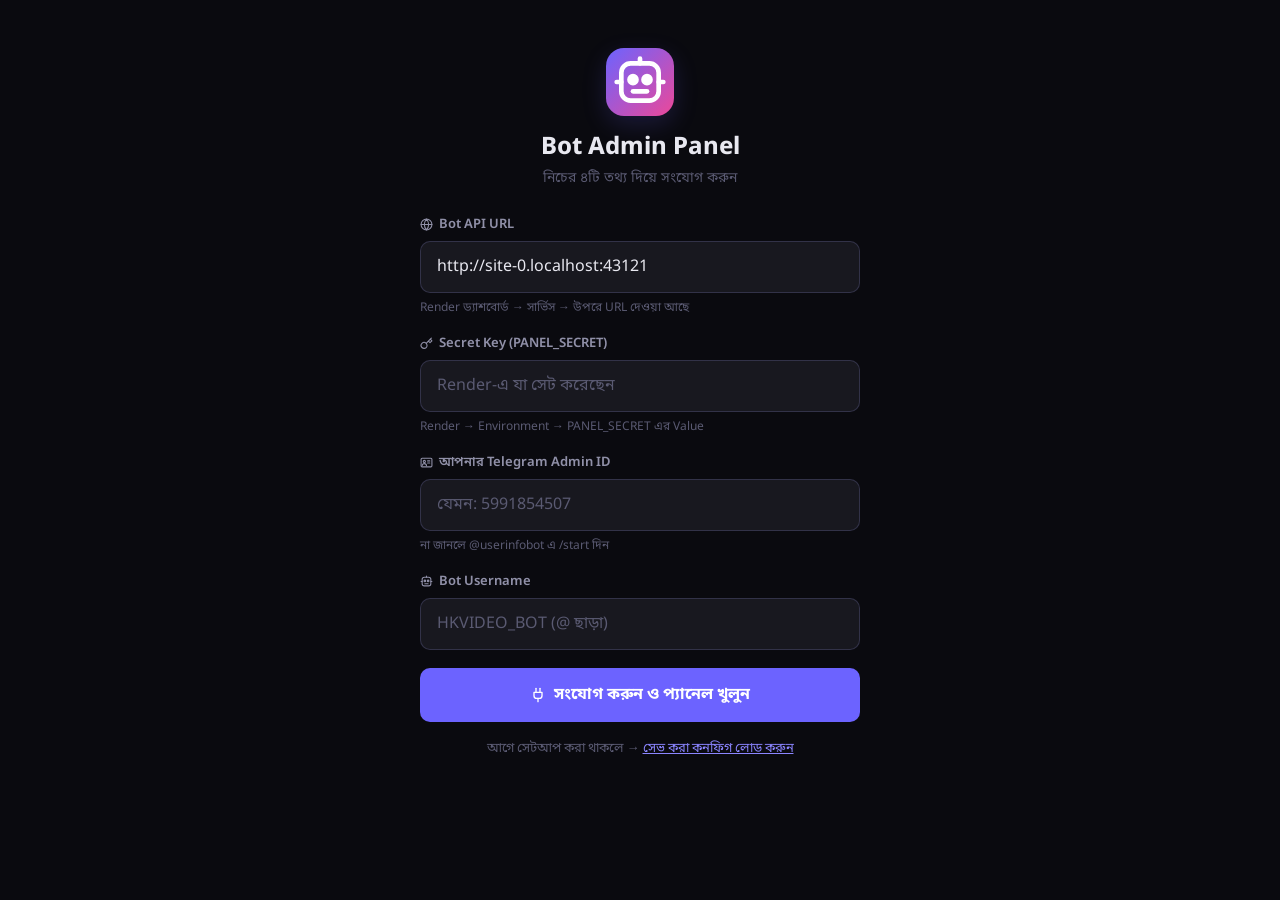
<file: Shortener bot/admin_panel.html>
<!DOCTYPE html>
<html lang="bn">
<head>
<meta charset="UTF-8">
<meta name="viewport" content="width=device-width, initial-scale=1.0, maximum-scale=1.0, user-scalable=no">
<meta name="theme-color" content="#0a0a0f">
<meta name="apple-mobile-web-app-capable" content="yes">
<title>🤖 Bot Admin Panel</title>
<style>
@import url('https://fonts.googleapis.com/css2?family=Noto+Sans+Bengali:wght@400;500;600;700&family=JetBrains+Mono:wght@400;500&display=swap');
:root{
  --bg:#0a0a0f;--bg2:#111118;--bg3:#18181f;--bg4:#1e1e28;--card:#16161e;
  --border:rgba(120,120,180,.12);--border2:rgba(120,120,180,.28);
  --accent:#6c63ff;--accent2:#8b85ff;--glow:rgba(108,99,255,.18);
  --green:#22c55e;--red:#ef4444;--yellow:#f59e0b;--cyan:#06b6d4;--pink:#ec4899;
  --text:#e8e8f0;--text2:#9090a8;--text3:#5a5a72;
  --mono:'JetBrains Mono',monospace;--sans:'Noto Sans Bengali',sans-serif;
  --r:14px;--rs:10px;
  --nav-h:68px;--top-h:56px;
}
*,*::before,*::after{box-sizing:border-box;margin:0;padding:0;-webkit-tap-highlight-color:transparent}
html{height:100%}
body{font-family:var(--sans);background:var(--bg);color:var(--text);min-height:100vh;overflow-x:hidden}

/* ══ SVG ICONS SYSTEM ══ */
.svg-ico{
  display:inline-flex;align-items:center;justify-content:center;
  vertical-align:middle;line-height:1;flex-shrink:0;
}
.svg-ico svg{
  width:1em;height:1em;fill:none;stroke:currentColor;
  stroke-width:2;stroke-linecap:round;stroke-linejoin:round;
}
.ico-xs svg{width:0.75em;height:0.75em}
.ico-sm svg{width:0.9em;height:0.9em}
.ico-md svg{width:1.15em;height:1.15em}
.ico-lg svg{width:1.35em;height:1.35em}
.ico-xl svg{width:1.75em;height:1.75em}

/* ══ SETUP SCREEN ══ */
#setup-screen{
  position:fixed;inset:0;background:var(--bg);z-index:9999;
  overflow-y:auto;padding:24px 16px 40px;
}
.setup-inner{max-width:440px;margin:0 auto}
.setup-logo{text-align:center;padding:24px 0 28px}
.setup-logo .ico{
  width:68px;height:68px;margin:0 auto 16px;border-radius:18px;
  background:linear-gradient(135deg,var(--accent),var(--pink));
  display:flex;align-items:center;justify-content:center;color:#fff;
  box-shadow:0 8px 24px var(--glow);font-size:32px;
}
.setup-logo h1{font-size:24px;font-weight:700}
.setup-logo p{font-size:14px;color:var(--text3);margin-top:5px}
.sf{margin-bottom:18px}
.sf label{display:flex;align-items:center;gap:6px;font-size:13px;font-weight:600;color:var(--text2);margin-bottom:8px}
.sf input{
  width:100%;background:var(--bg3);border:1.5px solid var(--border2);
  border-radius:var(--rs);color:var(--text);padding:14px 16px;
  font-size:16px;font-family:var(--sans);outline:none;
  transition:border .15s;-webkit-appearance:none;
}
.sf input:focus{border-color:var(--accent)}
.sf input::placeholder{color:var(--text3)}
.sf .hint{font-size:12px;color:var(--text3);margin-top:6px;line-height:1.5}
#setup-btn{
  width:100%;padding:16px;border:none;border-radius:var(--rs);
  background:var(--accent);color:#fff;font-size:16px;
  font-family:var(--sans);font-weight:700;cursor:pointer;
  display:flex;align-items:center;justify-content:center;gap:8px;
  transition:background .15s;margin-top:8px;
}
#setup-btn:active{background:var(--accent2)}
#setup-btn:disabled{background:var(--bg4);color:var(--text3)}
#setup-status{
  margin-top:14px;padding:14px 16px;border-radius:var(--rs);
  font-size:14px;text-align:center;display:none;line-height:1.5;
}
.s-ok{background:rgba(34,197,94,.12);border:1px solid rgba(34,197,94,.3);color:var(--green)}
.s-err{background:rgba(239,68,68,.12);border:1px solid rgba(239,68,68,.3);color:var(--red)}
.s-load{background:rgba(108,99,255,.12);border:1px solid rgba(108,99,255,.3);color:var(--accent2)}
.setup-link{text-align:center;margin-top:18px;font-size:13px;color:var(--text3)}
.setup-link span{color:var(--accent2);cursor:pointer;text-decoration:underline}

/* ══ TOP BAR ══ */
.topbar{
  position:fixed;top:0;left:0;right:0;height:var(--top-h);z-index:100;
  background:var(--bg2);border-bottom:1px solid var(--border);
  display:flex;align-items:center;padding:0 16px;gap:10px;
}
.topbar-menu{
  background:none;border:none;color:var(--text2);font-size:20px;
  cursor:pointer;padding:6px;border-radius:8px;display:flex;align-items:center;justify-content:center;
}
.topbar-menu:active{background:var(--bg4)}
.tb-title{font-size:17px;font-weight:700;flex:1}
.tb-dot{width:8px;height:8px;background:var(--green);border-radius:50%;animation:pulse 2s infinite;flex-shrink:0}
.tb-refresh{background:none;border:none;color:var(--text2);font-size:18px;cursor:pointer;padding:6px;border-radius:8px;display:flex;align-items:center;justify-content:center}
.tb-refresh:active{background:var(--bg4)}
@keyframes pulse{0%,100%{opacity:1}50%{opacity:.4}}

/* ══ DRAWER (slide-in menu) ══ */
.drawer-bg{position:fixed;inset:0;background:rgba(0,0,0,.6);z-index:200;display:none}
.drawer-bg.open{display:block}
.drawer{
  position:fixed;top:0;left:-280px;bottom:0;width:280px;z-index:201;
  background:var(--bg2);border-right:1px solid var(--border2);
  display:flex;flex-direction:column;transition:left .25s ease;
  overflow-y:auto;
}
.drawer.open{left:0}
.drawer-hd{
  padding:20px 18px 16px;border-bottom:1px solid var(--border);
  display:flex;align-items:center;gap:12px;
}
.drawer-logo{
  width:40px;height:40px;background:linear-gradient(135deg,var(--accent),var(--pink));
  border-radius:10px;display:flex;align-items:center;justify-content:center;font-size:20px;color:#fff;flex-shrink:0;
}
.drawer-hd h2{font-size:15px;font-weight:700}
.drawer-hd p{font-size:11px;color:var(--text3);font-family:var(--mono);margin-top:2px}
.drawer-close{margin-left:auto;background:none;border:none;color:var(--text3);font-size:20px;cursor:pointer;display:flex;align-items:center;justify-content:center}
nav{padding:10px 10px;flex:1}
.ns{font-size:10px;font-family:var(--mono);color:var(--text3);text-transform:uppercase;letter-spacing:1.2px;padding:10px 10px 4px}
.ni{
  display:flex;align-items:center;gap:12px;padding:12px 14px;
  border-radius:var(--rs);cursor:pointer;font-size:15px;color:var(--text2);
  border:none;background:none;width:100%;text-align:left;font-family:var(--sans);
  margin-bottom:2px;transition:all .15s;
}
.ni:active{background:var(--bg4)}
.ni.active{background:var(--glow);color:var(--accent2);border:1px solid rgba(108,99,255,.2)}
.ni .ico{font-size:18px;width:22px;display:flex;align-items:center;justify-content:center;flex-shrink:0}
.nbadge{margin-left:auto;background:var(--accent);color:#fff;font-size:10px;font-family:var(--mono);padding:2px 7px;border-radius:20px;font-weight:600}
.drawer-foot{padding:14px 18px;border-top:1px solid var(--border);font-size:12px;color:var(--text3);font-family:var(--mono);display:flex;align-items:center}

/* ══ BOTTOM NAV ══ */
.bottom-nav{
  position:fixed;bottom:0;left:0;right:0;height:var(--nav-h);
  background:var(--bg2);border-top:1px solid var(--border);
  display:flex;align-items:center;z-index:100;
  padding-bottom:env(safe-area-inset-bottom);
}
.bn-item{
  flex:1;display:flex;flex-direction:column;align-items:center;justify-content:center;
  gap:4px;padding:8px 4px;cursor:pointer;border:none;background:none;
  color:var(--text3);font-family:var(--sans);transition:all .15s;position:relative;
}
.bn-item.active{color:var(--accent2)}
.bn-item .bn-ico{font-size:20px;line-height:1;display:flex;align-items:center;justify-content:center}
.bn-item .bn-lbl{font-size:10px;font-weight:500}
.bn-badge{
  position:absolute;top:6px;right:calc(50% - 18px);
  background:var(--red);color:#fff;font-size:9px;font-family:var(--mono);
  padding:1px 5px;border-radius:20px;font-weight:700;min-width:16px;text-align:center;
}

/* ══ MAIN CONTENT ══ */
.main{
  padding-top:calc(var(--top-h) + 12px);
  padding-bottom:calc(var(--nav-h) + 12px);
  padding-left:16px;padding-right:16px;
  min-height:100vh;
}

/* ══ PAGES ══ */
.page{display:none}.page.active{display:block}

/* ══ STAT CARDS ══ */
.stat-grid{display:grid;grid-template-columns:1fr 1fr;gap:10px;margin-bottom:16px}
.sc{
  background:var(--card);border:1px solid var(--border);border-radius:var(--r);
  padding:16px;position:relative;overflow:hidden;transition:border-color .2s;
}
.sc:hover{border-color:var(--border2)}
.sc::before{content:'';position:absolute;top:0;left:0;right:0;height:3px}
.sc.blue::before{background:var(--accent)}.sc.green::before{background:var(--green)}
.sc.yellow::before{background:var(--yellow)}.sc.red::before{background:var(--red)}
.sc.cyan::before{background:var(--cyan)}.sc.pink::before{background:var(--pink)}
.sc-ico-wrap{
  width:36px;height:36px;border-radius:10px;
  display:inline-flex;align-items:center;justify-content:center;
  margin-bottom:10px;font-size:18px;
}
.sc.blue .sc-ico-wrap{background:rgba(108,99,255,.15);color:var(--accent2)}
.sc.green .sc-ico-wrap{background:rgba(34,197,94,.15);color:var(--green)}
.sc.yellow .sc-ico-wrap{background:rgba(245,158,11,.15);color:var(--yellow)}
.sc.cyan .sc-ico-wrap{background:rgba(6,182,212,.15);color:var(--cyan)}
.sc.red .sc-ico-wrap{background:rgba(239,68,68,.15);color:var(--red)}
.sc.pink .sc-ico-wrap{background:rgba(236,72,153,.15);color:var(--pink)}
.sc-val{font-size:24px;font-weight:700;font-family:var(--mono);line-height:1;margin-bottom:3px}
.sc-lbl{font-size:11px;color:var(--text3)}
.sc-sub{font-size:10px;color:var(--green);margin-top:4px;font-family:var(--mono);display:flex;align-items:center;gap:4px}

/* ══ CARD ══ */
.card{background:var(--card);border:1px solid var(--border);border-radius:var(--r);margin-bottom:14px}
.card-hd{
  padding:14px 16px;border-bottom:1px solid var(--border);
  display:flex;align-items:center;gap:10px;font-size:15px;color:var(--text);
}
.card-hd .svg-ico{font-size:18px;color:var(--accent2)}
.card-title{font-size:14px;font-weight:600;flex:1}
.card-body{padding:14px 16px}

/* ══ SCHEDULE ITEM ══ */
.si{
  background:var(--bg3);border:1px solid var(--border);
  border-radius:var(--rs);padding:14px;margin-bottom:10px;
}
.si-row{display:flex;align-items:center;gap:10px;margin-bottom:8px}
.si-thumb{width:40px;height:40px;border-radius:10px;background:var(--bg4);display:flex;align-items:center;justify-content:center;font-size:18px;color:var(--accent2);flex-shrink:0}
.si-info{flex:1;min-width:0}
.si-title{font-size:14px;font-weight:600;color:var(--text);margin-bottom:2px}
.si-time{font-size:11px;color:var(--text3);font-family:var(--mono);display:flex;align-items:center;gap:5px}
.si-footer{display:flex;align-items:center;justify-content:space-between;gap:8px;flex-wrap:wrap}
.si-id{font-size:11px;color:var(--text3);font-family:var(--mono);flex:1;overflow:hidden;text-overflow:ellipsis;white-space:nowrap}

/* ══ USER / CHANNEL CARD (mobile list) ══ */
.list-card{
  background:var(--bg3);border:1px solid var(--border);
  border-radius:var(--rs);padding:14px;margin-bottom:10px;
}
.list-card-row{display:flex;align-items:center;gap:10px;margin-bottom:8px}
.list-card-ico{width:40px;height:40px;border-radius:10px;background:var(--bg4);display:flex;align-items:center;justify-content:center;font-size:18px;color:var(--accent2);flex-shrink:0}
.list-card-info{flex:1;min-width:0}
.list-card-title{font-size:14px;font-weight:600;color:var(--text);margin-bottom:2px;overflow:hidden;text-overflow:ellipsis;white-space:nowrap}
.list-card-sub{font-size:11px;color:var(--text3);font-family:var(--mono)}
.list-card-actions{display:flex;gap:8px;flex-wrap:wrap;align-items:center}

/* ══ BADGE ══ */
.badge{display:inline-flex;align-items:center;gap:5px;padding:4px 10px;border-radius:20px;font-size:11px;font-weight:600;font-family:var(--mono)}
.b-g{background:rgba(34,197,94,.15);color:var(--green);border:1px solid rgba(34,197,94,.25)}
.b-y{background:rgba(245,158,11,.15);color:var(--yellow);border:1px solid rgba(245,158,11,.25)}
.b-r{background:rgba(239,68,68,.15);color:var(--red);border:1px solid rgba(239,68,68,.25)}
.b-c{background:rgba(6,182,212,.15);color:var(--cyan);border:1px solid rgba(6,182,212,.25)}
.b-p{background:rgba(108,99,255,.15);color:var(--accent2);border:1px solid rgba(108,99,255,.25)}

/* ══ BUTTONS ══ */
.btn{display:inline-flex;align-items:center;justify-content:center;gap:6px;padding:10px 18px;border-radius:var(--rs);border:none;cursor:pointer;font-size:14px;font-family:var(--sans);font-weight:600;transition:all .15s;min-height:42px}
.btn:active{opacity:.8;transform:scale(.97)}
.btn-p{background:var(--accent);color:#fff}
.btn-g{background:transparent;color:var(--text2);border:1.5px solid var(--border2)}
.btn-d{background:rgba(239,68,68,.15);color:var(--red);border:1.5px solid rgba(239,68,68,.25)}
.btn-s{background:rgba(34,197,94,.15);color:var(--green);border:1.5px solid rgba(34,197,94,.25)}
.btn-sm{padding:7px 12px;font-size:12px;min-height:34px}
.btn-full{width:100%}

/* ══ FORM ══ */
.fg{margin-bottom:18px}
.fl{display:block;font-size:13px;font-weight:600;color:var(--text2);margin-bottom:8px}
.fc{
  width:100%;background:var(--bg3);border:1.5px solid var(--border2);
  border-radius:var(--rs);color:var(--text);padding:13px 14px;
  font-size:16px;font-family:var(--sans);outline:none;
  transition:border .15s;-webkit-appearance:none;
}
.fc:focus{border-color:var(--accent)}
.fc::placeholder{color:var(--text3)}
textarea.fc{resize:vertical;min-height:90px;font-size:14px}
select.fc{cursor:pointer}
.fhint{font-size:11px;color:var(--text3);margin-top:5px;line-height:1.5}

/* ══ TOGGLE ══ */
.tgl-row{display:flex;align-items:center;gap:12px;padding:14px;background:var(--bg3);border-radius:var(--rs);margin-bottom:10px;border:1px solid var(--border)}
.tgl{position:relative;width:48px;height:28px;flex-shrink:0}
.tgl input{opacity:0;width:0;height:0}
.ts{position:absolute;inset:0;background:var(--bg4);border:1.5px solid var(--border2);border-radius:14px;cursor:pointer;transition:all .2s}
.ts::before{content:'';position:absolute;width:20px;height:20px;background:var(--text3);border-radius:50%;top:3px;left:3px;transition:all .2s}
.tgl input:checked+.ts{background:rgba(108,99,255,.25);border-color:var(--accent)}
.tgl input:checked+.ts::before{transform:translateX(20px);background:var(--accent2)}
.tgl-lbl{font-size:14px;color:var(--text);flex:1}

/* ══ MODAL (bottom sheet on mobile) ══ */
.mbg{display:none;position:fixed;inset:0;background:rgba(0,0,0,.7);z-index:300;align-items:flex-end;justify-content:center}
.mbg.open{display:flex}
.modal{
  background:var(--bg2);border:1px solid var(--border2);
  border-radius:20px 20px 0 0;width:100%;max-height:92vh;
  overflow-y:auto;animation:slideUp .25s ease;
}
@keyframes slideUp{from{transform:translateY(100%)}to{transform:translateY(0)}}
.mhd{
  padding:16px 20px 14px;border-bottom:1px solid var(--border);
  display:flex;align-items:center;position:sticky;top:0;background:var(--bg2);z-index:1;
}
.mhd::before{content:'';position:absolute;top:8px;left:50%;transform:translateX(-50%);width:40px;height:4px;background:var(--border2);border-radius:2px}
.mtitle{font-size:16px;font-weight:700;flex:1;padding-top:4px}
.mclose{background:none;border:none;color:var(--text3);font-size:24px;cursor:pointer;padding:0 0 0 10px}
.mbody{padding:18px 20px}
.mfoot{padding:14px 20px;border-top:1px solid var(--border);display:flex;gap:10px}
.mfoot .btn{flex:1}

/* ══ ALERT ══ */
.alert{padding:13px 14px;border-radius:var(--rs);font-size:13px;margin-bottom:14px;display:flex;align-items:flex-start;gap:10px;line-height:1.5}
.a-info{background:rgba(6,182,212,.1);border:1px solid rgba(6,182,212,.2);color:var(--cyan)}
.a-warn{background:rgba(245,158,11,.1);border:1px solid rgba(245,158,11,.2);color:var(--yellow)}

/* ══ SEARCH BAR ══ */
.search-bar{
  display:flex;align-items:center;background:var(--bg3);
  border:1.5px solid var(--border2);border-radius:var(--rs);
  padding:0 14px;margin-bottom:14px;gap:8px;
}
.search-bar input{
  flex:1;background:none;border:none;color:var(--text);
  padding:12px 0;font-size:15px;font-family:var(--sans);outline:none;
}
.search-bar input::placeholder{color:var(--text3)}
.search-bar .sico{color:var(--text3);font-size:16px}

/* ══ FILTER ROW ══ */
.filter-row{display:flex;gap:8px;margin-bottom:14px;overflow-x:auto;padding-bottom:4px}
.filter-row::-webkit-scrollbar{display:none}
.ftag{
  padding:8px 14px;border-radius:20px;border:1.5px solid var(--border2);
  background:transparent;color:var(--text3);font-size:13px;font-family:var(--sans);
  cursor:pointer;white-space:nowrap;transition:all .15s;
}
.ftag.active{background:var(--glow);border-color:var(--accent);color:var(--accent2)}

/* ══ TOAST ══ */
#toast{position:fixed;top:calc(var(--top-h) + 10px);left:16px;right:16px;z-index:1000;display:flex;flex-direction:column;gap:8px}
.tm{
  background:var(--bg4);border:1px solid var(--border2);border-radius:var(--rs);
  padding:13px 16px;font-size:14px;display:flex;align-items:center;gap:10px;
  animation:tmin .3s ease;box-shadow:0 4px 20px rgba(0,0,0,.4);
}
@keyframes tmin{from{opacity:0;transform:translateY(-8px)}to{opacity:1;transform:none}}

/* ══ MISC ══ */
.code{font-family:var(--mono);font-size:12px;background:var(--bg3);padding:3px 7px;border-radius:5px;color:var(--accent2)}
.empty{text-align:center;padding:40px 20px;color:var(--text3)}
.empty .eico{font-size:40px;display:block;margin-bottom:12px}
.empty p{font-size:14px;line-height:1.6}
.tag{display:inline-block;font-size:11px;font-family:var(--mono);padding:3px 8px;border-radius:5px;background:var(--bg4);color:var(--text3);border:1px solid var(--border);margin:2px}
.section-lbl{font-size:12px;font-weight:700;color:var(--text3);text-transform:uppercase;letter-spacing:1px;margin-bottom:10px;padding:0 2px}
.divider{border:none;border-top:1px solid var(--border);margin:16px 0}

/* ══ SKELETON LOADER ══ */
.skel{background:linear-gradient(90deg,var(--bg3) 25%,var(--bg4) 50%,var(--bg3) 75%);background-size:200% 100%;animation:skel 1.5s infinite;border-radius:8px}
@keyframes skel{0%{background-position:200% 0}100%{background-position:-200% 0}}

/* ══ RESPONSIVE: tablet/desktop gets sidebar back ══ */
@media(min-width:768px){
  .bottom-nav{display:none}
  .topbar-menu{display:none}
  .drawer,.drawer-bg{display:none!important}
  .sidebar-desktop{
    display:flex!important;
    position:fixed;top:0;left:0;bottom:0;width:240px;
    background:var(--bg2);border-right:1px solid var(--border);
    flex-direction:column;z-index:50;overflow-y:auto;
  }
  .main{
    margin-left:240px;
    padding-top:calc(var(--top-h) + 16px);
    padding-bottom:24px;
    padding-left:24px;padding-right:24px;
  }
  .topbar{left:240px}
  .stat-grid{grid-template-columns:repeat(3,1fr)}
  .modal{border-radius:16px;max-width:480px;margin:auto}
  .mbg{align-items:center}
}
.sidebar-desktop{display:none}
</style>
</head>
<body>

<!-- ══════════════ SETUP SCREEN ══════════════ -->
<div id="setup-screen">
  <div class="setup-inner">
    <div class="setup-logo">
      <div class="ico"><span class="svg-ico ico-xl"><svg viewBox="0 0 24 24"><path d="M12 2v2"/><rect x="4" y="4" width="16" height="16" rx="4"/><circle cx="9" cy="11" r="1.5" fill="currentColor"/><circle cx="15" cy="11" r="1.5" fill="currentColor"/><path d="M9 16h6"/><path d="M2 12h2"/><path d="M20 12h2"/></svg></span></div>
      <h1>Bot Admin Panel</h1>
      <p>নিচের ৪টি তথ্য দিয়ে সংযোগ করুন</p>
    </div>
    <div class="sf">
      <label><span class="svg-ico"><svg viewBox="0 0 24 24"><circle cx="12" cy="12" r="10"/><line x1="2" y1="12" x2="22" y2="12"/><path d="M12 2a15.3 15.3 0 0 1 4 10 15.3 15.3 0 0 1-4 10 15.3 15.3 0 0 1-4-10 15.3 15.3 0 0 1 4-10z"/></svg></span> Bot API URL</label>
      <input id="s-url" type="url" inputmode="url" placeholder="https://your-bot.onrender.com" autocomplete="off" autocorrect="off" autocapitalize="none">
      <div class="hint">Render ড্যাশবোর্ড → সার্ভিস → উপরে URL দেওয়া আছে</div>
    </div>
    <div class="sf">
      <label><span class="svg-ico"><svg viewBox="0 0 24 24"><path d="m21 2-2 2m-7.61 7.61a5.5 5.5 0 1 1-7.778 7.778 5.5 5.5 0 0 1 7.777-7.777zm0 0L15.5 7.5m0 0 3 3L22 7l-3-3m-3.5 3.5L19 4"/></svg></span> Secret Key (PANEL_SECRET)</label>
      <input id="s-key" type="password" placeholder="Render-এ যা সেট করেছেন" autocomplete="off">
      <div class="hint">Render → Environment → PANEL_SECRET এর Value</div>
    </div>
    <div class="sf">
      <label><span class="svg-ico"><svg viewBox="0 0 24 24"><rect x="2" y="4" width="20" height="16" rx="2"/><circle cx="8" cy="10" r="2"/><line x1="14" y1="9" x2="18" y2="9"/><line x1="14" y1="13" x2="18" y2="13"/><path d="M4 18c0-2.2 1.8-4 4-4s4 1.8 4 4"/></svg></span> আপনার Telegram Admin ID</label>
      <input id="s-admin" type="tel" inputmode="numeric" placeholder="যেমন: 5991854507">
      <div class="hint">না জানলে @userinfobot এ /start দিন</div>
    </div>
    <div class="sf">
      <label><span class="svg-ico"><svg viewBox="0 0 24 24"><path d="M12 2v2"/><rect x="4" y="4" width="16" height="16" rx="4"/><circle cx="9" cy="11" r="1.5" fill="currentColor"/><circle cx="15" cy="11" r="1.5" fill="currentColor"/><path d="M9 16h6"/><path d="M2 12h2"/><path d="M20 12h2"/></svg></span> Bot Username</label>
      <input id="s-user" type="text" placeholder="HKVIDEO_BOT (@ ছাড়া)" autocorrect="off" autocapitalize="none">
    </div>
    <div id="setup-status"></div>
    <button id="setup-btn" onclick="doSetup()"><span class="svg-ico"><svg viewBox="0 0 24 24"><path d="M12 22v-5"/><path d="M9 8V2"/><path d="M15 8V2"/><path d="M18 8v5a4 4 0 0 1-4 4h-4a4 4 0 0 1-4-4V8z"/></svg></span> সংযোগ করুন ও প্যানেল খুলুন</button>
    <div class="setup-link">আগে সেটআপ করা থাকলে → <span onclick="autoLoad()">সেভ করা কনফিগ লোড করুন</span></div>
  </div>
</div>

<!-- ══════════════ DESKTOP SIDEBAR ══════════════ -->
<aside class="sidebar-desktop">
  <div style="padding:20px 18px 14px;border-bottom:1px solid var(--border)">
    <div style="width:38px;height:38px;background:linear-gradient(135deg,var(--accent),var(--pink));border-radius:10px;display:flex;align-items:center;justify-content:center;color:#fff;font-size:18px;margin-bottom:10px"><span class="svg-ico"><svg viewBox="0 0 24 24"><path d="M12 2v2"/><rect x="4" y="4" width="16" height="16" rx="4"/><circle cx="9" cy="11" r="1.5" fill="currentColor"/><circle cx="15" cy="11" r="1.5" fill="currentColor"/><path d="M9 16h6"/><path d="M2 12h2"/><path d="M20 12h2"/></svg></span></div>
    <div style="font-size:15px;font-weight:700">Bot Admin Panel</div>
    <div style="font-size:11px;color:var(--text3);font-family:var(--mono);margin-top:2px">Premium File Share v6.0</div>
  </div>
  <nav style="padding:10px">
    <div class="ns">মেইন</div>
    <button class="ni active" onclick="go('dashboard',this)"><span class="ico"><span class="svg-ico"><svg viewBox="0 0 24 24"><rect x="3" y="3" width="7" height="9" rx="1"/><rect x="14" y="3" width="7" height="5" rx="1"/><rect x="14" y="12" width="7" height="9" rx="1"/><rect x="3" y="16" width="7" height="5" rx="1"/></svg></span></span>ড্যাশবোর্ড</button>
    <button class="ni" onclick="go('scheduled',this)"><span class="ico"><span class="svg-ico"><svg viewBox="0 0 24 24"><circle cx="12" cy="12" r="10"/><polyline points="12 6 12 12 16 14"/></svg></span></span>সিডিউল পোস্ট<span class="nbadge" id="sb-badge-d">0</span></button>
    <button class="ni" onclick="go('categories',this)"><span class="ico"><span class="svg-ico"><svg viewBox="0 0 24 24"><path d="M22 19a2 2 0 0 1-2 2H4a2 2 0 0 1-2-2V5a2 2 0 0 1 2-2h5l2 3h9a2 2 0 0 1 2 2z"/></svg></span></span>ক্যাটাগরি</button>
    <div class="ns">ম্যানেজমেন্ট</div>
    <button class="ni" onclick="go('channels',this)"><span class="ico"><span class="svg-ico"><svg viewBox="0 0 24 24"><path d="M4.9 19.1C1 15.2 1 8.8 4.9 4.9"/><path d="M7.8 16.2c-2.3-2.3-2.3-6.1 0-8.5"/><circle cx="12" cy="12" r="2"/><path d="M16.2 7.8c2.3 2.3 2.3 6.1 0 8.5"/><path d="M19.1 4.9C23 8.8 23 15.1 19.1 19"/></svg></span></span>চ্যানেল</button>
    <button class="ni" onclick="go('admins',this)"><span class="ico"><span class="svg-ico"><svg viewBox="0 0 24 24"><path d="m2 4 3 12h14l3-12-6 7-4-7-4 7-6-7zm3 16h14"/></svg></span></span>এডমিন</button>
    <button class="ni" onclick="go('users',this)"><span class="ico"><span class="svg-ico"><svg viewBox="0 0 24 24"><path d="M16 21v-2a4 4 0 0 0-4-4H6a4 4 0 0 0-4 4v2"/><circle cx="9" cy="7" r="4"/><path d="M22 21v-2a4 4 0 0 0-3-3.87"/><path d="M16 3.13a4 4 0 0 1 0 7.75"/></svg></span></span>ইউজার</button>
    <button class="ni" onclick="go('files',this)"><span class="ico"><span class="svg-ico"><svg viewBox="0 0 24 24"><path d="M15.5 2H8.6c-.4 0-.8.2-1.1.5-.3.3-.5.7-.5 1.1v12.8c0 .4.2.8.5 1.1.3.3.7.5 1.1.5h9.8c.4 0 .8-.2 1.1-.5.3-.3.5-.7.5-1.1V6.5L15.5 2z"/><path d="M3 7.6v12.8c0 .4.2.8.5 1.1.3.3.7.5 1.1.5h9.8"/><polyline points="15 2 15 7 20 7"/></svg></span></span>ফাইল</button>
    <div class="ns">সিস্টেম</div>
    <button class="ni" onclick="go('settings',this)"><span class="ico"><span class="svg-ico"><svg viewBox="0 0 24 24"><path d="M12.22 2h-.44a2 2 0 0 0-2 2v.18a2 2 0 0 1-1 1.73l-.43.25a2 2 0 0 1-2 0l-.15-.08a2 2 0 0 0-2.73.73l-.22.38a2 2 0 0 0 .73 2.73l.15.1a2 2 0 0 1 1 1.72v.51a2 2 0 0 1-1 1.74l-.15.09a2 2 0 0 0-.73 2.73l.22.38a2 2 0 0 0 2.73.73l.15-.08a2 2 0 0 1 2 0l.43.25a2 2 0 0 1 1 1.73V20a2 2 0 0 0 2 2h.44a2 2 0 0 0 2-2v-.18a2 2 0 0 1 1-1.73l.43-.25a2 2 0 0 1 2 0l.15.08a2 2 0 0 0 2.73-.73l.22-.39a2 2 0 0 0-.73-2.73l-.15-.08a2 2 0 0 1-1-1.74v-.5a2 2 0 0 1 1-1.74l.15-.09a2 2 0 0 0 .73-2.73l-.22-.38a2 2 0 0 0-2.73-.73l-.15.08a2 2 0 0 1-2 0l-.43-.25a2 2 0 0 1-1-1.73V4a2 2 0 0 0-2-2z"/><circle cx="12" cy="12" r="3"/></svg></span></span>বট সেটিংস</button>
    <button class="ni" onclick="go('forcesub',this)"><span class="ico"><span class="svg-ico"><svg viewBox="0 0 24 24"><rect x="3" y="11" width="18" height="11" rx="2" ry="2"/><path d="M7 11V7a5 5 0 0 1 10 0v4"/></svg></span></span>Force Subscribe</button>
    <button class="ni" onclick="resetCFG()"><span class="ico"><span class="svg-ico"><svg viewBox="0 0 24 24"><path d="M14.7 6.3a1 1 0 0 0 0 1.4l1.6 1.6a1 1 0 0 0 1.4 0l3.77-3.77a6 6 0 0 1-7.94 7.94l-6.91 6.91a2.12 2.12 0 0 1-3-3l6.91-6.91a6 6 0 0 1 7.94-7.94l-3.76 3.76z"/></svg></span></span>পুনরায় সেটআপ</button>
  </nav>
  <div style="padding:14px 18px;border-top:1px solid var(--border);font-size:12px;color:var(--text3);font-family:var(--mono);display:flex;align-items:center">
    <span class="tb-dot" style="display:inline-block;margin-right:8px"></span>সংযুক্ত
  </div>
</aside>

<!-- ══════════════ TOP BAR ══════════════ -->
<div class="topbar">
  <button class="topbar-menu" onclick="openDrawer()" title="মেনু"><span class="svg-ico"><svg viewBox="0 0 24 24"><line x1="3" y1="12" x2="21" y2="12"/><line x1="3" y1="6" x2="21" y2="6"/><line x1="3" y1="18" x2="21" y2="18"/></svg></span></button>
  <div class="tb-title" id="pg-title">ড্যাশবোর্ড</div>
  <span class="tb-dot"></span>
  <button class="tb-refresh" onclick="refresh()" title="রিফ্রেশ"><span class="svg-ico"><svg viewBox="0 0 24 24"><path d="M3 12a9 9 0 0 1 9-9 9.75 9.75 0 0 1 6.74 2.74L21 8"/><path d="M21 3v5h-5"/><path d="M21 12a9 9 0 0 1-9 9 9.75 9.75 0 0 1-6.74-2.74L3 16"/><path d="M8 16H3v5"/></svg></span></button>
</div>

<!-- ══════════════ DRAWER ══════════════ -->
<div class="drawer-bg" id="drawer-bg" onclick="closeDrawer()"></div>
<div class="drawer" id="drawer">
  <div class="drawer-hd">
    <div class="drawer-logo"><span class="svg-ico"><svg viewBox="0 0 24 24"><path d="M12 2v2"/><rect x="4" y="4" width="16" height="16" rx="4"/><circle cx="9" cy="11" r="1.5" fill="currentColor"/><circle cx="15" cy="11" r="1.5" fill="currentColor"/><path d="M9 16h6"/><path d="M2 12h2"/><path d="M20 12h2"/></svg></span></div>
    <div><div style="font-size:15px;font-weight:700">Bot Admin Panel</div><div style="font-size:11px;color:var(--text3);font-family:var(--mono);margin-top:2px">Premium File Share v6.0</div></div>
    <button class="drawer-close" onclick="closeDrawer()"><span class="svg-ico"><svg viewBox="0 0 24 24"><line x1="18" y1="6" x2="6" y2="18"/><line x1="6" y1="6" x2="18" y2="18"/></svg></span></button>
  </div>
  <nav>
    <div class="ns">মেইন</div>
    <button class="ni active" onclick="go('dashboard',this);closeDrawer()"><span class="ico"><span class="svg-ico"><svg viewBox="0 0 24 24"><rect x="3" y="3" width="7" height="9" rx="1"/><rect x="14" y="3" width="7" height="5" rx="1"/><rect x="14" y="12" width="7" height="9" rx="1"/><rect x="3" y="16" width="7" height="5" rx="1"/></svg></span></span>ড্যাশবোর্ড</button>
    <button class="ni" onclick="go('scheduled',this);closeDrawer()"><span class="ico"><span class="svg-ico"><svg viewBox="0 0 24 24"><circle cx="12" cy="12" r="10"/><polyline points="12 6 12 12 16 14"/></svg></span></span>সিডিউল পোস্ট<span class="nbadge" id="sb-badge">0</span></button>
    <button class="ni" onclick="go('categories',this);closeDrawer()"><span class="ico"><span class="svg-ico"><svg viewBox="0 0 24 24"><path d="M22 19a2 2 0 0 1-2 2H4a2 2 0 0 1-2-2V5a2 2 0 0 1 2-2h5l2 3h9a2 2 0 0 1 2 2z"/></svg></span></span>ক্যাটাগরি</button>
    <div class="ns">ম্যানেজমেন্ট</div>
    <button class="ni" onclick="go('channels',this);closeDrawer()"><span class="ico"><span class="svg-ico"><svg viewBox="0 0 24 24"><path d="M4.9 19.1C1 15.2 1 8.8 4.9 4.9"/><path d="M7.8 16.2c-2.3-2.3-2.3-6.1 0-8.5"/><circle cx="12" cy="12" r="2"/><path d="M16.2 7.8c2.3 2.3 2.3 6.1 0 8.5"/><path d="M19.1 4.9C23 8.8 23 15.1 19.1 19"/></svg></span></span>চ্যানেল</button>
    <button class="ni" onclick="go('admins',this);closeDrawer()"><span class="ico"><span class="svg-ico"><svg viewBox="0 0 24 24"><path d="m2 4 3 12h14l3-12-6 7-4-7-4 7-6-7zm3 16h14"/></svg></span></span>এডমিন</button>
    <button class="ni" onclick="go('users',this);closeDrawer()"><span class="ico"><span class="svg-ico"><svg viewBox="0 0 24 24"><path d="M16 21v-2a4 4 0 0 0-4-4H6a4 4 0 0 0-4 4v2"/><circle cx="9" cy="7" r="4"/><path d="M22 21v-2a4 4 0 0 0-3-3.87"/><path d="M16 3.13a4 4 0 0 1 0 7.75"/></svg></span></span>ইউজার</button>
    <button class="ni" onclick="go('files',this);closeDrawer()"><span class="ico"><span class="svg-ico"><svg viewBox="0 0 24 24"><path d="M15.5 2H8.6c-.4 0-.8.2-1.1.5-.3.3-.5.7-.5 1.1v12.8c0 .4.2.8.5 1.1.3.3.7.5 1.1.5h9.8c.4 0 .8-.2 1.1-.5.3-.3.5-.7.5-1.1V6.5L15.5 2z"/><path d="M3 7.6v12.8c0 .4.2.8.5 1.1.3.3.7.5 1.1.5h9.8"/><polyline points="15 2 15 7 20 7"/></svg></span></span>ফাইল</button>
    <div class="ns">সিস্টেম</div>
    <button class="ni" onclick="go('settings',this);closeDrawer()"><span class="ico"><span class="svg-ico"><svg viewBox="0 0 24 24"><path d="M12.22 2h-.44a2 2 0 0 0-2 2v.18a2 2 0 0 1-1 1.73l-.43.25a2 2 0 0 1-2 0l-.15-.08a2 2 0 0 0-2.73.73l-.22.38a2 2 0 0 0 .73 2.73l.15.1a2 2 0 0 1 1 1.72v.51a2 2 0 0 1-1 1.74l-.15.09a2 2 0 0 0-.73 2.73l.22.38a2 2 0 0 0 2.73.73l.15-.08a2 2 0 0 1 2 0l.43.25a2 2 0 0 1 1 1.73V20a2 2 0 0 0 2 2h.44a2 2 0 0 0 2-2v-.18a2 2 0 0 1 1-1.73l.43-.25a2 2 0 0 1 2 0l.15.08a2 2 0 0 0 2.73-.73l.22-.39a2 2 0 0 0-.73-2.73l-.15-.08a2 2 0 0 1-1-1.74v-.5a2 2 0 0 1 1-1.74l.15-.09a2 2 0 0 0 .73-2.73l-.22-.38a2 2 0 0 0-2.73-.73l-.15.08a2 2 0 0 1-2 0l-.43-.25a2 2 0 0 1-1-1.73V4a2 2 0 0 0-2-2z"/><circle cx="12" cy="12" r="3"/></svg></span></span>বট সেটিংস</button>
    <button class="ni" onclick="go('forcesub',this);closeDrawer()"><span class="ico"><span class="svg-ico"><svg viewBox="0 0 24 24"><rect x="3" y="11" width="18" height="11" rx="2" ry="2"/><path d="M7 11V7a5 5 0 0 1 10 0v4"/></svg></span></span>Force Subscribe</button>
    <button class="ni" onclick="resetCFG()"><span class="ico"><span class="svg-ico"><svg viewBox="0 0 24 24"><path d="M14.7 6.3a1 1 0 0 0 0 1.4l1.6 1.6a1 1 0 0 0 1.4 0l3.77-3.77a6 6 0 0 1-7.94 7.94l-6.91 6.91a2.12 2.12 0 0 1-3-3l6.91-6.91a6 6 0 0 1 7.94-7.94l-3.76 3.76z"/></svg></span></span>পুনরায় সেটআপ</button>
  </nav>
  <div class="drawer-foot"><span class="tb-dot" style="display:inline-block;margin-right:8px"></span>সংযুক্ত: <span id="conn-url" style="color:var(--text2)"></span></div>
</div>

<!-- ══════════════ MAIN CONTENT ══════════════ -->
<div class="main">

  <!-- DASHBOARD -->
  <div class="page active" id="page-dashboard">
    <div class="stat-grid">
      <div class="sc blue"><div class="sc-ico-wrap"><span class="svg-ico ico-lg"><svg viewBox="0 0 24 24"><path d="M16 21v-2a4 4 0 0 0-4-4H6a4 4 0 0 0-4 4v2"/><circle cx="9" cy="7" r="4"/><path d="M22 21v-2a4 4 0 0 0-3-3.87"/><path d="M16 3.13a4 4 0 0 1 0 7.75"/></svg></span></div><div class="sc-val" id="sv-users">—</div><div class="sc-lbl">মোট ইউজার</div><div class="sc-sub" id="sv-active"></div></div>
      <div class="sc green"><div class="sc-ico-wrap"><span class="svg-ico ico-lg"><svg viewBox="0 0 24 24"><path d="M15.5 2H8.6c-.4 0-.8.2-1.1.5-.3.3-.5.7-.5 1.1v12.8c0 .4.2.8.5 1.1.3.3.7.5 1.1.5h9.8c.4 0 .8-.2 1.1-.5.3-.3.5-.7.5-1.1V6.5L15.5 2z"/><path d="M3 7.6v12.8c0 .4.2.8.5 1.1.3.3.7.5 1.1.5h9.8"/><polyline points="15 2 15 7 20 7"/></svg></span></div><div class="sc-val" id="sv-files">—</div><div class="sc-lbl">মোট ফাইল</div><div class="sc-sub" id="sv-ul"></div></div>
      <div class="sc yellow"><div class="sc-ico-wrap"><span class="svg-ico ico-lg"><svg viewBox="0 0 24 24"><path d="M21 15v4a2 2 0 0 1-2 2H5a2 2 0 0 1-2-2v-4"/><polyline points="7 10 12 15 17 10"/><line x1="12" y1="15" x2="12" y2="3"/></svg></span></div><div class="sc-val" id="sv-dl">—</div><div class="sc-lbl">ডাউনলোড আজ</div></div>
      <div class="sc cyan"><div class="sc-ico-wrap"><span class="svg-ico ico-lg"><svg viewBox="0 0 24 24"><path d="m2 4 3 12h14l3-12-6 7-4-7-4 7-6-7zm3 16h14"/></svg></span></div><div class="sc-val" id="sv-adm">—</div><div class="sc-lbl">মোট এডমিন</div></div>
      <div class="sc red"><div class="sc-ico-wrap"><span class="svg-ico ico-lg"><svg viewBox="0 0 24 24"><circle cx="12" cy="12" r="10"/><line x1="4.93" y1="4.93" x2="19.07" y2="19.07"/></svg></span></div><div class="sc-val" id="sv-ban">—</div><div class="sc-lbl">ব্যানড ইউজার</div></div>
      <div class="sc pink"><div class="sc-ico-wrap"><span class="svg-ico ico-lg"><svg viewBox="0 0 24 24"><circle cx="12" cy="12" r="10"/><polyline points="12 6 12 12 16 14"/></svg></span></div><div class="sc-val" id="sv-sched">—</div><div class="sc-lbl">পেন্ডিং সিডিউল</div></div>
    </div>
    <div class="card">
      <div class="card-hd"><span class="svg-ico"><svg viewBox="0 0 24 24"><circle cx="12" cy="12" r="10"/><polyline points="12 6 12 12 16 14"/></svg></span><div class="card-title">আসন্ন সিডিউল পোস্ট</div><button class="btn btn-sm btn-p" onclick="go('scheduled',null)">সব →</button></div>
      <div class="card-body" id="d-upcoming"><div class="empty"><span class="svg-ico ico-xl"><svg viewBox="0 0 24 24"><polyline points="22 12 16 12 14 15 10 15 8 12 2 12"/><path d="M5.45 5.11 2 12v6a2 2 0 0 0 2 2h16a2 2 0 0 0 2-2v-6l-3.45-6.89A2 2 0 0 0 16.76 4H7.24a2 2 0 0 0-1.79 1.11z"/></svg></span><p>লোড হচ্ছে…</p></div></div>
    </div>
    <div class="card">
      <div class="card-hd"><span class="svg-ico"><svg viewBox="0 0 24 24"><path d="M4.9 19.1C1 15.2 1 8.8 4.9 4.9"/><path d="M7.8 16.2c-2.3-2.3-2.3-6.1 0-8.5"/><circle cx="12" cy="12" r="2"/><path d="M16.2 7.8c2.3 2.3 2.3 6.1 0 8.5"/><path d="M19.1 4.9C23 8.8 23 15.1 19.1 19"/></svg></span><div class="card-title">সক্রিয় চ্যানেল</div><button class="btn btn-sm btn-p" onclick="go('channels',null)">সব →</button></div>
      <div class="card-body" id="d-channels"><div class="empty"><span class="svg-ico ico-xl"><svg viewBox="0 0 24 24"><path d="M4.9 19.1C1 15.2 1 8.8 4.9 4.9"/><path d="M7.8 16.2c-2.3-2.3-2.3-6.1 0-8.5"/><circle cx="12" cy="12" r="2"/><path d="M16.2 7.8c2.3 2.3 2.3 6.1 0 8.5"/><path d="M19.1 4.9C23 8.8 23 15.1 19.1 19"/></svg></span><p>লোড হচ্ছে…</p></div></div>
    </div>
  </div>

  <!-- SCHEDULED -->
  <div class="page" id="page-scheduled">
    <!-- Top Summary Counter Row -->
    <div style="display:grid;grid-template-columns:repeat(auto-fit,minmax(140px,1fr));gap:10px;margin-bottom:14px;">
      <div class="card" style="padding:12px;cursor:pointer;border-left:4px solid var(--warn);" onclick="filterSchedByTab('unscheduled')">
        <div style="font-size:12px;color:var(--text3);font-weight:600;display:flex;align-items:center;gap:5px"><span class="svg-ico" style="color:var(--warn)"><svg viewBox="0 0 24 24"><path d="M5 22h14"/><path d="M5 2h14"/><path d="M17 22v-4.172a2 2 0 0 0-.586-1.414L12 12l-4.414 4.414A2 2 0 0 0 7 17.828V22"/><path d="M7 2v4.172a2 2 0 0 0 .586 1.414L12 12l4.414-4.414A2 2 0 0 0 17 6.172V2"/></svg></span> টাইম সেট বাকি</div>
        <div style="font-size:22px;font-weight:700;color:var(--warn);margin-top:4px;" id="cnt-unscheduled">0</div>
        <div style="font-size:11px;color:var(--text3);">বটের ড্রাফট কিউ</div>
      </div>
      <div class="card" style="padding:12px;cursor:pointer;border-left:4px solid var(--accent);" onclick="filterSchedByTab('timed')">
        <div style="font-size:12px;color:var(--text3);font-weight:600;display:flex;align-items:center;gap:5px"><span class="svg-ico" style="color:var(--accent2)"><svg viewBox="0 0 24 24"><circle cx="12" cy="12" r="10"/><polyline points="12 6 12 12 16 14"/></svg></span> টাইম সেট করা</div>
        <div style="font-size:22px;font-weight:700;color:var(--accent2);margin-top:4px;" id="cnt-timed">0</div>
        <div style="font-size:11px;color:var(--text3);">রেডি সিডিউল পোস্ট</div>
      </div>
      <div class="card" style="padding:12px;cursor:pointer;border-left:4px solid var(--success);" onclick="filterSchedByTab('done')">
        <div style="font-size:12px;color:var(--text3);font-weight:600;display:flex;align-items:center;gap:5px"><span class="svg-ico" style="color:var(--green)"><svg viewBox="0 0 24 24"><path d="M22 11.08V12a10 10 0 1 1-5.93-9.14"/><polyline points="22 4 12 14.01 9 11.01"/></svg></span> সম্পন্ন</div>
        <div style="font-size:22px;font-weight:700;color:var(--success);margin-top:4px;" id="cnt-done">0</div>
        <div style="font-size:11px;color:var(--text3);">পোস্ট হয়ে গেছে</div>
      </div>
    </div>

    <!-- Filter Buttons Row -->
    <div class="filter-row" id="sched-filters">
      <button class="ftag active" id="tab-unscheduled" onclick="filterSched('unscheduled',this)"><span class="svg-ico ico-sm"><svg viewBox="0 0 24 24"><path d="M5 22h14"/><path d="M5 2h14"/><path d="M17 22v-4.172a2 2 0 0 0-.586-1.414L12 12l-4.414 4.414A2 2 0 0 0 7 17.828V22"/><path d="M7 2v4.172a2 2 0 0 0 .586 1.414L12 12l4.414-4.414A2 2 0 0 0 17 6.172V2"/></svg></span> টাইম সেট বাকি (<span id="tag-cnt-unscheduled">0</span>)</button>
      <button class="ftag" id="tab-timed" onclick="filterSched('timed',this)"><span class="svg-ico ico-sm"><svg viewBox="0 0 24 24"><circle cx="12" cy="12" r="10"/><polyline points="12 6 12 12 16 14"/></svg></span> টাইম সেট করা (<span id="tag-cnt-timed">0</span>)</button>
      <button class="ftag" id="tab-pending" onclick="filterSched('pending',this)"><span class="svg-ico ico-sm"><svg viewBox="0 0 24 24"><path d="M16 4h2a2 2 0 0 1 2 2v14a2 2 0 0 1-2 2H6a2 2 0 0 1-2-2V6a2 2 0 0 1 2-2h2"/><rect x="8" y="2" width="8" height="4" rx="1" ry="1"/></svg></span> সব পেন্ডিং</button>
      <button class="ftag" id="tab-done" onclick="filterSched('done',this)"><span class="svg-ico ico-sm"><svg viewBox="0 0 24 24"><path d="M22 11.08V12a10 10 0 1 1-5.93-9.14"/><polyline points="22 4 12 14.01 9 11.01"/></svg></span> সম্পন্ন</button>
      <button class="ftag" id="tab-error" onclick="filterSched('error',this)"><span class="svg-ico ico-sm"><svg viewBox="0 0 24 24"><circle cx="12" cy="12" r="10"/><line x1="15" y1="9" x2="9" y2="15"/><line x1="9" y1="9" x2="15" y2="15"/></svg></span> ব্যর্থ</button>
      <button class="ftag" id="tab-all" onclick="filterSched('all',this)"><span class="svg-ico ico-sm"><svg viewBox="0 0 24 24"><circle cx="12" cy="12" r="10"/><line x1="2" y1="12" x2="22" y2="12"/><path d="M12 2a15.3 15.3 0 0 1 4 10 15.3 15.3 0 0 1-4 10 15.3 15.3 0 0 1-4-10 15.3 15.3 0 0 1 4-10z"/></svg></span> সব পোস্ট</button>
    </div>

    <div class="bulk-bar" style="display:flex;align-items:center;gap:10px;margin-bottom:12px;flex-wrap:wrap;background:var(--bg3);padding:10px 14px;border-radius:var(--rs);border:1px solid var(--border2)">
      <label style="display:flex;align-items:center;gap:8px;cursor:pointer;font-size:14px;font-weight:600">
        <input type="checkbox" id="chk-select-all" onchange="toggleSelectAllSched(this.checked)">
        <span>সব সিলেক্ট করুন</span>
      </label>
      <span id="bulk-count-lbl" style="font-size:12px;color:var(--text3);margin-left:auto">(0টি সিলেক্টেড)</span>
      <button class="btn btn-p btn-sm" onclick="openBulkIntervalModal()"><span class="svg-ico"><svg viewBox="0 0 24 24"><polygon points="13 2 3 14 12 14 11 22 21 10 12 10 13 2"/></svg></span> বাল্ক ইনটারভাল সিডিউল</button>
      <button class="btn btn-d btn-sm" onclick="bulkDeleteSched()"><span class="svg-ico"><svg viewBox="0 0 24 24"><polyline points="3 6 5 6 21 6"/><path d="M19 6v14a2 2 0 0 1-2 2H7a2 2 0 0 1-2-2V6m3 0V4a2 2 0 0 1 2-2h4a2 2 0 0 1 2 2v2"/></svg></span> সিলেক্টেড ডিলিট</button>
    </div>
    <div id="sched-list"><div class="empty"><span class="svg-ico ico-xl"><svg viewBox="0 0 24 24"><circle cx="12" cy="12" r="10"/><polyline points="12 6 12 12 16 14"/></svg></span><p>লোড হচ্ছে…</p></div></div>
  </div>

  <!-- CATEGORIES -->
  <div class="page" id="page-categories">
    <button class="btn btn-p btn-full" style="margin-bottom:14px" onclick="openM('m-cat')"><span class="svg-ico"><svg viewBox="0 0 24 24"><line x1="12" y1="5" x2="12" y2="19"/><line x1="5" y1="12" x2="19" y2="12"/></svg></span> নতুন ক্যাটাগরি তৈরি করুন</button>
    <div id="cat-list"><div class="empty"><span class="svg-ico ico-xl"><svg viewBox="0 0 24 24"><path d="M22 19a2 2 0 0 1-2 2H4a2 2 0 0 1-2-2V5a2 2 0 0 1 2-2h5l2 3h9a2 2 0 0 1 2 2z"/></svg></span><p>লোড হচ্ছে…</p></div></div>
  </div>

  <!-- CHANNELS -->
  <div class="page" id="page-channels">
    <button class="btn btn-p btn-full" style="margin-bottom:14px" onclick="openM('m-ch')"><span class="svg-ico"><svg viewBox="0 0 24 24"><line x1="12" y1="5" x2="12" y2="19"/><line x1="5" y1="12" x2="19" y2="12"/></svg></span> নতুন চ্যানেল যোগ করুন</button>
    <div id="ch-list"><div class="empty"><span class="svg-ico ico-xl"><svg viewBox="0 0 24 24"><path d="M4.9 19.1C1 15.2 1 8.8 4.9 4.9"/><path d="M7.8 16.2c-2.3-2.3-2.3-6.1 0-8.5"/><circle cx="12" cy="12" r="2"/><path d="M16.2 7.8c2.3 2.3 2.3 6.1 0 8.5"/><path d="M19.1 4.9C23 8.8 23 15.1 19.1 19"/></svg></span><p>লোড হচ্ছে…</p></div></div>
  </div>

  <!-- ADMINS -->
  <div class="page" id="page-admins">
    <button class="btn btn-p btn-full" style="margin-bottom:14px" onclick="openM('m-admin')"><span class="svg-ico"><svg viewBox="0 0 24 24"><line x1="12" y1="5" x2="12" y2="19"/><line x1="5" y1="12" x2="19" y2="12"/></svg></span> নতুন এডমিন যোগ করুন</button>
    <div id="adm-list"><div class="empty"><span class="svg-ico ico-xl"><svg viewBox="0 0 24 24"><path d="m2 4 3 12h14l3-12-6 7-4-7-4 7-6-7zm3 16h14"/></svg></span><p>লোড হচ্ছে…</p></div></div>
  </div>

  <!-- USERS -->
  <div class="page" id="page-users">
    <div class="search-bar">
      <span class="sico"><span class="svg-ico"><svg viewBox="0 0 24 24"><circle cx="11" cy="11" r="8"/><line x1="21" y1="21" x2="16.65" y2="16.65"/></svg></span></span>
      <input type="search" inputmode="numeric" placeholder="Chat ID দিয়ে খুঁজুন…" oninput="searchU(this.value)">
    </div>
    <div id="usr-list"><div class="empty"><span class="svg-ico ico-xl"><svg viewBox="0 0 24 24"><path d="M16 21v-2a4 4 0 0 0-4-4H6a4 4 0 0 0-4 4v2"/><circle cx="9" cy="7" r="4"/><path d="M22 21v-2a4 4 0 0 0-3-3.87"/><path d="M16 3.13a4 4 0 0 1 0 7.75"/></svg></span><p>লোড হচ্ছে…</p></div></div>
  </div>

  <!-- FILES -->
  <div class="page" id="page-files">
    <div class="search-bar">
      <span class="sico"><span class="svg-ico"><svg viewBox="0 0 24 24"><circle cx="11" cy="11" r="8"/><line x1="21" y1="21" x2="16.65" y2="16.65"/></svg></span></span>
      <input type="search" placeholder="File Key দিয়ে খুঁজুন…" oninput="searchF(this.value)">
    </div>
    <div id="file-list"><div class="empty"><span class="svg-ico ico-xl"><svg viewBox="0 0 24 24"><path d="M15.5 2H8.6c-.4 0-.8.2-1.1.5-.3.3-.5.7-.5 1.1v12.8c0 .4.2.8.5 1.1.3.3.7.5 1.1.5h9.8c.4 0 .8-.2 1.1-.5.3-.3.5-.7.5-1.1V6.5L15.5 2z"/><path d="M3 7.6v12.8c0 .4.2.8.5 1.1.3.3.7.5 1.1.5h9.8"/><polyline points="15 2 15 7 20 7"/></svg></span><p>লোড হচ্ছে…</p></div></div>
  </div>

  <!-- SETTINGS -->
  <div class="page" id="page-settings">
    <div class="section-lbl">সাধারণ সেটিংস</div>
    <div class="tgl-row"><div class="tgl-lbl"><span class="svg-ico" style="margin-right:6px;color:var(--accent2)"><svg viewBox="0 0 24 24"><rect x="3" y="11" width="18" height="11" rx="2" ry="2"/><path d="M7 11V7a5 5 0 0 1 10 0v4"/></svg></span> Protect Content (ফরওয়ার্ড বন্ধ)</div><label class="tgl"><input type="checkbox" id="t-protect" onchange="saveSetting('protect_content',+this.checked)"><span class="ts"></span></label></div>
    <div class="tgl-row"><div class="tgl-lbl"><span class="svg-ico" style="margin-right:6px;color:var(--accent2)"><svg viewBox="0 0 24 24"><path d="M10 13a5 5 0 0 0 7.54.54l3-3a5 5 0 0 0-7.07-7.07l-1.72 1.71"/><path d="M14 11a5 5 0 0 0-7.54-.54l-3 3a5 5 0 0 0 7.07 7.07l1.71-1.71"/></svg></span> Short Link চালু</div><label class="tgl"><input type="checkbox" id="t-sl" onchange="saveSetting('short_link_on',+this.checked)"><span class="ts"></span></label></div>
    <div class="tgl-row"><div class="tgl-lbl"><span class="svg-ico" style="margin-right:6px;color:var(--accent2)"><svg viewBox="0 0 24 24"><rect x="3" y="11" width="18" height="11" rx="2" ry="2"/><path d="M7 11V7a5 5 0 0 1 10 0v4"/></svg></span> Force Subscribe চালু</div><label class="tgl"><input type="checkbox" id="t-fs" onchange="saveSetting('force_sub_on',+this.checked)"><span class="ts"></span></label></div>
    <div class="divider"></div>
    <div class="section-lbl">বাটন সেটিংস</div>
    <div class="tgl-row"><div class="tgl-lbl"><span class="svg-ico" style="margin-right:6px;color:var(--accent2)"><svg viewBox="0 0 24 24"><path d="M21 15v4a2 2 0 0 1-2 2H5a2 2 0 0 1-2-2v-4"/><polyline points="7 10 12 15 17 10"/><line x1="12" y1="15" x2="12" y2="3"/></svg></span> মাষ্টার ডাউনলোড বাটন দেখাবে</div><label class="tgl"><input type="checkbox" id="t-dl" onchange="saveSetting('btn_download',+this.checked)"><span class="ts"></span></label></div>
    <div class="tgl-row"><div class="tgl-lbl"><span class="svg-ico" style="margin-right:6px;color:var(--accent2)"><svg viewBox="0 0 24 24"><path d="M21 15v4a2 2 0 0 1-2 2H5a2 2 0 0 1-2-2v-4"/><polyline points="7 10 12 15 17 10"/><line x1="12" y1="15" x2="12" y2="3"/></svg></span> ডাউনলোড ১ বাটন দেখাবে</div><label class="tgl"><input type="checkbox" id="t-dl1" onchange="saveSetting('btn_download_1',+this.checked)"><span class="ts"></span></label></div>
    <div class="tgl-row"><div class="tgl-lbl"><span class="svg-ico" style="margin-right:6px;color:var(--accent2)"><svg viewBox="0 0 24 24"><path d="M21 15v4a2 2 0 0 1-2 2H5a2 2 0 0 1-2-2v-4"/><polyline points="7 10 12 15 17 10"/><line x1="12" y1="15" x2="12" y2="3"/></svg></span> ডাউনলোড ২ বাটন দেখাবে</div><label class="tgl"><input type="checkbox" id="t-dl2" onchange="saveSetting('btn_download_2',+this.checked)"><span class="ts"></span></label></div>
    <div class="tgl-row"><div class="tgl-lbl"><span class="svg-ico" style="margin-right:6px;color:var(--accent2)"><svg viewBox="0 0 24 24"><path d="M18 13v6a2 2 0 0 1-2 2H5a2 2 0 0 1-2-2V8a2 2 0 0 1 2-2h6"/><polyline points="15 3 21 3 21 9"/><line x1="10" y1="14" x2="21" y2="3"/></svg></span> Share বাটন দেখাবে</div><label class="tgl"><input type="checkbox" id="t-sh" onchange="saveSetting('btn_share',+this.checked)"><span class="ts"></span></label></div>
    <div class="tgl-row"><div class="tgl-lbl"><span class="svg-ico" style="margin-right:6px;color:var(--accent2)"><svg viewBox="0 0 24 24"><polygon points="23 7 16 12 23 17 23 7"/><rect x="1" y="5" width="15" height="14" rx="2" ry="2"/></svg></span> Tutorial বাটন দেখাবে</div><label class="tgl"><input type="checkbox" id="t-tut" onchange="saveSetting('btn_tutorial',+this.checked)"><span class="ts"></span></label></div>
    <div class="divider"></div>
    <button class="btn btn-d btn-full" onclick="resetCFG()"><span class="svg-ico"><svg viewBox="0 0 24 24"><path d="M14.7 6.3a1 1 0 0 0 0 1.4l1.6 1.6a1 1 0 0 0 1.4 0l3.77-3.77a6 6 0 0 1-7.94 7.94l-6.91 6.91a2.12 2.12 0 0 1-3-3l6.91-6.91a6 6 0 0 1 7.94-7.94l-3.76 3.76z"/></svg></span> পুনরায় সেটআপ করুন</button>
  </div>

  <!-- FORCE SUB -->
  <div class="page" id="page-forcesub">
    <button class="btn btn-p btn-full" style="margin-bottom:14px" onclick="openM('m-fs')"><span class="svg-ico"><svg viewBox="0 0 24 24"><line x1="12" y1="5" x2="12" y2="19"/><line x1="5" y1="12" x2="19" y2="12"/></svg></span> Force Sub চ্যানেল যোগ</button>
    <div id="fs-list"><div class="empty"><span class="svg-ico ico-xl"><svg viewBox="0 0 24 24"><rect x="3" y="11" width="18" height="11" rx="2" ry="2"/><path d="M7 11V7a5 5 0 0 1 10 0v4"/></svg></span><p>লোড হচ্ছে…</p></div></div>
  </div>

</div><!-- /main -->

<!-- ══════════════ BOTTOM NAV ══════════════ -->
<nav class="bottom-nav">
  <button class="bn-item active" onclick="go('dashboard',this)" id="bn-dashboard">
    <span class="bn-ico"><span class="svg-ico"><svg viewBox="0 0 24 24"><rect x="3" y="3" width="7" height="9" rx="1"/><rect x="14" y="3" width="7" height="5" rx="1"/><rect x="14" y="12" width="7" height="9" rx="1"/><rect x="3" y="16" width="7" height="5" rx="1"/></svg></span></span><span class="bn-lbl">ড্যাশবোর্ড</span>
  </button>
  <button class="bn-item" onclick="go('scheduled',this)" id="bn-scheduled">
    <span class="bn-ico"><span class="svg-ico"><svg viewBox="0 0 24 24"><circle cx="12" cy="12" r="10"/><polyline points="12 6 12 12 16 14"/></svg></span></span><span class="bn-lbl">সিডিউল</span>
    <span class="bn-badge" id="bn-badge" style="display:none">0</span>
  </button>
  <button class="bn-item" onclick="go('users',this)" id="bn-users">
    <span class="bn-ico"><span class="svg-ico"><svg viewBox="0 0 24 24"><path d="M16 21v-2a4 4 0 0 0-4-4H6a4 4 0 0 0-4 4v2"/><circle cx="9" cy="7" r="4"/><path d="M22 21v-2a4 4 0 0 0-3-3.87"/><path d="M16 3.13a4 4 0 0 1 0 7.75"/></svg></span></span><span class="bn-lbl">ইউজার</span>
  </button>
  <button class="bn-item" onclick="go('settings',this)" id="bn-settings">
    <span class="bn-ico"><span class="svg-ico"><svg viewBox="0 0 24 24"><path d="M12.22 2h-.44a2 2 0 0 0-2 2v.18a2 2 0 0 1-1 1.73l-.43.25a2 2 0 0 1-2 0l-.15-.08a2 2 0 0 0-2.73.73l-.22.38a2 2 0 0 0 .73 2.73l.15.1a2 2 0 0 1 1 1.72v.51a2 2 0 0 1-1 1.74l-.15.09a2 2 0 0 0-.73 2.73l.22.38a2 2 0 0 0 2.73.73l.15-.08a2 2 0 0 1 2 0l.43.25a2 2 0 0 1 1 1.73V20a2 2 0 0 0 2 2h.44a2 2 0 0 0 2-2v-.18a2 2 0 0 1 1-1.73l.43-.25a2 2 0 0 1 2 0l.15.08a2 2 0 0 0 2.73-.73l.22-.39a2 2 0 0 0-.73-2.73l-.15-.08a2 2 0 0 1-1-1.74v-.5a2 2 0 0 1 1-1.74l.15-.09a2 2 0 0 0 .73-2.73l-.22-.38a2 2 0 0 0-2.73-.73l-.15.08a2 2 0 0 1-2 0l-.43-.25a2 2 0 0 1-1-1.73V4a2 2 0 0 0-2-2z"/><circle cx="12" cy="12" r="3"/></svg></span></span><span class="bn-lbl">সেটিংস</span>
  </button>
</nav>

<!-- ══════════════ MODALS ══════════════ -->
<div class="mbg" id="m-info">
  <div class="modal">
    <div class="mhd"><span class="mtitle" style="display:flex;align-items:center;"><span class="svg-ico" style="color:var(--accent2);margin-right:8px"><svg viewBox="0 0 24 24"><circle cx="12" cy="12" r="10"/><polyline points="12 6 12 12 16 14"/></svg></span>সিডিউল পোস্ট তৈরি</span><button class="mclose" onclick="closeM('m-info')"><span class="svg-ico"><svg viewBox="0 0 24 24"><line x1="18" y1="6" x2="6" y2="18"/><line x1="6" y1="6" x2="18" y2="18"/></svg></span></button></div>
    <div class="mbody">
      <div class="alert a-info"><span class="svg-ico ico-md" style="margin-top:2px"><svg viewBox="0 0 24 24"><circle cx="12" cy="12" r="10"/><line x1="12" y1="16" x2="12" y2="12"/><line x1="12" y1="8" x2="12.01" y2="8"/></svg></span><div>টেলিগ্রামে বটে মিডিয়া পাঠান (ছবি/ভিডিও/ফাইল) → তারপর সময় সেট করুন। সিডিউল এই প্যানেলে স্বয়ংক্রিয়ভাবে দেখাবে।</div></div>
    </div>
    <div class="mfoot"><button class="btn btn-p" onclick="closeM('m-info')"><span class="svg-ico"><svg viewBox="0 0 24 24"><polyline points="20 6 9 17 4 12"/></svg></span> বুঝেছি</button></div>
  </div>
</div>

<div class="mbg" id="m-admin">
  <div class="modal">
    <div class="mhd"><span class="mtitle" style="display:flex;align-items:center;"><span class="svg-ico" style="color:var(--cyan);margin-right:8px"><svg viewBox="0 0 24 24"><path d="m2 4 3 12h14l3-12-6 7-4-7-4 7-6-7zm3 16h14"/></svg></span>নতুন এডমিন যোগ</span><button class="mclose" onclick="closeM('m-admin')"><span class="svg-ico"><svg viewBox="0 0 24 24"><line x1="18" y1="6" x2="6" y2="18"/><line x1="6" y1="6" x2="18" y2="18"/></svg></span></button></div>
    <div class="mbody">
      <div class="fg">
        <label class="fl">Telegram Chat ID</label>
        <input class="fc" id="new-adm" type="tel" inputmode="numeric" placeholder="5991854507">
        <div class="fhint">বটের কাছে /id পাঠিয়ে Chat ID জানুন</div>
      </div>
    </div>
    <div class="mfoot">
      <button class="btn btn-g" onclick="closeM('m-admin')">বাতিল</button>
      <button class="btn btn-p" onclick="addAdmin()"><span class="svg-ico"><svg viewBox="0 0 24 24"><polyline points="20 6 9 17 4 12"/></svg></span> এডমিন করুন</button>
    </div>
  </div>
</div>

<div class="mbg" id="m-fs">
  <div class="modal">
    <div class="mhd"><span class="mtitle" style="display:flex;align-items:center;"><span class="svg-ico" style="color:var(--accent2);margin-right:8px"><svg viewBox="0 0 24 24"><rect x="3" y="11" width="18" height="11" rx="2" ry="2"/><path d="M7 11V7a5 5 0 0 1 10 0v4"/></svg></span>Force Subscribe যোগ</span><button class="mclose" onclick="closeM('m-fs')"><span class="svg-ico"><svg viewBox="0 0 24 24"><line x1="18" y1="6" x2="6" y2="18"/><line x1="6" y1="6" x2="18" y2="18"/></svg></span></button></div>
    <div class="mbody">
      <div class="alert a-warn"><span class="svg-ico ico-md" style="margin-top:2px"><svg viewBox="0 0 24 24"><path d="m21.73 18-8-14a2 2 0 0 0-3.48 0l-8 14A2 2 0 0 0 4 21h16a2 2 0 0 0 1.73-3Z"/><line x1="12" y1="9" x2="12" y2="13"/><line x1="12" y1="17" x2="12.01" y2="17"/></svg></span><div>বটকে চ্যানেলের অ্যাডমিন করতে হবে।</div></div>
      <div class="fg"><label class="fl">চ্যানেল নাম</label><input class="fc" id="fs-nm" placeholder="আমার চ্যানেল"></div>
      <div class="fg"><label class="fl">চ্যানেল ID</label><input class="fc" id="fs-id" type="tel" inputmode="numeric" placeholder="-100xxxxxxxxxx"><div class="fhint">Telegram চ্যানেলের numeric ID (মাইনাস সহ)</div></div>
      <div class="fg"><label class="fl">Join লিংক</label><input class="fc" id="fs-url" type="url" inputmode="url" placeholder="https://t.me/mychannel"></div>
    </div>
    <div class="mfoot">
      <button class="btn btn-g" onclick="closeM('m-fs')">বাতিল</button>
      <button class="btn btn-p" onclick="addFS()"><span class="svg-ico"><svg viewBox="0 0 24 24"><polyline points="20 6 9 17 4 12"/></svg></span> যোগ করুন</button>
    </div>
  </div>
</div>

<div class="mbg" id="m-ch">
  <div class="modal">
    <div class="mhd"><span class="mtitle" style="display:flex;align-items:center;"><span class="svg-ico" style="color:var(--accent2);margin-right:8px"><svg viewBox="0 0 24 24"><path d="M4.9 19.1C1 15.2 1 8.8 4.9 4.9"/><path d="M7.8 16.2c-2.3-2.3-2.3-6.1 0-8.5"/><circle cx="12" cy="12" r="2"/><path d="M16.2 7.8c2.3 2.3 2.3 6.1 0 8.5"/><path d="M19.1 4.9C23 8.8 23 15.1 19.1 19"/></svg></span>নতুন চ্যানেল যোগ</span><button class="mclose" onclick="closeM('m-ch')"><span class="svg-ico"><svg viewBox="0 0 24 24"><line x1="18" y1="6" x2="6" y2="18"/><line x1="6" y1="6" x2="18" y2="18"/></svg></span></button></div>
    <div class="mbody">
      <div class="fg"><label class="fl">চ্যানেল নাম</label><input class="fc" id="ch-nm" placeholder="আমার চ্যানেল"></div>
      <div class="fg"><label class="fl">চ্যানেল ID</label><input class="fc" id="ch-id-input" placeholder="-100xxxxxxxxxx"></div>
      <div class="fg">
        <label class="fl">চ্যানেল টাইপ</label>
        <select class="fc" id="ch-type">
          <option value="ad">📢 Ad Channel</option>
          <option value="premium">💎 Premium Channel</option>
          <option value="log">📋 Log/Backup Channel</option>
        </select>
      </div>
      <div class="fg">
        <label class="fl">ভাষা (Language)</label>
        <select class="fc" id="ch-lang">
          <option value="en" selected>English (ডিফল্ট)</option>
          <option value="bn">বাংলা (Bengali)</option>
          <option value="hi">हिंदी (Hindi)</option>
        </select>
        <div class="fhint">এই চ্যানেলে যে ভাষায় পোস্ট ও বাটন তৈরি হবে।</div>
      </div>
      <div class="fg"><label class="fl">দেখার নিয়ম ১ লিংক (Tutorial 1 - ঐচ্ছিক)</label><input class="fc" id="ch-tut1" placeholder="https://t.me/tutorial/123"></div>
      <div class="fg"><label class="fl">দেখার নিয়ম ২ লিংক (Tutorial 2 - ঐচ্ছিক)</label><input class="fc" id="ch-tut2" placeholder="https://t.me/tutorial/456"></div>
    </div>
    <div class="mfoot">
      <button class="btn btn-g" onclick="closeM('m-ch')">বাতিল</button>
      <button class="btn btn-p" onclick="addCh()"><span class="svg-ico"><svg viewBox="0 0 24 24"><polyline points="20 6 9 17 4 12"/></svg></span> যোগ করুন</button>
    </div>
  </div>
</div>

<div class="mbg" id="m-edit-ch">
  <div class="modal">
    <div class="mhd"><span class="mtitle" style="display:flex;align-items:center;"><span class="svg-ico" style="color:var(--accent2);margin-right:8px"><svg viewBox="0 0 24 24"><path d="M12.22 2h-.44a2 2 0 0 0-2 2v.18a2 2 0 0 1-1 1.73l-.43.25a2 2 0 0 1-2 0l-.15-.08a2 2 0 0 0-2.73.73l-.22.38a2 2 0 0 0 .73 2.73l.15.1a2 2 0 0 1 1 1.72v.51a2 2 0 0 1-1 1.74l-.15.09a2 2 0 0 0-.73 2.73l.22.38a2 2 0 0 0 2.73.73l.15-.08a2 2 0 0 1 2 0l.43.25a2 2 0 0 1 1 1.73V20a2 2 0 0 0 2 2h.44a2 2 0 0 0 2-2v-.18a2 2 0 0 1 1-1.73l.43-.25a2 2 0 0 1 2 0l.15.08a2 2 0 0 0 2.73-.73l.22-.39a2 2 0 0 0-.73-2.73l-.15-.08a2 2 0 0 1-1-1.74v-.5a2 2 0 0 1 1-1.74l.15-.09a2 2 0 0 0 .73-2.73l-.22-.38a2 2 0 0 0-2.73-.73l-.15.08a2 2 0 0 1-2 0l-.43-.25a2 2 0 0 1-1-1.73V4a2 2 0 0 0-2-2z"/><circle cx="12" cy="12" r="3"/></svg></span>চ্যানেল সেটিংস</span><button class="mclose" onclick="closeM('m-edit-ch')"><span class="svg-ico"><svg viewBox="0 0 24 24"><line x1="18" y1="6" x2="6" y2="18"/><line x1="6" y1="6" x2="18" y2="18"/></svg></span></button></div>
    <div class="mbody">
      <input type="hidden" id="ech-id">
      <div class="fg"><label class="fl">চ্যানেল নাম</label><input class="fc" id="ech-nm"></div>
      <div class="fg"><label class="fl">চ্যানেল ID</label><input class="fc" id="ech-channel-id"></div>
      <div class="fg">
        <label class="fl">চ্যানেল টাইপ</label>
        <select class="fc" id="ech-type">
          <option value="ad">📢 Ad Channel</option>
          <option value="premium">💎 Premium Channel</option>
          <option value="log">📋 Log/Backup Channel</option>
        </select>
      </div>
      <div class="fg">
        <label class="fl">ভাষা (Language)</label>
        <select class="fc" id="ech-lang">
          <option value="en">English (ডিফল্ট)</option>
          <option value="bn">বাংলা (Bengali)</option>
          <option value="hi">हिंदी (Hindi)</option>
        </select>
        <div class="fhint">এই চ্যানেলে যে ভাষায় পোস্ট ও বাটন তৈরি হবে।</div>
      </div>
      <div class="fg"><label class="fl">দেখার নিয়ম ১ লিংক (Tutorial URL 1)</label><input class="fc" id="ech-tut1" placeholder="https://t.me/tutorial/123"><div class="fhint">ডাউনলোড ১ এর পাশে যে দেখার নিয়ম বাটন থাকে।</div></div>
      <div class="fg"><label class="fl">দেখার নিয়ম ২ লিংক (Tutorial URL 2)</label><input class="fc" id="ech-tut2" placeholder="https://t.me/tutorial/456"><div class="fhint">ডাউনলোড ২ এর পাশে যে দেখার নিয়ম বাটন থাকে।</div></div>
    </div>
    <div class="mfoot">
      <button class="btn btn-g" onclick="closeM('m-edit-ch')">বাতিল</button>
      <button class="btn btn-p" onclick="saveEditCh()"><span class="svg-ico"><svg viewBox="0 0 24 24"><path d="M19 21H5a2 2 0 0 1-2-2V5a2 2 0 0 1 2-2h11l5 5v11a2 2 0 0 1-2 2z"/><polyline points="17 21 17 13 7 13 7 21"/><polyline points="7 3 7 8 15 8"/></svg></span> সেভ করুন</button>
    </div>
  </div>
</div>

<div class="mbg" id="m-cat">
  <div class="modal">
    <div class="mhd"><span class="mtitle" style="display:flex;align-items:center;"><span class="svg-ico" style="color:var(--accent2);margin-right:8px"><svg viewBox="0 0 24 24"><path d="M22 19a2 2 0 0 1-2 2H4a2 2 0 0 1-2-2V5a2 2 0 0 1 2-2h5l2 3h9a2 2 0 0 1 2 2z"/></svg></span>নতুন ক্যাটাগরি তৈরি</span><button class="mclose" onclick="closeM('m-cat')"><span class="svg-ico"><svg viewBox="0 0 24 24"><line x1="18" y1="6" x2="6" y2="18"/><line x1="6" y1="6" x2="18" y2="18"/></svg></span></button></div>
    <div class="mbody">
      <div class="fg"><label class="fl">ক্যাটাগরি নাম</label><input class="fc" id="cat-nm" placeholder="যেমন: বাংলাদেশ, ইন্ডিয়া, English"></div>
      <div class="fg">
        <label class="fl">ভাষা (Language)</label>
        <select class="fc" id="cat-lang">
          <option value="en" selected>English (ডিফল্ট)</option>
          <option value="bn">বাংলা (Bengali)</option>
          <option value="hi">हिंदी (Hindi)</option>
        </select>
        <div class="fhint">এই ক্যাটাগরির সমস্ত চ্যানেলে যে ভাষায় পোস্ট ও বাটন তৈরি হবে।</div>
      </div>
      <div class="fg"><label class="fl">দেখার নিয়ম ১ লিংক (Tutorial 1 - ঐচ্ছিক)</label><input class="fc" id="cat-tut1" placeholder="https://t.me/tutorial/123"></div>
      <div class="fg"><label class="fl">দেখার নিয়ম ২ লিংক (Tutorial 2 - ঐচ্ছিক)</label><input class="fc" id="cat-tut2" placeholder="https://t.me/tutorial/456"></div>
    </div>
    <div class="mfoot">
      <button class="btn btn-g" onclick="closeM('m-cat')">বাতিল</button>
      <button class="btn btn-p" onclick="addCat()"><span class="svg-ico"><svg viewBox="0 0 24 24"><polyline points="20 6 9 17 4 12"/></svg></span> তৈরি করুন</button>
    </div>
  </div>
</div>

<div class="mbg" id="m-edit-cat">
  <div class="modal" style="max-width:550px;">
    <div class="mhd"><span class="mtitle" style="display:flex;align-items:center;"><span class="svg-ico" style="color:var(--accent2);margin-right:8px"><svg viewBox="0 0 24 24"><path d="M12.22 2h-.44a2 2 0 0 0-2 2v.18a2 2 0 0 1-1 1.73l-.43.25a2 2 0 0 1-2 0l-.15-.08a2 2 0 0 0-2.73.73l-.22.38a2 2 0 0 0 .73 2.73l.15.1a2 2 0 0 1 1 1.72v.51a2 2 0 0 1-1 1.74l-.15.09a2 2 0 0 0-.73 2.73l.22.38a2 2 0 0 0 2.73.73l.15-.08a2 2 0 0 1 2 0l.43.25a2 2 0 0 1 1 1.73V20a2 2 0 0 0 2 2h.44a2 2 0 0 0 2-2v-.18a2 2 0 0 1 1-1.73l.43-.25a2 2 0 0 1 2 0l.15.08a2 2 0 0 0 2.73-.73l.22-.39a2 2 0 0 0-.73-2.73l-.15-.08a2 2 0 0 1-1-1.74v-.5a2 2 0 0 1 1-1.74l.15-.09a2 2 0 0 0 .73-2.73l-.22-.38a2 2 0 0 0-2.73-.73l-.15.08a2 2 0 0 1-2 0l-.43-.25a2 2 0 0 1-1-1.73V4a2 2 0 0 0-2-2z"/><circle cx="12" cy="12" r="3"/></svg></span>ক্যাটাগরি সেটিংস</span><button class="mclose" onclick="closeM('m-edit-cat')"><span class="svg-ico"><svg viewBox="0 0 24 24"><line x1="18" y1="6" x2="6" y2="18"/><line x1="6" y1="6" x2="18" y2="18"/></svg></span></button></div>
    <div class="mbody">
      <input type="hidden" id="ecat-id">
      <div class="fg"><label class="fl">ক্যাটাগরি নাম</label><input class="fc" id="ecat-nm"></div>
      
      <div style="background:var(--bg3);border-radius:8px;padding:12px;margin:10px 0;">
        <div style="font-weight:600;margin-bottom:8px;color:var(--accent2);display:flex;align-items:center;gap:6px"><span class="svg-ico"><svg viewBox="0 0 24 24"><circle cx="12" cy="12" r="10"/><line x1="2" y1="12" x2="22" y2="12"/><path d="M12 2a15.3 15.3 0 0 1 4 10 15.3 15.3 0 0 1-4 10 15.3 15.3 0 0 1-4-10 15.3 15.3 0 0 1 4-10z"/></svg></span> বাংলা দেখার নিয়ম লিংক</div>
        <div class="fg"><label class="fl">বাংলা দেখার নিয়ম ১ লিংক</label><input class="fc" id="ecat-tut1-bn" placeholder="https://t.me/tutorial/bn1"></div>
        <div class="fg"><label class="fl">বাংলা দেখার নিয়ম ২ লিংক</label><input class="fc" id="ecat-tut2-bn" placeholder="https://t.me/tutorial/bn2"></div>
      </div>

      <div style="background:var(--bg3);border-radius:8px;padding:12px;margin:10px 0;">
        <div style="font-weight:600;margin-bottom:8px;color:var(--accent2);display:flex;align-items:center;gap:6px"><span class="svg-ico"><svg viewBox="0 0 24 24"><circle cx="12" cy="12" r="10"/><line x1="2" y1="12" x2="22" y2="12"/><path d="M12 2a15.3 15.3 0 0 1 4 10 15.3 15.3 0 0 1-4 10 15.3 15.3 0 0 1-4-10 15.3 15.3 0 0 1 4-10z"/></svg></span> हिंदी দেখার নিয়ম লিংক</div>
        <div class="fg"><label class="fl">হিন্দি দেখার নিয়ম ১ লিংক</label><input class="fc" id="ecat-tut1-hi" placeholder="https://t.me/tutorial/hi1"></div>
        <div class="fg"><label class="fl">হিন্দি দেখার নিয়ম ২ লিংক</label><input class="fc" id="ecat-tut2-hi" placeholder="https://t.me/tutorial/hi2"></div>
      </div>

      <div style="background:var(--bg3);border-radius:8px;padding:12px;margin:10px 0;">
        <div style="font-weight:600;margin-bottom:8px;color:var(--accent2);display:flex;align-items:center;gap:6px"><span class="svg-ico"><svg viewBox="0 0 24 24"><circle cx="12" cy="12" r="10"/><line x1="2" y1="12" x2="22" y2="12"/><path d="M12 2a15.3 15.3 0 0 1 4 10 15.3 15.3 0 0 1-4 10 15.3 15.3 0 0 1-4-10 15.3 15.3 0 0 1 4-10z"/></svg></span> English দেখার নিয়ম লিংক</div>
        <div class="fg"><label class="fl">ইংলিশ দেখার নিয়ম ১ লিংক</label><input class="fc" id="ecat-tut1-en" placeholder="https://t.me/tutorial/en1"></div>
        <div class="fg"><label class="fl">ইংলিশ দেখার নিয়ম ২ লিংক</label><input class="fc" id="ecat-tut2-en" placeholder="https://t.me/tutorial/en2"></div>
      </div>
    </div>
    <div class="mfoot">
      <button class="btn btn-g" onclick="closeM('m-edit-cat')">বাতিল</button>
      <button class="btn btn-p" onclick="saveEditCat()"><span class="svg-ico"><svg viewBox="0 0 24 24"><path d="M19 21H5a2 2 0 0 1-2-2V5a2 2 0 0 1 2-2h11l5 5v11a2 2 0 0 1-2 2z"/><polyline points="17 21 17 13 7 13 7 21"/><polyline points="7 3 7 8 15 8"/></svg></span> সেভ করুন</button>
    </div>
  </div>
</div>

<div class="mbg" id="m-cat-channels">
  <div class="modal">
    <div class="mhd"><span class="mtitle" style="display:flex;align-items:center;"><span class="svg-ico" style="color:var(--accent2);margin-right:8px"><svg viewBox="0 0 24 24"><path d="M10 13a5 5 0 0 0 7.54.54l3-3a5 5 0 0 0-7.07-7.07l-1.72 1.71"/><path d="M14 11a5 5 0 0 0-7.54-.54l-3 3a5 5 0 0 0 7.07 7.07l1.71-1.71"/></svg></span>ক্যাটাগরিতে চ্যানেল লিংক করুন</span><button class="mclose" onclick="closeM('m-cat-channels')"><span class="svg-ico"><svg viewBox="0 0 24 24"><line x1="18" y1="6" x2="6" y2="18"/><line x1="6" y1="6" x2="18" y2="18"/></svg></span></button></div>
    <div class="mbody">
      <input type="hidden" id="active-cat-id">
      <div class="alert a-info"><span class="svg-ico ico-md" style="margin-top:2px"><svg viewBox="0 0 24 24"><circle cx="12" cy="12" r="10"/><line x1="12" y1="16" x2="12" y2="12"/><line x1="12" y1="8" x2="12.01" y2="8"/></svg></span><div>এই ক্যাটাগরিতে যে চ্যানেলগুলোতে পোস্ট করতে চান সেগুলো সিলেক্ট করুন।</div></div>
      <div id="cat-ch-checkboxes" style="display:flex;flex-direction:column;gap:10px;max-height:300px;overflow-y:auto;padding:5px 0;">
        <!-- checkboxes populated by JS -->
      </div>
    </div>
    <div class="mfoot">
      <button class="btn btn-g" onclick="closeM('m-cat-channels')">বাতিল</button>
      <button class="btn btn-p" onclick="saveCatChannels()"><span class="svg-ico"><svg viewBox="0 0 24 24"><path d="M19 21H5a2 2 0 0 1-2-2V5a2 2 0 0 1 2-2h11l5 5v11a2 2 0 0 1-2 2z"/><polyline points="17 21 17 13 7 13 7 21"/><polyline points="7 3 7 8 15 8"/></svg></span> সেভ করুন</button>
    </div>
  </div>
</div>

<div class="mbg" id="m-edit-sched">
  <div class="modal">
    <div class="mhd"><span class="mtitle" style="display:flex;align-items:center;"><span class="svg-ico" style="color:var(--accent2);margin-right:8px"><svg viewBox="0 0 24 24"><rect x="3" y="4" width="18" height="18" rx="2" ry="2"/><line x1="16" y1="2" x2="16" y2="6"/><line x1="8" y1="2" x2="8" y2="6"/><line x1="3" y1="10" x2="21" y2="10"/></svg></span>সিডিউল সময় পরিবর্তন</span><button class="mclose" onclick="closeM('m-edit-sched')"><span class="svg-ico"><svg viewBox="0 0 24 24"><line x1="18" y1="6" x2="6" y2="18"/><line x1="6" y1="6" x2="18" y2="18"/></svg></span></button></div>
    <div class="mbody">
      <input type="hidden" id="edit-sched-id">
      <div class="fg">
        <label class="fl">নতুন সময় (বাংলাদেশ সময় UTC+6)</label>
        <input class="fc" id="new-sched-time" type="datetime-local">
        <div class="fhint">সময় নির্বাচন করুন এবং সেভ করুন।</div>
      </div>
    </div>
    <div class="mfoot">
      <button class="btn btn-g" onclick="closeM('m-edit-sched')">বাতিল</button>
      <button class="btn btn-p" onclick="saveSchedTime()"><span class="svg-ico"><svg viewBox="0 0 24 24"><path d="M19 21H5a2 2 0 0 1-2-2V5a2 2 0 0 1 2-2h11l5 5v11a2 2 0 0 1-2 2z"/><polyline points="17 21 17 13 7 13 7 21"/><polyline points="7 3 7 8 15 8"/></svg></span> সেভ করুন</button>
    </div>
  </div>
</div>

<div class="mbg" id="m-bulk-interval">
  <div class="modal">
    <div class="mhd"><span class="mtitle" style="display:flex;align-items:center;"><span class="svg-ico" style="color:var(--yellow);margin-right:8px"><svg viewBox="0 0 24 24"><polygon points="13 2 3 14 12 14 11 22 21 10 12 10 13 2"/></svg></span>বাল্ক ইনটারভাল সিডিউলিং</span><button class="mclose" onclick="closeM('m-bulk-interval')"><span class="svg-ico"><svg viewBox="0 0 24 24"><line x1="18" y1="6" x2="6" y2="18"/><line x1="6" y1="6" x2="18" y2="18"/></svg></span></button></div>
    <div class="mbody">
      <div class="alert a-info"><span class="svg-ico ico-md" style="margin-top:2px"><svg viewBox="0 0 24 24"><circle cx="12" cy="12" r="10"/><line x1="12" y1="16" x2="12" y2="12"/><line x1="12" y1="8" x2="12.01" y2="8"/></svg></span><div>সিলেক্টেড পেন্ডিং পোস্টগুলোতে প্রতি নির্দিষ্ট সময় পর পর অটোমেটিক সময় সেট হয়ে যাবে।</div></div>
      
      <div class="fg">
        <label class="fl">শুরু করার সময় (বাংলাদেশ সময় UTC+6)</label>
        <select class="fc" id="bulk-start-type" onchange="toggleBulkStartInput(this.value)">
          <option value="now">⚡ এখনই শুরু করুন (Start Now)</option>
          <option value="custom">📅 নির্দিষ্ট সময় থেকে শুরু (Custom Time)</option>
        </select>
      </div>

      <div class="fg" id="bulk-start-custom-wrap" style="display:none">
        <label class="fl">প্রথম পোস্টের তারিখ ও সময়</label>
        <input class="fc" id="bulk-start-time" type="datetime-local">
      </div>

      <div class="fg">
        <label class="fl">সময় বিরতি (Interval Gap)</label>
        <div style="display:flex;gap:6px;flex-wrap:wrap;margin-bottom:8px">
          <button type="button" class="btn btn-g btn-sm" onclick="setBulkIntervalValue(60)">১ ঘণ্টা</button>
          <button type="button" class="btn btn-g btn-sm" onclick="setBulkIntervalValue(120)">২ ঘণ্টা</button>
          <button type="button" class="btn btn-g btn-sm" onclick="setBulkIntervalValue(180)">৩ ঘণ্টা</button>
          <button type="button" class="btn btn-g btn-sm" onclick="setBulkIntervalValue(360)">৬ ঘণ্টা</button>
          <button type="button" class="btn btn-g btn-sm" onclick="setBulkIntervalValue(720)">১২ ঘণ্টা</button>
          <button type="button" class="btn btn-g btn-sm" onclick="setBulkIntervalValue(1440)">২৪ ঘণ্টা</button>
        </div>
        <div style="display:flex;align-items:center;gap:8px">
          <input class="fc" id="bulk-interval-val" type="number" min="1" value="6" oninput="updateBulkPreview()" style="width:100px">
          <select class="fc" id="bulk-interval-unit" onchange="updateBulkPreview()" style="width:120px">
            <option value="hours">ঘণ্টা (Hours)</option>
            <option value="minutes">মিনিট (Minutes)</option>
          </select>
        </div>
      </div>

      <div class="alert a-warn" id="bulk-preview-txt">
        <span class="svg-ico ico-md" style="margin-top:2px"><svg viewBox="0 0 24 24"><path d="M16 4h2a2 2 0 0 1 2 2v14a2 2 0 0 1-2 2H6a2 2 0 0 1-2-2V6a2 2 0 0 1 2-2h2"/><rect x="8" y="2" width="8" height="4" rx="1" ry="1"/></svg></span><div><b>প্রিভিউ:</b> মোট 0টি পোস্টে ৬ ঘণ্টা পর পর সময় সেট করা হবে।</div>
      </div>
    </div>
    <div class="mfoot">
      <button class="btn btn-g" onclick="closeM('m-bulk-interval')">বাতিল</button>
      <button class="btn btn-p" onclick="applyBulkInterval()"><span class="svg-ico"><svg viewBox="0 0 24 24"><polygon points="13 2 3 14 12 14 11 22 21 10 12 10 13 2"/></svg></span> সিডিউল কার্যকর করুন</button>
    </div>
  </div>
</div>

<div id="toast"></div>

<script>
// ══════════ CONFIG ══════════
let CFG={}, D={scheduled:[],categories:[],channels:[],admins:[],users:[],files:[]};
let currentFilter='all';

// ══════════ SVG ICONS ══════════
const ICONS = {
  dashboard: '<svg viewBox="0 0 24 24"><rect x="3" y="3" width="7" height="9" rx="1"/><rect x="14" y="3" width="7" height="5" rx="1"/><rect x="14" y="12" width="7" height="9" rx="1"/><rect x="3" y="16" width="7" height="5" rx="1"/></svg>',
  clock: '<svg viewBox="0 0 24 24"><circle cx="12" cy="12" r="10"/><polyline points="12 6 12 12 16 14"/></svg>',
  hourglass: '<svg viewBox="0 0 24 24"><path d="M5 22h14"/><path d="M5 2h14"/><path d="M17 22v-4.172a2 2 0 0 0-.586-1.414L12 12l-4.414 4.414A2 2 0 0 0 7 17.828V22"/><path d="M7 2v4.172a2 2 0 0 0 .586 1.414L12 12l4.414-4.414A2 2 0 0 0 17 6.172V2"/></svg>',
  folder: '<svg viewBox="0 0 24 24"><path d="M22 19a2 2 0 0 1-2 2H4a2 2 0 0 1-2-2V5a2 2 0 0 1 2-2h5l2 3h9a2 2 0 0 1 2 2z"/></svg>',
  channel: '<svg viewBox="0 0 24 24"><path d="M4.9 19.1C1 15.2 1 8.8 4.9 4.9"/><path d="M7.8 16.2c-2.3-2.3-2.3-6.1 0-8.5"/><circle cx="12" cy="12" r="2"/><path d="M16.2 7.8c2.3 2.3 2.3 6.1 0 8.5"/><path d="M19.1 4.9C23 8.8 23 15.1 19.1 19"/></svg>',
  crown: '<svg viewBox="0 0 24 24"><path d="m2 4 3 12h14l3-12-6 7-4-7-4 7-6-7zm3 16h14"/></svg>',
  star: '<svg viewBox="0 0 24 24"><polygon points="12 2 15.09 8.26 22 9.27 17 14.14 18.18 21.02 12 17.77 5.82 21.02 7 14.14 2 9.27 8.91 8.26 12 2"/></svg>',
  users: '<svg viewBox="0 0 24 24"><path d="M16 21v-2a4 4 0 0 0-4-4H6a4 4 0 0 0-4 4v2"/><circle cx="9" cy="7" r="4"/><path d="M22 21v-2a4 4 0 0 0-3-3.87"/><path d="M16 3.13a4 4 0 0 1 0 7.75"/></svg>',
  user: '<svg viewBox="0 0 24 24"><path d="M19 21v-2a4 4 0 0 0-4-4H9a4 4 0 0 0-4 4v2"/><circle cx="12" cy="7" r="4"/></svg>',
  files: '<svg viewBox="0 0 24 24"><path d="M15.5 2H8.6c-.4 0-.8.2-1.1.5-.3.3-.5.7-.5 1.1v12.8c0 .4.2.8.5 1.1.3.3.7.5 1.1.5h9.8c.4 0 .8-.2 1.1-.5.3-.3.5-.7.5-1.1V6.5L15.5 2z"/><path d="M3 7.6v12.8c0 .4.2.8.5 1.1.3.3.7.5 1.1.5h9.8"/><polyline points="15 2 15 7 20 7"/></svg>',
  file: '<svg viewBox="0 0 24 24"><path d="M14.5 2H6a2 2 0 0 0-2 2v16a2 2 0 0 0 2 2h12a2 2 0 0 0 2-2V7.5L14.5 2z"/><polyline points="14 2 14 8 20 8"/></svg>',
  video: '<svg viewBox="0 0 24 24"><polygon points="23 7 16 12 23 17 23 7"/><rect x="1" y="5" width="15" height="14" rx="2" ry="2"/></svg>',
  image: '<svg viewBox="0 0 24 24"><rect x="3" y="3" width="18" height="18" rx="2" ry="2"/><circle cx="8.5" cy="8.5" r="1.5"/><polyline points="21 15 16 10 5 21"/></svg>',
  music: '<svg viewBox="0 0 24 24"><path d="M9 18V5l12-2v13"/><circle cx="6" cy="18" r="3"/><circle cx="18" cy="16" r="3"/></svg>',
  settings: '<svg viewBox="0 0 24 24"><circle cx="12" cy="12" r="3"/><path d="M19.4 15a1.65 1.65 0 0 0 .33 1.82l.06.06a2 2 0 0 1 0 2.83 2 2 0 0 1-2.83 0l-.06-.06a1.65 1.65 0 0 0-1.82-.33 1.65 1.65 0 0 0-1 1.51V21a2 2 0 0 1-2 2 2 2 0 0 1-2-2v-.09A1.65 1.65 0 0 0 9 19.4a1.65 1.65 0 0 0-1.82.33l-.06.06a2 2 0 0 1-2.83 0 2 2 0 0 1 0-2.83l.06-.06a1.65 1.65 0 0 0 .33-1.82 1.65 1.65 0 0 0-1.51-1H3a2 2 0 0 1-2-2 2 2 0 0 1 2-2h.09A1.65 1.65 0 0 0 4.6 9a1.65 1.65 0 0 0-.33-1.82l-.06-.06a2 2 0 0 1 0-2.83 2 2 0 0 1 2.83 0l.06.06a1.65 1.65 0 0 0 1.82.33H9a1.65 1.65 0 0 0 1-1.51V3a2 2 0 0 1 2-2 2 2 0 0 1 2 2v.09a1.65 1.65 0 0 0 1 1.51 1.65 1.65 0 0 0 1.82-.33l.06-.06a2 2 0 0 1 2.83 0 2 2 0 0 1 0 2.83l-.06.06a1.65 1.65 0 0 0-.33 1.82V9a1.65 1.65 0 0 0 1.51 1H21a2 2 0 0 1 2 2 2 2 0 0 1-2 2h-.09a1.65 1.65 0 0 0-1.51 1z"/></svg>',
  lock: '<svg viewBox="0 0 24 24"><rect x="3" y="11" width="18" height="11" rx="2" ry="2"/><path d="M7 11V7a5 5 0 0 1 10 0v4"/></svg>',
  trash: '<svg viewBox="0 0 24 24"><polyline points="3 6 5 6 21 6"/><path d="M19 6v14a2 2 0 0 1-2 2H7a2 2 0 0 1-2-2V6m3 0V4a2 2 0 0 1 2-2h4a2 2 0 0 1 2 2v2"/></svg>',
  edit: '<svg viewBox="0 0 24 24"><path d="M17 3a2.828 2.828 0 1 1 4 4L7.5 20.5 2 22l1.5-5.5L17 3z"/></svg>',
  rocket: '<svg viewBox="0 0 24 24"><path d="M4.5 16.5c-1.5 1.26-2 5-2 5s3.74-.5 5-2c.71-.84.7-2.13-.09-2.91a2.18 2.18 0 0 0-2.91-.09z"/><path d="m12 15-3-3a22 22 0 0 1 2-3.95A12.88 12.88 0 0 1 22 2c0 2.72-.78 7.5-6 11a22.35 22.35 0 0 1-4 2z"/><path d="M9 12H4s.55-3.03 2-4c1.62-1.08 5 0 5 0"/><path d="M12 15v5s3.03-.55 4-2c1.08-1.62 0-5 0-5"/></svg>',
  check: '<svg viewBox="0 0 24 24"><polyline points="20 6 9 17 4 12"/></svg>',
  'check-circle': '<svg viewBox="0 0 24 24"><path d="M22 11.08V12a10 10 0 1 1-5.93-9.14"/><polyline points="22 4 12 14.01 9 11.01"/></svg>',
  'x-circle': '<svg viewBox="0 0 24 24"><circle cx="12" cy="12" r="10"/><line x1="15" y1="9" x2="9" y2="15"/><line x1="9" y1="9" x2="15" y2="15"/></svg>',
  'alert-triangle': '<svg viewBox="0 0 24 24"><path d="m21.73 18-8-14a2 2 0 0 0-3.48 0l-8 14A2 2 0 0 0 4 21h16a2 2 0 0 0 1.73-3Z"/><line x1="12" y1="9" x2="12" y2="13"/><line x1="12" y1="17" x2="12.01" y2="17"/></svg>',
  info: '<svg viewBox="0 0 24 24"><circle cx="12" cy="12" r="10"/><line x1="12" y1="16" x2="12" y2="12"/><line x1="12" y1="8" x2="12.01" y2="8"/></svg>',
  link: '<svg viewBox="0 0 24 24"><path d="M10 13a5 5 0 0 0 7.54.54l3-3a5 5 0 0 0-7.07-7.07l-1.72 1.71"/><path d="M14 11a5 5 0 0 0-7.54-.54l-3 3a5 5 0 0 0 7.07 7.07l1.71-1.71"/></svg>',
  upload: '<svg viewBox="0 0 24 24"><path d="M21 15v4a2 2 0 0 1-2 2H5a2 2 0 0 1-2-2v-4"/><polyline points="17 8 12 3 7 8"/><line x1="12" y1="3" x2="12" y2="15"/></svg>',
  download: '<svg viewBox="0 0 24 24"><path d="M21 15v4a2 2 0 0 1-2 2H5a2 2 0 0 1-2-2v-4"/><polyline points="7 10 12 15 17 10"/><line x1="12" y1="15" x2="12" y2="3"/></svg>',
  ban: '<svg viewBox="0 0 24 24"><circle cx="12" cy="12" r="10"/><line x1="4.93" y1="4.93" x2="19.07" y2="19.07"/></svg>',
  diamond: '<svg viewBox="0 0 24 24"><path d="M6 3h12l4 6-10 13L2 9z"/></svg>',
  clipboard: '<svg viewBox="0 0 24 24"><path d="M16 4h2a2 2 0 0 1 2 2v14a2 2 0 0 1-2 2H6a2 2 0 0 1-2-2V6a2 2 0 0 1 2-2h2"/><rect x="8" y="2" width="8" height="4" rx="1" ry="1"/></svg>',
  megaphone: '<svg viewBox="0 0 24 24"><path d="m3 11 18-5v12L3 13v-2z"/><path d="M11.6 16.8a3 3 0 1 1-5.8-1.6"/></svg>',
  calendar: '<svg viewBox="0 0 24 24"><rect x="3" y="4" width="18" height="18" rx="2" ry="2"/><line x1="16" y1="2" x2="16" y2="6"/><line x1="8" y1="2" x2="8" y2="6"/><line x1="3" y1="10" x2="21" y2="10"/></svg>',
  inbox: '<svg viewBox="0 0 24 24"><polyline points="22 12 16 12 14 15 10 15 8 12 2 12"/><path d="M5.45 5.11 2 12v6a2 2 0 0 0 2 2h16a2 2 0 0 0 2-2v-6l-3.45-6.89A2 2 0 0 0 16.76 4H7.24a2 2 0 0 0-1.79 1.11z"/></svg>',
  play: '<svg viewBox="0 0 24 24"><polygon points="5 3 19 12 5 21 5 3"/></svg>',
  pause: '<svg viewBox="0 0 24 24"><rect x="6" y="4" width="4" height="16"/><rect x="14" y="4" width="4" height="16"/></svg>',
  globe: '<svg viewBox="0 0 24 24"><circle cx="12" cy="12" r="10"/><line x1="2" y1="12" x2="22" y2="12"/><path d="M12 2a15.3 15.3 0 0 1 4 10 15.3 15.3 0 0 1-4 10 15.3 15.3 0 0 1-4-10 15.3 15.3 0 0 1 4-10z"/></svg>',
  tag: '<svg viewBox="0 0 24 24"><path d="m20.59 13.41-7.17 7.17a2 2 0 0 1-2.83 0L2 12V2h10l8.59 8.59a2 2 0 0 1 0 2.82z"/><line x1="7" y1="7" x2="7.01" y2="7"/></svg>',
  zap: '<svg viewBox="0 0 24 24"><polygon points="13 2 3 14 12 14 11 22 21 10 12 10 13 2"/></svg>'
};

function ico(name, extraClass='', size=''){
  const svg = ICONS[name] || ICONS['file'];
  const style = size ? `style="font-size:${size}px;"` : '';
  return `<span class="svg-ico ${extraClass}" ${style}>${svg}</span>`;
}

/* ═══════ SAFE FETCH (works in ALL browsers) ═══════ */
function safeFetch(url, opts, timeoutMs){
  timeoutMs = timeoutMs || 20000;
  opts = opts || {};
  return new Promise(function(resolve, reject){
    var done = false;
    var timer = setTimeout(function(){
      if(!done){ done=true; reject(new Error('টাইমআউট: সার্ভার সাড়া দিচ্ছে না। '+ timeoutMs/1000 +'s পরে বন্ধ হয়েছে।')); }
    }, timeoutMs);
    fetch(url, opts).then(function(r){
      if(!done){ done=true; clearTimeout(timer); resolve(r); }
    }).catch(function(e){
      if(!done){ done=true; clearTimeout(timer); reject(e); }
    });
  });
}

/* ═══════ CONFIG ═══════ */
function loadCFG(){
  var serverKey = '';
  var serverUrl = '';
  try{ serverKey = (CFG && CFG.key) ? CFG.key : ''; }catch(e){}
  try{ serverUrl = (CFG && CFG.url) ? CFG.url : ''; }catch(e){}
  try{
    var raw = localStorage.getItem('botpanel');
    if(raw){
      var stored = JSON.parse(raw);
      CFG = {};
      for(var k in stored) CFG[k] = stored[k];
    } else {
      CFG = {};
    }
  }catch(e){
    CFG = {};
  }
  // Server-injected key always wins
  if(serverKey && serverKey.length > 2){
    CFG.key = serverKey;
  }
  if(!CFG.url || CFG.url.length < 5){
    CFG.url = serverUrl || window.location.origin;
  }
  try{ localStorage.setItem('botpanel', JSON.stringify(CFG)); }catch(e){}
}
function saveCFG(){
  try{ localStorage.setItem('botpanel', JSON.stringify(CFG)); }catch(e){}
}

loadCFG();

/* ═══════ AUTO-LOGIN on page load ═══════ */
(function(){
  try{
    if(CFG.key && CFG.key.trim().length > 2){
      var ss = document.getElementById('setup-screen');
      if(ss) ss.style.display = 'none';
      // Defer dashboard loading to after DOM is fully ready
      if(document.readyState === 'loading'){
        document.addEventListener('DOMContentLoaded', function(){
          try{ _doAutoLogin(); }catch(e){ console.error('Auto-login DOMContentLoaded error:', e); }
        });
      } else {
        setTimeout(function(){ try{ _doAutoLogin(); }catch(e){ console.error('Auto-login timeout error:', e); } }, 100);
      }
    } else {
      // Pre-fill form fields if we have stored values
      setTimeout(function(){
        try{
          var su = document.getElementById('s-url');
          var sk = document.getElementById('s-key');
          var sa = document.getElementById('s-admin');
          var suu = document.getElementById('s-user');
          if(su) su.value = CFG.url || window.location.origin;
          if(sk && CFG.key) sk.value = CFG.key;
          if(sa && CFG.admin) sa.value = CFG.admin;
          if(suu && CFG.user) suu.value = CFG.user;
        }catch(e){}
      }, 100);
    }
  }catch(e){
    console.error('Auto-login init error:', e);
  }
})();

function _doAutoLogin(){
  var cu = document.getElementById('conn-url');
  if(cu){
    var short = (CFG.url||window.location.origin).replace('https://','').replace('http://','').split('.')[0];
    cu.textContent = short;
  }
  loadPage('dashboard');
}

function autoLoad(){
  loadCFG();
  var su = document.getElementById('s-url');
  var sk = document.getElementById('s-key');
  var sa = document.getElementById('s-admin');
  var suu = document.getElementById('s-user');
  if(su) su.value = CFG.url || window.location.origin;
  if(sk) sk.value = CFG.key || '';
  if(sa) sa.value = CFG.admin || '';
  if(suu) suu.value = CFG.user || '';
  toast('আগের কনফিগ লোড হয়েছে','success');
}

/* ═══════ SETUP (manual login button) ═══════ */
async function doSetup(){
  var statusEl = document.getElementById('setup-status');
  var btn = document.getElementById('setup-btn');

  // Read form values
  var urlInput = document.getElementById('s-url');
  var keyInput = document.getElementById('s-key');
  var adminInput = document.getElementById('s-admin');
  var userInput = document.getElementById('s-user');

  var url = ((urlInput ? urlInput.value.trim() : '') || window.location.origin).replace(/\/+$/, '');
  var key = keyInput ? keyInput.value.trim() : '';
  var admin = adminInput ? adminInput.value.trim() : '';
  var user = userInput ? userInput.value.trim() : '';

  if(!key){
    showSS(ico('x-circle','ico-xs') + ' Secret Key দিন!','s-err');
    return;
  }

  if(btn){ btn.disabled=true; btn.innerHTML=ico('clock','ico-xs') + ' পরীক্ষা হচ্ছে…'; }
  showSS(ico('clock','ico-xs') + ' বটের সাথে যোগাযোগ করা হচ্ছে…','s-load');

  try{
    var r2 = await safeFetch(url + '/api/stats', {
      method: 'GET',
      headers: {'X-Admin-Key': key, 'Content-Type': 'application/json'}
    }, 20000);

    if(r2.status === 401){
      showSS(ico('x-circle','ico-xs') + ' Secret Key ভুল! Render → Environment → PANEL_SECRET চেক করুন।','s-err');
      if(btn){ btn.disabled=false; btn.innerHTML=ico('zap','ico-xs') + ' সংযোগ করুন ও প্যানেল খুলুন'; }
      return;
    }
    if(!r2.ok){
      showSS(ico('x-circle','ico-xs') + ' সার্ভার এরর: HTTP '+r2.status+'. কিছুক্ষণ পরে চেষ্টা করুন।','s-err');
      if(btn){ btn.disabled=false; btn.innerHTML=ico('zap','ico-xs') + ' সংযোগ করুন ও প্যানেল খুলুন'; }
      return;
    }

    // Success!
    CFG = {url: url, key: key, admin: admin, user: user};
    saveCFG();
    showSS(ico('check-circle','ico-xs') + ' সফল! প্যানেল খুলছে…','s-ok');

    setTimeout(function(){
      hideSetup();
      if(btn){ btn.disabled=false; btn.innerHTML=ico('zap','ico-xs') + ' সংযোগ করুন ও প্যানেল খুলুন'; }
    }, 400);

  }catch(e){
    console.error('doSetup error:', e);
    var msg = '';
    if(e.message && e.message.indexOf('টাইমআউট') > -1){
      msg = e.message;
    } else if(e.name === 'TypeError' && e.message && e.message.indexOf('fetch') > -1){
      msg = 'সংযোগ ব্যর্থ! URL ঠিক আছে কিনা দেখুন: ' + url;
    } else {
      msg = e.message || 'অজানা সমস্যা। কনসোল চেক করুন।';
    }
    showSS(ico('x-circle','ico-xs') + ' ' + msg, 's-err');
    if(btn){ btn.disabled=false; btn.innerHTML=ico('zap','ico-xs') + ' সংযোগ করুন ও প্যানেল খুলুন'; }
  }
}

function showSS(msg,cls){
  var el = document.getElementById('setup-status');
  if(el){ el.innerHTML=msg; el.className=cls; el.style.display='block'; }
}
function hideSetup(){
  var ss = document.getElementById('setup-screen');
  if(ss) ss.style.display='none';
  var cu = document.getElementById('conn-url');
  if(cu){
    var short=(CFG.url||window.location.origin).replace('https://','').replace('http://','').split('.')[0];
    cu.textContent=short;
  }
  loadPage('dashboard');
}
function resetCFG(){if(!confirm('সেটআপ রিসেট করবেন?'))return;localStorage.removeItem('botpanel');location.reload()}

/* ═══════ API ═══════ */
async function api(path, method, body){
  method = method || 'GET';
  body = body || null;
  try{
    var baseUrl = (CFG.url || window.location.origin).replace(/\/+$/, '');
    var opts = {
      method: method,
      headers: {
        'Content-Type': 'application/json',
        'X-Admin-Key': CFG.key || ''
      }
    };
    if(body) opts.body = JSON.stringify(body);

    var r = await safeFetch(baseUrl + path, opts, 20000);
    if(r.status === 401){ toast('Auth Error — Secret Key ভুল?','danger'); return null; }
    if(!r.ok){ toast('API Error: '+r.status,'warn'); return null; }
    return await r.json();
  }catch(e){
    console.error('API error ['+path+']:', e);
    if(e.message && e.message.indexOf('টাইমআউট') > -1){
      toast('সময় শেষ হয়ে গেছে','warn');
    }
    return null;
  }
}

// ══════════ NAVIGATION ══════════
const TITLES={dashboard:'ড্যাশবোর্ড',scheduled:'সিডিউল পোস্ট',categories:'ক্যাটাগরি',channels:'চ্যানেল',admins:'এডমিন',users:'ইউজার',files:'ফাইল',settings:'সেটিংস',forcesub:'Force Subscribe'};

function go(id,el){
  document.querySelectorAll('.page').forEach(p=>p.classList.remove('active'));
  // drawer nav + desktop nav
  document.querySelectorAll('.ni').forEach(n=>n.classList.remove('active'));
  // bottom nav
  document.querySelectorAll('.bn-item').forEach(n=>n.classList.remove('active'));
  document.getElementById('page-'+id).classList.add('active');
  if(el){
    el.classList.add('active');
    // sync bottom nav
    const bn=document.getElementById('bn-'+id);
    if(bn) bn.classList.add('active');
  }
  $('pg-title').textContent=TITLES[id]||id;
  loadPage(id);
  window.scrollTo(0,0);
}

function loadPage(id){
  if(id==='dashboard') loadDash();
  if(id==='scheduled') loadSched();
  if(id==='categories') loadCats();
  if(id==='channels') loadChs();
  if(id==='admins') loadAdms();
  if(id==='users') loadUsers();
  if(id==='files') loadFiles();
  if(id==='settings') loadSets();
  if(id==='forcesub') loadFS();
}

function refresh(){
  const p=document.querySelector('.page.active');
  const id=p?.id?.replace('page-','');
  if(id) loadPage(id);
  toast('রিফ্রেশ হচ্ছে…','info');
}

// ══════════ DRAWER ══════════
function openDrawer(){$('drawer').classList.add('open');$('drawer-bg').classList.add('open')}
function closeDrawer(){$('drawer').classList.remove('open');$('drawer-bg').classList.remove('open')}

// ══════════ DASHBOARD ══════════
async function loadDash(){
  const [stats,scheds,chans]=await Promise.all([api('/api/stats'),api('/api/scheduled'),api('/api/channels')]);
  if(stats){
    set('sv-users',n(stats.total_users));set('sv-files',n(stats.total_files));
    set('sv-dl',n(stats.dl_today));set('sv-adm',n(stats.total_admins));
    set('sv-ban',n(stats.total_banned));
    set('sv-active',n(stats.active_today)+' সক্রিয়');
    set('sv-ul',n(stats.ul_today)+' আপলোড');
  }else toast('স্ট্যাটস লোড হয়নি','warn');

  if(scheds){
    D.scheduled=scheds;
    const pend=scheds.filter(x=>x.status==='pending');
    set('sv-sched',n(pend.length));
    set('sb-badge',pend.length); set('sb-badge-d',pend.length);
    const bnb=$('bn-badge');
    if(pend.length>0){bnb.textContent=pend.length;bnb.style.display='block'}else{bnb.style.display='none'}
    const ul=$('d-upcoming');
    if(!pend.length){ul.innerHTML='<div class="empty"><span class="eico">'+ico('inbox','ico-xl')+'</span><p>কোনো পেন্ডিং পোস্ট নেই</p></div>';}
    else ul.innerHTML=pend.slice(0,4).map(s=>`
      <div style="display:flex;align-items:center;gap:12px;padding:11px 0;border-bottom:1px solid var(--border)">
        <span class="sc-ico-wrap" style="width:36px;height:36px;flex-shrink:0;">${mico(s.media_type)}</span>
        <div style="flex:1;min-width:0">
          <div style="font-size:14px;font-weight:600;display:flex;align-items:center;gap:6px;">
            ${s.category_id ? ico('folder', 'ico-xs') + ' ক্যাটাগরি' : ico('globe', 'ico-xs') + ' সব চ্যানেল'}
          </div>
          <div style="font-size:12px;color:var(--text3);font-family:var(--mono);margin-top:2px">${ft(s.scheduled_at)}</div>
        </div>
        <button class="btn btn-g btn-sm" onclick="editSchedTime('${s.sched_id}')" title="সময় সেট">${ico('edit', 'ico-xs')}</button>
        <button class="btn btn-p btn-sm" onclick="postNowSched('${s.sched_id}')" title="এখনই পোস্ট">${ico('rocket', 'ico-xs')}</button>
        <button class="btn btn-d btn-sm" onclick="delSched('${s.sched_id}')" title="ডিলিট">${ico('trash', 'ico-xs')}</button>
      </div>`).join('');
  }

  if(chans){
    D.channels=chans;
    const el=$('d-channels');
    if(!chans.length){el.innerHTML='<div class="empty"><span class="eico">'+ico('channel','ico-xl')+'</span><p>কোনো চ্যানেল নেই</p></div>';}
    else el.innerHTML=`<div style="font-size:13px;color:var(--text2);margin-bottom:10px">সক্রিয়: <b style="color:var(--green)">${chans.filter(c=>c.status==='on').length}</b> / মোট: <b>${chans.length}</b></div>`+
      chans.slice(0,5).map(c=>`
        <div style="display:flex;align-items:center;gap:10px;padding:10px 0;border-bottom:1px solid var(--border)">
          <span class="badge ${c.type==='premium'?'b-c':c.type==='log'?'b-p':'b-y'}">${c.type==='premium'?ico('diamond','ico-xs'):c.type==='log'?ico('clipboard','ico-xs'):ico('megaphone','ico-xs')}</span>
          <span style="font-size:14px;flex:1;color:var(--text);overflow:hidden;text-overflow:ellipsis;white-space:nowrap">${c.name}</span>
          <span class="badge ${c.status==='on'?'b-g':'b-r'}">${c.status==='on'?'চালু':'বন্ধ'}</span>
        </div>`).join('');
  }
}

// ══════════ SCHEDULED ══════════
let selectedSchedIds = new Set();
currentFilter = 'unscheduled';

function filterSchedByTab(tabKey){
  const el = document.getElementById('tab-' + tabKey);
  filterSched(tabKey, el);
}

async function loadSched(){
  const res=await api('/api/scheduled');
  if(res) D.scheduled=res;
  filterSched(currentFilter);
}

function filterSched(f,el){
  currentFilter=f||currentFilter;
  if(el){
    document.querySelectorAll('#sched-filters .ftag').forEach(t=>t.classList.remove('active'));
    el.classList.add('active');
  }

  const allPending = D.scheduled.filter(x => x.status === 'pending');
  const unscheduled = allPending.filter(x => !x.is_time_set || (x.scheduled_at && x.scheduled_at.startsWith('203')));
  const timed = allPending.filter(x => x.is_time_set && !(x.scheduled_at && x.scheduled_at.startsWith('203')));
  const doneItems = D.scheduled.filter(x => x.status === 'done');
  const errorItems = D.scheduled.filter(x => x.status === 'error');

  // Update counter badges
  set('cnt-unscheduled', unscheduled.length);
  set('cnt-timed', timed.length);
  set('cnt-done', doneItems.length);
  set('tag-cnt-unscheduled', unscheduled.length);
  set('tag-cnt-timed', timed.length);

  // Update nav badge (total pending)
  const p = allPending.length;
  set('sb-badge', p); set('sb-badge-d', p);
  const bnb = $('bn-badge');
  if(bnb) {
    if(p > 0) { bnb.textContent = p; bnb.style.display = 'block'; }
    else bnb.style.display = 'none';
  }

  let items = [];
  if(currentFilter === 'unscheduled') items = unscheduled;
  else if(currentFilter === 'timed') items = timed;
  else if(currentFilter === 'pending') items = allPending;
  else if(currentFilter === 'done') items = doneItems;
  else if(currentFilter === 'error') items = errorItems;
  else items = D.scheduled;

  const cont=$('sched-list');
  if(!items.length){
    let emptyMsg = 'কোনো সিডিউল পোস্ট নেই';
    if(currentFilter === 'unscheduled') emptyMsg = 'চমৎকার! কোনো পোস্টের টাইম সেট বাকি নেই';
    else if(currentFilter === 'timed') emptyMsg = 'কোনো টাইম সেট করা সিডিউল পোস্ট নেই';
    cont.innerHTML=`<div class="empty"><span class="eico">${ico('clock','ico-xl')}</span><p>${emptyMsg}</p></div>`;
    return;
  }
  
  cont.innerHTML=items.map(s=>{
    const isUnscheduled = !s.is_time_set || (s.scheduled_at && s.scheduled_at.startsWith('203'));
    const isPending = s.status === 'pending';
    const catObj = s.category_id ? D.categories.find(c => c.cat_id === s.category_id) : null;
    const catName = catObj ? `${ico('folder','ico-xs')} ${catObj.name}` : (s.category_id ? `${ico('folder','ico-xs')} ক্যাটাগরি পোস্ট` : `${ico('globe','ico-xs')} সব চ্যানেল`);
    const title = s.web_title || catName;

    return `
    <div class="si" style="${isUnscheduled ? 'border-left:4px solid var(--warn);' : (isPending ? 'border-left:4px solid var(--accent);' : '')}">
      <div class="si-row" style="align-items:center">
        ${isPending ? `
          <input type="checkbox" class="sched-chk" value="${s.sched_id}" ${selectedSchedIds.has(s.sched_id)?'checked':''} onchange="onSchedChkChange('${s.sched_id}',this.checked)" style="width:18px;height:18px;margin-right:8px;cursor:pointer">
        `:''}
        <div class="si-thumb">${mico(s.media_type)}</div>
        <div class="si-info">
          <div class="si-title" style="display:flex;align-items:center;gap:6px;flex-wrap:wrap;">
            <span>${title}</span>
            ${isPending ? (isUnscheduled ? `<span class="badge b-y" style="font-size:10px;">${ico('hourglass','ico-xs')} টাইম সেট বাকি</span>` : `<span class="badge b-g" style="font-size:10px;">${ico('clock','ico-xs')} রেডি সিডিউল</span>`) : ''}
          </div>
          <div class="si-time" style="${isUnscheduled ? 'color:var(--warn);font-weight:600;' : ''}">
            ${isUnscheduled ? ico('hourglass','ico-xs') + ' সময় নির্ধারণ বাকি (ড্রাফট কিউ)' : ico('clock','ico-xs') + ' ' + ft(s.scheduled_at)}
          </div>
        </div>
      </div>
      <div class="si-footer">
        <span class="si-id">${ico('tag','ico-xs')} ${s.sched_id||'—'}</span>
        <span class="badge ${sbadge(s.status)}">${slbl(s.status)}</span>
        ${isPending ? `
          <button class="btn ${isUnscheduled ? 'btn-p' : 'btn-g'} btn-sm" style="margin-left:auto" onclick="editSchedTime('${s.sched_id}')">
            ${isUnscheduled ? ico('calendar','ico-xs') + ' টাইম সেট করুন' : ico('edit','ico-xs') + ' সময় পরিবর্তন'}
          </button>
          <button class="btn btn-g btn-sm" onclick="postNowSched('${s.sched_id}')">${ico('rocket','ico-xs')} এখনই পোস্ট</button>
          <button class="btn btn-d btn-sm" onclick="delSched('${s.sched_id}')">${ico('trash','ico-xs')} ডিলিট</button>
        `:''}
      </div>
    </div>`;
  }).join('');
    
  updateBulkCountLabel();
}

function toggleSelectAllSched(checked) {
  selectedSchedIds.clear();
  document.querySelectorAll('.sched-chk').forEach(chk => {
    chk.checked = checked;
    if(checked) selectedSchedIds.add(chk.value);
  });
  updateBulkCountLabel();
}

function onSchedChkChange(id, checked) {
  if(checked) selectedSchedIds.add(id);
  else selectedSchedIds.delete(id);
  
  const allChks = document.querySelectorAll('.sched-chk');
  const allChk = document.getElementById('chk-select-all');
  if(allChk) {
    allChk.checked = allChks.length > 0 && selectedSchedIds.size === allChks.length;
  }
  updateBulkCountLabel();
}

function updateBulkCountLabel() {
  const lbl = document.getElementById('bulk-count-lbl');
  if(lbl) {
    lbl.textContent = `(${selectedSchedIds.size}টি সিলেক্টেড)`;
  }
}

function openBulkIntervalModal() {
  const allPending = D.scheduled.filter(x => x.status === 'pending');
  const unscheduled = allPending.filter(x => !x.is_time_set || (x.scheduled_at && x.scheduled_at.startsWith('203')));
  const targetCount = selectedSchedIds.size > 0 ? selectedSchedIds.size : (currentFilter === 'unscheduled' ? unscheduled.length : allPending.length);
  
  if(!targetCount) {
    toast('কোনো পেন্ডিং সিডিউল পোস্ট নেই!', 'warn');
    return;
  }
  updateBulkPreview();
  openM('m-bulk-interval');
}

function toggleBulkStartInput(val) {
  const wrap = document.getElementById('bulk-start-custom-wrap');
  if(wrap) wrap.style.display = (val === 'custom') ? 'block' : 'none';
  updateBulkPreview();
}

function setBulkIntervalValue(mins) {
  if(mins >= 60 && mins % 60 === 0) {
    document.getElementById('bulk-interval-val').value = mins / 60;
    document.getElementById('bulk-interval-unit').value = 'hours';
  } else {
    document.getElementById('bulk-interval-val').value = mins;
    document.getElementById('bulk-interval-unit').value = 'minutes';
  }
  updateBulkPreview();
}

function updateBulkPreview() {
  const allPending = D.scheduled.filter(x => x.status === 'pending');
  const unscheduled = allPending.filter(x => !x.is_time_set || (x.scheduled_at && x.scheduled_at.startsWith('203')));
  const targetCount = selectedSchedIds.size > 0 ? selectedSchedIds.size : (currentFilter === 'unscheduled' ? unscheduled.length : allPending.length);
  
  const val = parseInt(document.getElementById('bulk-interval-val')?.value || 6);
  const unit = document.getElementById('bulk-interval-unit')?.value || 'hours';
  const unitText = unit === 'hours' ? 'ঘণ্টা' : 'মিনিট';
  
  const previewEl = document.getElementById('bulk-preview-txt');
  if(previewEl) {
    previewEl.innerHTML = `${ico('clipboard','ico-xs')} <b>প্রিভিউ:</b> মোট <b>${targetCount}টি</b> পোস্টে প্রতি <b>${val} ${unitText}</b> পর পর সময় সেট করা হবে।`;
  }
}

async function applyBulkInterval() {
  const allPending = D.scheduled.filter(x => x.status === 'pending');
  const unscheduled = allPending.filter(x => !x.is_time_set || (x.scheduled_at && x.scheduled_at.startsWith('203')));
  const targetIds = selectedSchedIds.size > 0 ? Array.from(selectedSchedIds) : (currentFilter === 'unscheduled' ? unscheduled.map(x=>x.sched_id) : allPending.map(x=>x.sched_id));
  
  const startType = document.getElementById('bulk-start-type').value;
  let startTimeStr = '';
  
  if(startType === 'custom') {
    const customVal = document.getElementById('bulk-start-time').value;
    if(!customVal) {
      toast('শুরু করার সময় নির্বাচন করুন', 'warn');
      return;
    }
    startTimeStr = customVal.replace('T', ' ');
  }
  
  const val = parseInt(document.getElementById('bulk-interval-val').value || 6);
  const unit = document.getElementById('bulk-interval-unit').value;
  const intervalMinutes = unit === 'hours' ? val * 60 : val;
  
  toast('বাল্ক সিডিউল সেট করা হচ্ছে…', 'info');
  const r = await api('/api/scheduled/bulk_interval', 'POST', {
    sched_ids: targetIds,
    start_time: startTimeStr,
    interval_minutes: intervalMinutes
  });
  
  if(r?.ok) {
    closeM('m-bulk-interval');
    selectedSchedIds.clear();
    const allChk = document.getElementById('chk-select-all');
    if(allChk) allChk.checked = false;
    updateBulkCountLabel();
    filterSchedByTab('timed');
    loadSched();
    toast(`${r.updated_count}টি সিডিউল পোস্টে সফলভাবে সময় সেট করা হয়েছে!`, 'success');
  } else {
    toast(r?.error || 'বাল্ক সিডিউল সেট ব্যর্থ', 'danger');
  }
}

async function bulkDeleteSched() {
  const targetIds = Array.from(selectedSchedIds);
  if(!targetIds.length) {
    toast('প্রথমে পোস্ট সিলেক্ট করুন!', 'warn');
    return;
  }
  if(!confirm(`সিলেক্টেড ${targetIds.length}টি সিডিউল পোস্ট মুছে ফেলতে চান?`)) return;
  
  toast('ডিলিট করা হচ্ছে…', 'info');
  const r = await api('/api/scheduled/bulk_delete', 'POST', { sched_ids: targetIds });
  if(r?.ok) {
    selectedSchedIds.clear();
    const allChk = document.getElementById('chk-select-all');
    if(allChk) allChk.checked = false;
    updateBulkCountLabel();
    loadSched();
    toast(`${r.deleted}টি সিডিউল পোস্ট মুছে ফেলা হয়েছে!`, 'danger');
  } else {
    toast('ডিলিট ব্যর্থ', 'danger');
  }
}
async function delSched(id){
  if(!confirm('এই সিডিউল পোস্ট ডিলিট করবেন?'))return;
  const r=await api('/api/scheduled/delete/'+id,'DELETE');
  if(r){D.scheduled=D.scheduled.filter(x=>x.sched_id!==id);filterSched(currentFilter);
    const p=D.scheduled.filter(x=>x.status==='pending').length;
    set('sb-badge',p);set('sb-badge-d',p);
    const bnb=$('bn-badge');if(p>0){bnb.textContent=p;bnb.style.display='block'}else bnb.style.display='none';
    toast('সিডিউল ডিলিট হয়েছে','danger');
  }else toast('ডিলিট ব্যর্থ','danger');
}
async function postNowSched(id){
  if(!confirm('এই সিডিউল পোস্টটি এখনই পোস্ট করতে চান?'))return;
  toast('পোস্ট পাঠানো হচ্ছে…','info');
  const r=await api('/api/scheduled/post_now/'+id,'POST');
  if(r?.ok){
    toast('সফলভাবে পোস্ট পাঠানো হয়েছে!','success');
    loadSched();
  }else toast(r?.error||'পোস্ট পাঠাতে ব্যর্থ','danger');
}
function editSchedTime(id){
  const s = D.scheduled.find(x => x.sched_id === id);
  if(!s) return;
  $('edit-sched-id').value = id;
  if(s.scheduled_at && !s.scheduled_at.startsWith("203")){
    try {
      const dt = new Date(s.scheduled_at);
      const offsetDt = new Date(dt.getTime() + (6 * 60 * 60 * 1000));
      const isoStr = offsetDt.toISOString().slice(0, 16);
      $('new-sched-time').value = isoStr;
    } catch(e) {
      $('new-sched-time').value = '';
    }
  } else {
    $('new-sched-time').value = '';
  }
  openM('m-edit-sched');
}
async function saveSchedTime(){
  const id = $('edit-sched-id').value;
  const localTime = $('new-sched-time').value;
  if(!localTime){toast('সময় নির্বাচন করুন','warn');return}
  const formatted = localTime.replace('T', ' ');
  const r = await api('/api/scheduled/update_time/'+id, 'POST', {scheduled_at: formatted});
  if(r?.ok){
    closeM('m-edit-sched');
    filterSchedByTab('timed');
    loadSched();
    toast('সিডিউল সময় সফলভাবে সেট করা হয়েছে! এটি এখন "টাইম সেট করা" তালিকায় রয়েছে।','success');
  } else {
    toast(r?.error||'ব্যর্থ','danger');
  }
}

// ══════════ CATEGORIES ══════════
async function loadCats(){
  const res=await api('/api/categories');
  if(res) D.categories=res;
  const el=$('cat-list');
  if(!D.categories.length){el.innerHTML='<div class="empty"><span class="eico">'+ico('folder','ico-xl')+'</span><p>কোনো ক্যাটাগরি নেই<br>বটে /addcat দিয়ে তৈরি করুন</p></div>';return}
  el.innerHTML=D.categories.map(c=>{
    const chs = c.channels || [];
    const bnCount = chs.filter(x => (x.lang||'en')==='bn').length;
    const hiCount = chs.filter(x => (x.lang||'en')==='hi').length;
    const enCount = chs.filter(x => (x.lang||'en')==='en').length;
    return `
    <div class="list-card">
      <div class="list-card-row">
        <div class="list-card-ico">${ico('folder','ico-md')}</div>
        <div class="list-card-info">
          <div class="list-card-title">${c.name}</div>
          <div class="list-card-sub">মোট ${chs.length}টি চ্যানেল যুক্ত</div>
        </div>
      </div>
      <div style="display:flex;gap:6px;flex-wrap:wrap;margin:6px 0;">
        <span class="badge b-p">🇧🇩 বাংলা: ${bnCount}</span>
        <span class="badge b-p">🇮🇳 हिंदी: ${hiCount}</span>
        <span class="badge b-p">🇬🇧 English: ${enCount}</span>
      </div>
      <div style="display:flex;gap:5px;flex-wrap:wrap;margin-bottom:8px;">
        ${chs.map(ch=>{
          const lIco = ch.lang==='bn'?'🇧🇩':(ch.lang==='hi'?'🇮🇳':'🇬🇧');
          return `<span class="tag">${lIco} ${ch.name||ch.channel_id} (${ch.type||'ad'})</span>`;
        }).join('')}
      </div>
      <div class="list-card-actions">
        <button class="btn btn-g btn-sm" onclick="openEditCat('${c.cat_id}')">${ico('settings','ico-xs')} দেখার নিয়ম টিউটোরিয়াল</button>
        <button class="btn btn-g btn-sm" onclick="manageCatChannels('${c.cat_id}')">${ico('link','ico-xs')} চ্যানেল লিংক ও ভাষা</button>
        <button class="btn btn-d btn-sm" style="margin-left:auto" onclick="delCat('${c.cat_id}')">${ico('trash','ico-xs')} মুছুন</button>
      </div>
    </div>`;
  }).join('');
}

// ══════════ CHANNELS ══════════
async function loadChs(){
  const res=await api('/api/channels');
  if(res) D.channels=res;
  const el=$('ch-list');
  if(!D.channels.length){el.innerHTML='<div class="empty"><span class="eico">'+ico('channel','ico-xl')+'</span><p>কোনো চ্যানেল নেই</p></div>';return}
  el.innerHTML=D.channels.map(c=>`
    <div class="list-card">
      <div class="list-card-row">
        <div class="list-card-ico">${c.type==='premium'?ico('diamond','ico-md'):c.type==='log'?ico('clipboard','ico-md'):ico('megaphone','ico-md')}</div>
        <div class="list-card-info">
          <div class="list-card-title">${c.name}</div>
          <div class="list-card-sub">${c.channel_id}</div>
        </div>
        <span class="badge ${c.status==='on'?'b-g':'b-r'}">${c.status==='on'?'চালু':'বন্ধ'}</span>
      </div>
      <div style="display:flex;gap:6px;flex-wrap:wrap;margin:6px 0;">
        <span class="badge b-p">${c.lang==='bn'?'🇧🇩 বাংলা':c.lang==='hi'?'🇮🇳 हिंदी':'🇬🇧 English'}</span>
        ${c.tutorial_url_1?`<span class="badge b-c" title="${c.tutorial_url_1}">${ico('video','ico-xs')} Tut 1 ✓</span>`:''}
        ${c.tutorial_url_2?`<span class="badge b-c" title="${c.tutorial_url_2}">${ico('video','ico-xs')} Tut 2 ✓</span>`:''}
      </div>
      <div class="list-card-actions">
        <span class="badge ${c.type==='premium'?'b-c':c.type==='log'?'b-p':'b-y'}">${c.type==='premium'?ico('diamond','ico-xs')+' Premium':c.type==='log'?ico('clipboard','ico-xs')+' Log':ico('megaphone','ico-xs')+' Ad'}</span>
        <div style="margin-left:auto;display:flex;gap:6px;">
          <button class="btn btn-g btn-sm" onclick="openEditCh('${c.ch_id}')">${ico('settings','ico-xs')} সেটিংস</button>
          <button class="btn btn-d btn-sm" onclick="delCh('${c.ch_id}')">${ico('trash','ico-xs')} সরান</button>
        </div>
      </div>
    </div>`).join('');
}
async function delCh(id){
  if(!confirm('চ্যানেলটি সরাবেন?'))return;
  const r=await api('/api/channels/delete/'+id,'DELETE');
  if(r?.ok){D.channels=D.channels.filter(x=>x.ch_id!==id);loadChs();toast('চ্যানেল সরানো হয়েছে','success')}
  else toast('ব্যর্থ','danger');
}

// ══════════ ADMINS ══════════
async function loadAdms(){
  const res=await api('/api/admins');
  if(res) D.admins=res;
  const el=$('adm-list');
  if(!D.admins.length){el.innerHTML='<div class="empty"><span class="eico">'+ico('crown','ico-xl')+'</span><p>কোনো এডমিন নেই</p></div>';return}
  el.innerHTML=D.admins.map(a=>`
    <div class="list-card">
      <div class="list-card-row">
        <div class="list-card-ico">${a.role==='super_admin'?ico('star','ico-md'):ico('crown','ico-md')}</div>
        <div class="list-card-info">
          <div class="list-card-title"><span class="code">${a.chat_id}</span></div>
          <div class="list-card-sub">${fd(a.added_at)}</div>
        </div>
        <span class="badge ${a.role==='super_admin'?'b-c':'b-p'}">${a.role==='super_admin'?'Super':'Admin'}</span>
      </div>
      ${a.role==='super_admin'?'':'<button class="btn btn-d btn-sm" onclick="delAdm(\''+a.chat_id+'\')">'+ico('trash','ico-xs')+' এডমিন থেকে সরান</button>'}
    </div>`).join('');
}
async function addAdmin(){
  const id=$('new-adm').value.trim();
  if(!id){toast('Chat ID দিন','warn');return}
  const r=await api('/api/admins/add','POST',{chat_id:id});
  if(r?.ok){closeM('m-admin');loadAdms();toast('এডমিন যোগ হয়েছে','success')}
  else toast(r?.error||'ব্যর্থ','danger');
}
async function delAdm(id){
  if(!confirm('এই এডমিনকে সরাবেন?'))return;
  const r=await api('/api/admins/delete/'+id,'DELETE');
  if(r?.ok){loadAdms();toast('এডমিন সরানো হয়েছে','success')}
  else toast('ব্যর্থ','danger');
}

// ══════════ USERS ══════════
async function loadUsers(q=''){
  const res=await api('/api/users?limit=50&q='+encodeURIComponent(q));
  if(res) D.users=res;
  const el=$('usr-list');
  if(!D.users.length){el.innerHTML='<div class="empty"><span class="eico">'+ico('users','ico-xl')+'</span><p>কোনো ইউজার পাওয়া যায়নি</p></div>';return}
  el.innerHTML=D.users.map(u=>`
    <div class="list-card">
      <div class="list-card-row">
        <div class="list-card-ico">${ico('user','ico-md')}</div>
        <div class="list-card-info">
          <div class="list-card-title"><span class="code">${u.chat_id}</span></div>
          <div class="list-card-sub">যোগ: ${fd(u.joined_at)} • শেষ: ${fd(u.last_active)}</div>
        </div>
      </div>
      <div class="list-card-actions">
        <span class="badge b-p">${ico('upload','ico-xs')} ${u.total_uploads||0}</span>
        <span class="badge b-c">${ico('download','ico-xs')} ${u.total_downloads||0}</span>
        <button class="btn btn-d btn-sm" style="margin-left:auto" onclick="banU('${u.chat_id}')">${ico('ban','ico-xs')} ব্যান</button>
      </div>
    </div>`).join('');
}
let uTimer;
function searchU(q){clearTimeout(uTimer);uTimer=setTimeout(()=>loadUsers(q),400)}
async function banU(id){
  if(!confirm(id+' কে ব্যান করবেন?'))return;
  const r=await api('/api/users/ban','POST',{chat_id:id});
  if(r?.ok) toast('ব্যান হয়েছে','success');
  else toast('ব্যর্থ','danger');
}

// ══════════ FILES ══════════
async function loadFiles(q=''){
  const res=await api('/api/files?limit=50&q='+encodeURIComponent(q));
  if(res) D.files=res;
  const el=$('file-list');
  if(!D.files.length){el.innerHTML='<div class="empty"><span class="eico">'+ico('files','ico-xl')+'</span><p>কোনো ফাইল নেই</p></div>';return}
  el.innerHTML=D.files.map(f=>`
    <div class="list-card">
      <div class="list-card-row">
        <div class="list-card-ico">${mico(f.type)}</div>
        <div class="list-card-info">
          <div class="list-card-title"><span class="code">${f.file_key}</span></div>
          <div class="list-card-sub">আপলোডার: ${f.uploader||'—'} • ${fd(f.uploaded_at)}</div>
        </div>
      </div>
      <div class="list-card-actions">
        <a href="https://t.me/${CFG.user||'Bot'}?start=${f.file_key}" target="_blank" class="btn btn-g btn-sm">${ico('link','ico-xs')} লিংক খুলুন</a>
        <button class="btn btn-d btn-sm" style="margin-left:auto" onclick="delFile('${f.file_key}')">${ico('trash','ico-xs')} ডিলিট</button>
      </div>
    </div>`).join('');
}
let fTimer;
function searchF(q){clearTimeout(fTimer);fTimer=setTimeout(()=>loadFiles(q),400)}

// ══════════ SETTINGS ══════════
async function loadSets(){
  const res=await api('/api/settings');
  if(!res){toast('সেটিংস লোড হয়নি','warn');return}
  const m={protect_content:'t-protect',short_link_on:'t-sl',force_sub_on:'t-fs',btn_download:'t-dl',btn_download_1:'t-dl1',btn_download_2:'t-dl2',btn_share:'t-sh',btn_tutorial:'t-tut'};
  Object.entries(m).forEach(([k,id])=>{const el=document.getElementById(id);if(el)el.checked=!!res[k]});
}
async function saveSetting(key,val){
  const r=await api('/api/settings','POST',{key,value:val});
  toast(r?.ok?'সেটিং সেভ হয়েছে':'সেভ ব্যর্থ',r?.ok?'success':'danger');
}

// ══════════ FORCE SUB ══════════
async function loadFS(){
  const res=await api('/api/forcesub');
  const el=$('fs-list');
  if(!res||!res.length){el.innerHTML='<div class="empty"><span class="eico">'+ico('lock','ico-xl')+'</span><p>কোনো Force Subscribe চ্যানেল নেই</p></div>';return}
  el.innerHTML=res.map(f=>`
    <div class="list-card">
      <div class="list-card-row">
        <div class="list-card-ico">${ico('lock','ico-md')}</div>
        <div class="list-card-info">
          <div class="list-card-title">${f.name}</div>
          <div class="list-card-sub">${f.channel_id}</div>
        </div>
        <span class="badge ${f.status==='on'?'b-g':'b-r'}">${f.status==='on'?'চালু':'বন্ধ'}</span>
      </div>
      <div class="list-card-actions">
        <a href="${f.url}" target="_blank" class="btn btn-g btn-sm">${ico('link','ico-xs')} লিংক</a>
        <button class="btn ${f.status==='on'?'btn-g':'btn-s'} btn-sm" onclick="toggleFS('${f.fs_id}')">${f.status==='on'?ico('pause','ico-xs')+' বন্ধ':ico('play','ico-xs')+' চালু'}</button>
        <button class="btn btn-d btn-sm" onclick="deleteFS('${f.fs_id}')">${ico('trash','ico-xs')}</button>
      </div>
    </div>`).join('');
}
async function toggleFS(id){const r=await api('/api/forcesub/toggle/'+id,'POST');if(r?.ok){loadFS();toast('পরিবর্তন হয়েছে','success')}}
async function deleteFS(id){if(!confirm('মুছবেন?'))return;const r=await api('/api/forcesub/delete/'+id,'DELETE');if(r?.ok){loadFS();toast('মুছে গেছে','danger')}}

async function addFS(){
  const name=$('fs-nm').value.trim();
  const channel_id=$('fs-id').value.trim();
  const url=$('fs-url').value.trim();
  if(!name||!channel_id||!url){toast('সব তথ্য পূরণ করুন','warn');return}
  const r=await api('/api/forcesub/add','POST',{name,channel_id,url});
  if(r?.ok){
    $('fs-nm').value=''; $('fs-id').value=''; $('fs-url').value='';
    closeM('m-fs'); loadFS(); toast('Force Subscribe চ্যানেল যোগ হয়েছে','success');
  } else toast(r?.error||'ব্যর্থ','danger');
}

// Add Channel
async function addCh(){
  const name = $('ch-nm').value.trim();
  const channel_id = $('ch-id-input').value.trim();
  const type = $('ch-type').value;
  const lang = $('ch-lang').value;
  const tutorial_url_1 = $('ch-tut1').value.trim();
  const tutorial_url_2 = $('ch-tut2').value.trim();
  if(!name || !channel_id){toast('সব তথ্য পূরণ করুন','warn');return}
  const r = await api('/api/channels/add','POST',{name,channel_id,type,lang,tutorial_url_1,tutorial_url_2});
  if(r?.ok){
    $('ch-nm').value=''; $('ch-id-input').value=''; $('ch-tut1').value=''; $('ch-tut2').value='';
    closeM('m-ch'); loadChs(); toast('চ্যানেল যোগ হয়েছে','success');
  } else toast(r?.error||'ব্যর্থ','danger');
}

function openEditCh(id){
  const ch = D.channels.find(x => x.ch_id === id);
  if(!ch) return;
  $('ech-id').value = ch.ch_id;
  $('ech-nm').value = ch.name || '';
  $('ech-channel-id').value = ch.channel_id || '';
  $('ech-type').value = ch.type || 'ad';
  $('ech-lang').value = ch.lang || 'en';
  $('ech-tut1').value = ch.tutorial_url_1 || '';
  $('ech-tut2').value = ch.tutorial_url_2 || '';
  openM('m-edit-ch');
}

async function saveEditCh(){
  const id = $('ech-id').value;
  const name = $('ech-nm').value.trim();
  const channel_id = $('ech-channel-id').value.trim();
  const type = $('ech-type').value;
  const lang = $('ech-lang').value;
  const tutorial_url_1 = $('ech-tut1').value.trim();
  const tutorial_url_2 = $('ech-tut2').value.trim();
  if(!name || !channel_id){toast('নাম ও আইডি দিন','warn');return}
  const r = await api('/api/channels/update/'+id,'POST',{name,channel_id,type,lang,tutorial_url_1,tutorial_url_2});
  if(r?.ok){
    closeM('m-edit-ch'); loadChs(); toast('চ্যানেল সেটিংস সেভ হয়েছে','success');
  } else toast(r?.error||'ব্যর্থ','danger');
}

// Add Category
async function addCat(){
  const name = $('cat-nm').value.trim();
  const lang = $('cat-lang').value;
  const tutorial_url_1 = $('cat-tut1').value.trim();
  const tutorial_url_2 = $('cat-tut2').value.trim();
  if(!name){toast('নাম দিন','warn');return}
  const r = await api('/api/categories/add','POST',{name,lang,tutorial_url_1,tutorial_url_2});
  if(r?.ok){
    $('cat-nm').value=''; $('cat-tut1').value=''; $('cat-tut2').value='';
    closeM('m-cat'); loadCats(); toast('ক্যাটাগরি তৈরি হয়েছে','success');
  } else toast(r?.error||'ব্যর্থ','danger');
}

function openEditCat(id){
  const cat = D.categories.find(x => x.cat_id === id);
  if(!cat) return;
  $('ecat-id').value = cat.cat_id;
  $('ecat-nm').value = cat.name || '';
  $('ecat-tut1-bn').value = cat.tutorial_url_1_bn || '';
  $('ecat-tut2-bn').value = cat.tutorial_url_2_bn || '';
  $('ecat-tut1-hi').value = cat.tutorial_url_1_hi || '';
  $('ecat-tut2-hi').value = cat.tutorial_url_2_hi || '';
  $('ecat-tut1-en').value = cat.tutorial_url_1_en || '';
  $('ecat-tut2-en').value = cat.tutorial_url_2_en || '';
  openM('m-edit-cat');
}

async function saveEditCat(){
  const id = $('ecat-id').value;
  const name = $('ecat-nm').value.trim();
  const tutorial_url_1_bn = $('ecat-tut1-bn').value.trim();
  const tutorial_url_2_bn = $('ecat-tut2-bn').value.trim();
  const tutorial_url_1_hi = $('ecat-tut1-hi').value.trim();
  const tutorial_url_2_hi = $('ecat-tut2-hi').value.trim();
  const tutorial_url_1_en = $('ecat-tut1-en').value.trim();
  const tutorial_url_2_en = $('ecat-tut2-en').value.trim();
  if(!name){toast('ক্যাটাগরির নাম দিন','warn');return}
  const r = await api('/api/categories/update/'+id,'POST',{
    name,
    tutorial_url_1_bn, tutorial_url_2_bn,
    tutorial_url_1_hi, tutorial_url_2_hi,
    tutorial_url_1_en, tutorial_url_2_en
  });
  if(r?.ok){
    closeM('m-edit-cat'); loadCats(); toast('ক্যাটাগরি সেটিংস সেভ হয়েছে','success');
  } else toast(r?.error||'ব্যর্থ','danger');
}

// Delete Category
async function delCat(id){
  if(!confirm('এই ক্যাটাগরি মুছবেন?'))return;
  const r = await api('/api/categories/delete/'+id,'DELETE');
  if(r?.ok){ loadCats(); toast('ক্যাটাগরি মুছে গেছে','danger') }
  else toast('ব্যর্থ','danger');
}

// Manage Category Channels Modal opener
function manageCatChannels(cat_id){
  const cat = D.categories.find(c => c.cat_id === cat_id);
  if(!cat) return;
  $('active-cat-id').value = cat_id;
  const container = $('cat-ch-checkboxes');
  
  if(!D.channels.length){
    container.innerHTML = '<p style="color:var(--text3);text-align:center;">কোনো চ্যানেল নেই। প্রথমে চ্যানেল যোগ করুন।</p>';
  } else {
    const existingMap = {};
    (cat.channels || []).forEach(ch => {
      existingMap[String(ch.channel_id)] = ch;
    });
    
    container.innerHTML = D.channels.map(ch => {
      const isLinked = !!existingMap[String(ch.channel_id)];
      const curLang = (isLinked ? existingMap[String(ch.channel_id)].lang : ch.lang) || 'en';
      const curType = (isLinked ? existingMap[String(ch.channel_id)].type : ch.type) || 'ad';
      return `
      <div style="display:flex;align-items:center;justify-content:space-between;padding:8px 12px;background:var(--bg4);border-radius:6px;margin-bottom:6px;gap:8px;flex-wrap:wrap;">
        <label style="display:flex;align-items:center;gap:10px;cursor:pointer;flex:1;min-width:200px;">
          <input type="checkbox" name="cat-channel" value="${ch.channel_id}" data-name="${ch.name}" ${isLinked?'checked':''}>
          <span style="font-size:14px;color:var(--text);">${ch.name} (${curType})</span>
        </label>
        <div style="display:flex;align-items:center;gap:6px;">
          <label style="font-size:12px;color:var(--text3);">ভাষা:</label>
          <select class="fc" id="catch-lang-${ch.channel_id}" style="width:110px;padding:3px 6px;font-size:12px;">
            <option value="bn" ${curLang==='bn'?'selected':''}>🇧🇩 বাংলা</option>
            <option value="hi" ${curLang==='hi'?'selected':''}>🇮🇳 हिंदी</option>
            <option value="en" ${curLang==='en'?'selected':''}>🇬🇧 English</option>
          </select>
        </div>
      </div>
    `}).join('');
  }
  openM('m-cat-channels');
}

// Save Category Channels
async function saveCatChannels(){
  const cat_id = $('active-cat-id').value;
  const checkboxes = document.querySelectorAll('input[name="cat-channel"]:checked');
  const channels = Array.from(checkboxes).map(cb => {
    const chId = cb.value;
    const langSelect = document.getElementById('catch-lang-' + chId);
    const originalCh = D.channels.find(x => String(x.channel_id) === String(chId)) || {};
    return {
      name: cb.getAttribute('data-name'),
      channel_id: chId,
      type: originalCh.type || 'ad',
      lang: langSelect ? langSelect.value : (originalCh.lang || 'en'),
      tutorial_url_1: originalCh.tutorial_url_1 || '',
      tutorial_url_2: originalCh.tutorial_url_2 || '',
      status: originalCh.status || 'on'
    };
  });
  
  const r = await api('/api/categories/update/'+cat_id,'POST',{channels});
  if(r?.ok){
    closeM('m-cat-channels'); loadCats(); toast('চ্যানেল ও ভাষা লিংক আপডেট হয়েছে','success');
  } else toast(r?.error||'ব্যর্থ','danger');
}

// Delete File
async function delFile(key){
  if(!confirm('ফাইলটি ডিলিট করবেন?'))return;
  const r = await api('/api/files/delete/'+key,'DELETE');
  if(r?.ok){ loadFiles(); toast('ফাইল ডিলিট হয়েছে','danger') }
  else toast('ব্যর্থ','danger');
}

// ══════════ MODAL ══════════
function openM(id){document.getElementById(id).classList.add('open');document.body.style.overflow='hidden'}
function closeM(id){document.getElementById(id).classList.remove('open');document.body.style.overflow=''}
document.querySelectorAll('.mbg').forEach(m=>m.addEventListener('click',e=>{if(e.target===m){m.classList.remove('open');document.body.style.overflow=''}}));

// ══════════ TOAST ══════════
function toast(msg,type='info'){
  const C={info:'var(--cyan)',success:'var(--green)',warn:'var(--yellow)',danger:'var(--red)'};
  const I={
    info: ico('info', 'ico-sm'),
    success: ico('check-circle', 'ico-sm'),
    warn: ico('alert-triangle', 'ico-sm'),
    danger: ico('x-circle', 'ico-sm')
  };
  const el=document.createElement('div');el.className='tm';
  el.style.borderLeft='3px solid '+(C[type]||C.info);
  el.innerHTML='<span style="display:inline-flex;align-items:center;color:'+(C[type]||C.info)+'">'+(I[type]||I.info)+'</span><span>'+msg+'</span>';
  $('toast').appendChild(el);
  setTimeout(()=>el.remove(),3500);
}

// ══════════ HELPERS ══════════
function $(id){return document.getElementById(id)}
function set(id,v){const e=$(id);if(e)e.textContent=v}
function n(v){return (v||0).toLocaleString('bn-BD')}
function mico(t){
  const map = {
    video: ico('video', 'ico-md'),
    photo: ico('image', 'ico-md'),
    document: ico('file', 'ico-md'),
    audio: ico('music', 'ico-md')
  };
  return map[t] || ico('folder', 'ico-md');
}
function sbadge(s){return{pending:'b-y',done:'b-g',error:'b-r'}[s]||'b-p'}
function slbl(s){
  return {
    pending: `${ico('clock', 'ico-xs')} পেন্ডিং`,
    done: `${ico('check', 'ico-xs')} সম্পন্ন`,
    error: `${ico('x-circle', 'ico-xs')} ব্যর্থ`
  }[s] || s;
}
function ft(iso){if(!iso)return'—';if(iso.startsWith('203'))return'অনির্ধারিত (ক্লিক করে সেট করুন)';try{return new Date(iso).toLocaleString('bn-BD',{month:'short',day:'numeric',hour:'2-digit',minute:'2-digit'})}catch{return iso.slice(0,16).replace('T',' ')}}
function fd(iso){if(!iso)return'—';try{return new Date(iso).toLocaleDateString('bn-BD')}catch{return iso.slice(0,10)}}
</script>
</body>
</html>
</file>
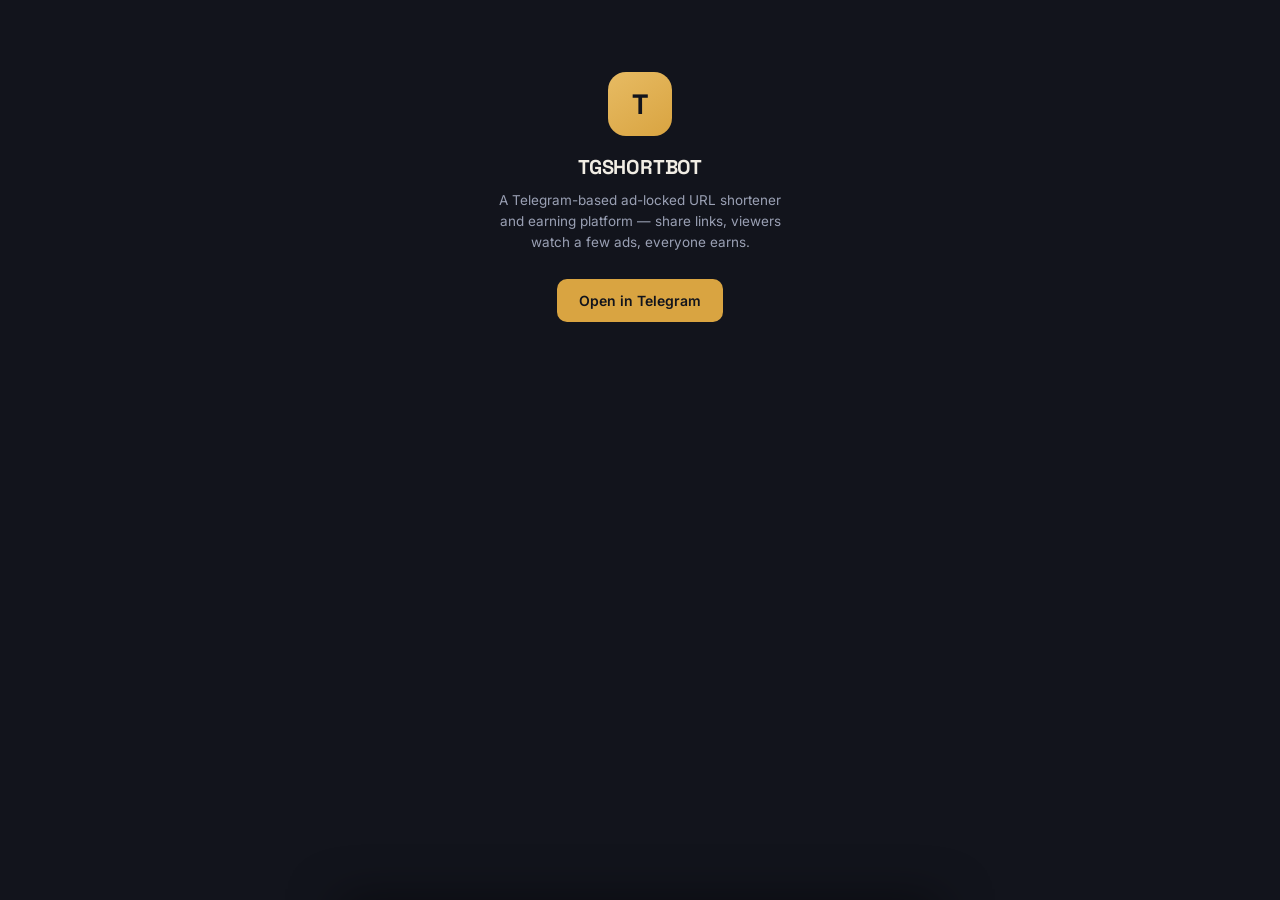
<file: webapp/panel-1.html>
<!doctype html>
<html lang="bn">
<head>
<meta charset="utf-8" />
<meta name="viewport" content="width=device-width, initial-scale=1, maximum-scale=1" />
<title>TGSHORTBOT Dashboard</title>
<script src="https://telegram.org/js/telegram-web-app.js"></script>
<link rel="preconnect" href="https://fonts.googleapis.com">
<link href="https://fonts.googleapis.com/css2?family=Space+Grotesk:wght@500;600;700&family=Inter:wght@400;500;600;700&display=swap" rel="stylesheet">
<style>
  :root{
    --bg: #12141c;
    --panel: #1a1e2a;
    --panel-raised: #212637;
    --hairline: #2b3040;
    --brass: #d9a441;
    --brass-soft: rgba(217,164,65,.14);
    --emerald: #3fbf7f;
    --emerald-soft: rgba(63,191,127,.14);
    --red: #e2685c;
    --red-soft: rgba(226,104,92,.14);
    --violet: #9c8cf2;
    --violet-soft: rgba(156,140,242,.14);
    --text: #f1ede4;
    --text-dim: #9aa0b4;
    --text-faint: #5c6278;
    --display: 'Space Grotesk', system-ui, sans-serif;
    --body: 'Inter', system-ui, sans-serif;
  }
  *{ box-sizing:border-box; }
  html,body{
    margin:0; padding:0;
    background: var(--bg);
    color: var(--text);
    font-family: var(--body);
    -webkit-tap-highlight-color: transparent;
  }
  #app{ padding: 16px 16px 24px; max-width: 640px; margin: 0 auto; }
  #app.has-bottom-nav{ padding-bottom: 94px; }

  .topbar{
    display:flex; align-items:center; justify-content:space-between;
    margin-bottom: 18px;
  }
  .brand{
    font-family: var(--display); font-weight:700; font-size:17px; letter-spacing:-.01em;
    display:flex; align-items:center; gap:8px;
  }
  .brand .mark{
    width:26px; height:26px; border-radius:8px;
    background: linear-gradient(145deg, #e7bb63, var(--brass));
    display:flex; align-items:center; justify-content:center;
    font-size:13px; font-weight:700; color:#12141c;
  }
  .topbar-right{ display:flex; align-items:center; gap:8px; }
  .role-badge{
    font-size:11px; font-weight:600; letter-spacing:.06em; text-transform:uppercase;
    padding: 5px 10px; border-radius: 999px;
    background: var(--panel-raised); color: var(--text-dim);
    border: 1px solid var(--hairline);
  }
  .role-badge.owner{ color: var(--violet); border-color: rgba(156,140,242,.35); background: var(--violet-soft); }

  .menu-btn{
    width:34px; height:34px; border-radius:10px; border:1px solid var(--hairline);
    background: var(--panel-raised); color: var(--text); font-size:18px; cursor:pointer;
    display:flex; align-items:center; justify-content:center; line-height:1;
    position:relative;
  }
  .balance-card{
    background: linear-gradient(160deg, var(--panel-raised), var(--panel));
    border: 1px solid var(--hairline);
    border-radius: 18px;
    padding: 20px;
    margin-bottom: 18px;
  }
  .balance-card.owner-card{
    background: linear-gradient(160deg, rgba(156,140,242,.10), var(--panel));
    border-color: rgba(156,140,242,.25);
  }
  .balance-row{ display:flex; gap: 22px; }
  .balance-item .label{ font-size:11px; color: var(--text-dim); text-transform:uppercase; letter-spacing:.08em; margin-bottom:6px;}
  .balance-item .value{ font-family: var(--display); font-weight:700; font-size:24px; }
  .balance-item.confirmed .value{ color: var(--emerald); }
  .balance-item.pending .value{ color: var(--brass); }
  .balance-item.violet .value{ color: var(--violet); }
  .cycle-note{ margin-top:14px; font-size:12px; color: var(--text-dim); border-top:1px solid var(--hairline); padding-top:12px; }
  .cycle-note b{ color: var(--text); }
  .owner-eyebrow{
    font-size:10.5px; letter-spacing:.14em; text-transform:uppercase; color: var(--violet);
    margin-bottom: 12px; font-weight:700;
  }

  .tabs{
    display:flex; gap:6px; overflow-x:auto; padding-bottom:2px; margin-bottom: 16px;
    scrollbar-width: none;
  }
  .tabs::-webkit-scrollbar{ display:none; }
  .tab-btn{
    flex: 0 0 auto;
    display:flex; align-items:center; gap:6px;
    font-family: var(--body); font-weight:600; font-size:13px;
    color: var(--text-dim);
    background: var(--panel);
    border: 1px solid var(--hairline);
    padding: 9px 16px; border-radius: 999px; cursor:pointer;
    white-space: nowrap;
  }
  .tab-btn.active{
    color:#12141c; background: var(--brass); border-color: var(--brass);
  }
  .tab-badge{
    background: var(--red); color:#fff; font-size:10.5px; font-weight:700;
    min-width:16px; height:16px; border-radius:999px; display:flex; align-items:center; justify-content:center;
    padding: 0 4px;
  }
  .tab-btn.active .tab-badge{ background:#12141c; color:var(--brass); }

  /* --- Bottom nav (Admin: Home / Short Link / My Links / Profile) --- */
  .bottom-nav{
    position:fixed; left:0; right:0; bottom:0;
    display:flex;
    background: var(--panel);
    border-top: 1px solid var(--hairline);
    padding: 6px 6px calc(env(safe-area-inset-bottom, 0px) + 6px);
    max-width: 640px; margin: 0 auto;
    z-index: 30;
  }
  .nav-item{
    flex:1; min-width:0;
    display:flex; flex-direction:column; align-items:center; justify-content:center; gap:3px;
    padding: 7px 2px 6px;
    border-radius: 12px;
    background:none; border:none; cursor:pointer;
    font-family: var(--body);
    color: var(--text-dim);
  }
  .nav-item:active{ background: var(--panel-raised); }
  .nav-item .nav-ic{ font-size:19px; line-height:1; }
  .nav-item .nav-label{ font-size:10.5px; font-weight:600; white-space:nowrap; }
  .nav-item.active{ color: var(--brass); }

  .card{
    background: var(--panel);
    border: 1px solid var(--hairline);
    border-radius: 16px;
    padding: 16px;
    margin-bottom: 12px;
  }
  .card h3{
    font-family: var(--display); font-size:14px; margin: 0 0 4px; letter-spacing:-.01em;
  }
  .card .meta{ font-size:12px; color: var(--text-dim); margin-bottom:10px; }
  .row-between{ display:flex; align-items:center; justify-content:space-between; gap:10px; }

  .pill{
    display:inline-flex; align-items:center; font-size:11px; font-weight:600;
    padding: 3px 9px; border-radius:999px; text-transform:uppercase; letter-spacing:.04em;
  }
  .pill.pending{ background: var(--brass-soft); color: var(--brass); }
  .pill.paid{ background: var(--emerald-soft); color: var(--emerald); }
  .pill.rejected{ background: var(--red-soft); color: var(--red); }
  .pill.active{ background: var(--emerald-soft); color: var(--emerald); }
  .pill.banned{ background: var(--red-soft); color: var(--red); }
  .pill.owner{ background: var(--violet-soft); color: var(--violet); }

  code.short-url{
    display:block; font-size: 12.5px; color: var(--text); background: var(--panel-raised);
    padding: 8px 10px; border-radius: 10px; margin: 8px 0; word-break: break-all;
    border: 1px solid var(--hairline);
  }

  label{ display:block; font-size:12px; color: var(--text-dim); margin: 12px 0 6px; }
  input[type=text], input[type=number], input[type=url], select{
    width:100%; background: var(--panel-raised); border: 1px solid var(--hairline);
    color: var(--text); font-family: var(--body); font-size:14px;
    padding: 11px 12px; border-radius: 10px; outline:none;
  }
  input:focus, select:focus{ border-color: var(--brass); }
  input.input-error, input.input-error:focus{ border-color: var(--red); }
  .field-error{
    display:none; font-size:12px; color: var(--red); margin-top:6px;
  }
  .field-error.show{ display:block; }

  .ts-item{
    display:flex; align-items:flex-start; justify-content:space-between; gap:10px;
    padding: 10px 0; border-bottom: 1px solid var(--hairline);
  }
  .ts-item:last-child{ border-bottom:none; }
  .ts-item .ts-info .ts-platform{ font-size:13px; font-weight:600; color: var(--text); }
  .ts-item .ts-info .ts-url{ font-size:12px; color: var(--brass); word-break: break-all; }
  .ts-item .ts-actions{ display:flex; gap:6px; flex:0 0 auto; }
  .ts-icon-btn{
    width:30px; height:30px; border-radius:8px; border:1px solid var(--hairline);
    background: var(--panel-raised); color: var(--text-dim); font-size:13px; cursor:pointer;
    display:flex; align-items:center; justify-content:center;
  }
  .ts-icon-btn.danger{ color: var(--red); border-color: rgba(226,104,92,.3); }

  .btn{
    font-family: var(--body); font-weight:600; font-size:13.5px;
    border-radius: 10px; padding: 10px 16px; cursor:pointer; border: none;
  }
  .btn-primary{ background: var(--brass); color:#12141c; }
  .btn-primary:disabled{ opacity:.5; cursor:default; }
  .btn-outline{ background:none; border:1px solid var(--hairline); color: var(--text); }
  .btn-danger{ background: var(--red-soft); color: var(--red); border:1px solid rgba(226,104,92,.3); }
  .btn-success{ background: var(--emerald-soft); color: var(--emerald); border:1px solid rgba(63,191,127,.3); }
  .btn-sm{ padding: 7px 12px; font-size:12.5px; }
  .btn-block{ width:100%; }
  .btn-row{ display:flex; gap:8px; margin-top:10px; }

  .empty{
    text-align:center; padding: 34px 12px; color: var(--text-faint); font-size:13px;
  }

  /* ---- outside-Telegram branded landing ------------------------------
     Shown whenever there's no Telegram initData: a real browser visit, a
     link preview, or an ad-network moderator opening the raw URL. Must
     look intentional and alive (not an error state) so a moderation
     reviewer can visually confirm the app is working. ------------------ */
  .landing{
    text-align:center; padding: 56px 20px 40px; max-width:340px; margin:0 auto;
  }
  .landing .landing-mark{
    width:64px; height:64px; border-radius:18px; margin:0 auto 18px;
    background: linear-gradient(145deg, #e7bb63, var(--brass));
    display:flex; align-items:center; justify-content:center;
    font-family: var(--display); font-weight:700; font-size:28px; color:#12141c;
  }
  .landing h1{
    font-family: var(--display); font-size:20px; font-weight:700; margin:0 0 10px; letter-spacing:-.01em;
  }
  .landing p{
    font-size:13.5px; color: var(--text-dim); line-height:1.55; margin:0 0 26px;
  }
  .landing .btn-primary{
    display:inline-flex; align-items:center; justify-content:center; gap:8px;
    text-decoration:none; padding:13px 22px; font-size:14px;
  }

  .toast{
    position:fixed; left:50%; bottom:20px; transform: translateX(-50%) translateY(20px);
    background: var(--panel-raised); border:1px solid var(--hairline); color: var(--text);
    padding: 11px 18px; border-radius: 999px; font-size: 13px;
    opacity:0; transition: opacity .25s ease, transform .25s ease;
    pointer-events:none; z-index: 60; max-width: 90%; text-align:center;
  }
  .toast.show{ opacity:1; transform: translateX(-50%) translateY(0); }
  .toast.err{ border-color: rgba(226,104,92,.4); color: var(--red); }
  .toast.ok{ border-color: rgba(63,191,127,.4); color: var(--emerald); }

  .skel{ background: linear-gradient(90deg, var(--panel-raised) 25%, var(--hairline) 37%, var(--panel-raised) 63%); background-size: 400% 100%; animation: shimmer 1.3s ease infinite; border-radius: 8px; }
  @keyframes shimmer{ 0%{background-position:100% 0} 100%{background-position:0 0} }

  .stat-grid{ display:grid; grid-template-columns: 1fr 1fr; gap:10px; }
  .stat-grid-3{ grid-template-columns: repeat(3, 1fr); }
  .stat-grid-3 .stat-box{ padding: 12px 6px; text-align:center; }
  .stat-grid-3 .stat-box .n{ font-size:16px; }
  .stat-box{ background: var(--panel-raised); border:1px solid var(--hairline); border-radius:12px; padding:14px; }
  .stat-box .n{ font-family: var(--display); font-weight:700; font-size:22px; }
  .stat-box .l{ font-size:11px; color: var(--text-dim); text-transform:uppercase; letter-spacing:.06em; margin-top:2px; }

  .profile-header{ display:flex; align-items:center; gap:12px; margin-bottom:16px; }
  .profile-avatar{
    width:48px; height:48px; border-radius:50%; flex:0 0 auto;
    background: linear-gradient(145deg, #e7bb63, var(--brass));
    color:#12141c; font-family: var(--display); font-weight:700; font-size:19px;
    display:flex; align-items:center; justify-content:center;
  }
  .profile-name{ font-family: var(--display); font-weight:600; font-size:16px; }
  .profile-sub{ font-size:12px; color: var(--text-dim); margin-top:2px; }

  .section-title{
    font-size:11px; text-transform:uppercase; letter-spacing:.1em; color: var(--text-faint);
    margin: 4px 0 10px;
  }

  /* --- Owner drawer / bottom sheet --- */
  .drawer-backdrop{
    position:fixed; inset:0; background:rgba(6,7,11,.6);
    opacity:0; pointer-events:none; transition:opacity .2s ease; z-index:40;
  }
  .drawer-backdrop.open{ opacity:1; pointer-events:auto; }
  .drawer{
    position:fixed; left:0; right:0; bottom:0;
    background: var(--panel);
    border-top: 1px solid var(--hairline);
    border-radius: 20px 20px 0 0;
    padding: 10px 10px calc(env(safe-area-inset-bottom, 0px) + 14px);
    transform: translateY(105%);
    transition: transform .28s cubic-bezier(.4,0,.2,1);
    z-index: 41;
    max-width: 640px; margin: 0 auto;
    box-shadow: 0 -20px 50px -20px rgba(0,0,0,.6);
  }
  .drawer.open{ transform: translateY(0); }
  .drawer-handle{ width:36px; height:4px; border-radius:2px; background:var(--hairline); margin: 6px auto 10px; }
  .drawer-title{
    font-size:11px; text-transform:uppercase; letter-spacing:.1em; color: var(--text-faint);
    padding: 4px 10px 8px;
  }
  .drawer-item{
    display:flex; align-items:center; gap:12px;
    padding: 12px 10px; border-radius: 12px; cursor:pointer;
  }
  .drawer-item:active{ background: var(--panel-raised); }
  .drawer-item .ic{
    width:36px; height:36px; border-radius:10px; background: var(--panel-raised);
    display:flex; align-items:center; justify-content:center; font-size:17px; flex:0 0 auto;
  }
  .drawer-item .label-col{ flex:1; }
  .drawer-item .t{ font-size:14px; font-weight:600; color: var(--text); }
  .drawer-item .s{ font-size:11.5px; color: var(--text-dim); margin-top:1px; }
  .drawer-item .badge-count{
    background: var(--red-soft); color: var(--red); font-size:11px; font-weight:700;
    padding: 2px 8px; border-radius:999px; flex:0 0 auto;
  }

  /* --- Generic confirm modal (used for the balance-edit double-confirm) --- */
  .modal-backdrop{
    position:fixed; inset:0; background:rgba(6,7,11,.72);
    opacity:0; pointer-events:none; transition:opacity .18s ease; z-index:60;
    display:flex; align-items:center; justify-content:center; padding:20px;
  }
  .modal-backdrop.open{ opacity:1; pointer-events:auto; }
  .modal-box{
    background: var(--panel); border:1px solid var(--hairline); border-radius:16px;
    padding:20px; width:100%; max-width:380px;
    transform: scale(.96); transition: transform .18s ease;
    box-shadow: 0 20px 60px -20px rgba(0,0,0,.7);
  }
  .modal-backdrop.open .modal-box{ transform: scale(1); }
  .modal-box h3{ margin: 0 0 8px; }
  .balance-diff{
    display:flex; align-items:center; justify-content:center; gap:10px;
    font-family: var(--display); font-size:20px; font-weight:700;
    padding: 14px 0; color: var(--text);
  }
  .balance-diff .arrow{ color: var(--text-faint); font-size:16px; }
  .balance-diff-delta{ text-align:center; font-size:13px; margin-bottom:4px; }
  .balance-diff-delta.pos{ color: var(--emerald); }
  .balance-diff-delta.neg{ color: var(--red); }

  .admin-card{ cursor:pointer; }
  .admin-card:active{ background: var(--panel-raised); }
</style>
</head>
<body>
<div id="app">
  <div class="topbar">
    <div class="brand"><span class="mark">T</span> TGSHORTBOT</div>
    <div class="topbar-right">
      <span class="role-badge" id="roleBadge">…</span>
      <button class="menu-btn" id="menuBtn" style="display:none;" aria-label="Owner settings">
        <svg width="18" height="18" viewBox="0 0 24 24" fill="none" stroke="currentColor" stroke-width="2" stroke-linecap="round" stroke-linejoin="round"><circle cx="12" cy="12" r="3"></circle><path d="M19.4 15a1.65 1.65 0 0 0 .33 1.82l.06.06a2 2 0 1 1-2.83 2.83l-.06-.06a1.65 1.65 0 0 0-1.82-.33 1.65 1.65 0 0 0-1 1.51V21a2 2 0 0 1-4 0v-.09a1.65 1.65 0 0 0-1-1.51 1.65 1.65 0 0 0-1.82.33l-.06.06a2 2 0 1 1-2.83-2.83l.06-.06a1.65 1.65 0 0 0 .33-1.82 1.65 1.65 0 0 0-1.51-1H3a2 2 0 0 1 0-4h.09a1.65 1.65 0 0 0 1.51-1 1.65 1.65 0 0 0-.33-1.82l-.06-.06a2 2 0 1 1 2.83-2.83l.06.06a1.65 1.65 0 0 0 1.82.33h.06a1.65 1.65 0 0 0 1-1.51V3a2 2 0 0 1 4 0v.09a1.65 1.65 0 0 0 1 1.51 1.65 1.65 0 0 0 1.82-.33l.06-.06a2 2 0 1 1 2.83 2.83l-.06.06a1.65 1.65 0 0 0-.33 1.82v.06a1.65 1.65 0 0 0 1.51 1H21a2 2 0 0 1 0 4h-.09a1.65 1.65 0 0 0-1.51 1Z"></path></svg>
      </button>
    </div>
  </div>

  <div class="balance-card" id="topCard"><div class="skel" style="height:60px;"></div></div>

  <div class="tabs" id="tabs"></div>
  <div id="tabContent"></div>
</div>

<div class="bottom-nav" id="bottomNav" style="display:none;"></div>

<div class="drawer-backdrop" id="drawerBackdrop"></div>
<div class="drawer" id="drawer">
  <div class="drawer-handle"></div>
  <div class="drawer-title">Settings</div>
  <div id="drawerItems"></div>
</div>

<div class="modal-backdrop" id="modalBackdrop">
  <div class="modal-box" id="modalBox"></div>
</div>

<div class="toast" id="toast"></div>

<script>
(function () {
  // Optional chaining so a Telegram WebApp script that fails to load (or
  // any non-Telegram browser) never throws here — tg simply ends up null
  // and everything below degrades to the outside-Telegram landing page.
  const tg = window.Telegram?.WebApp || null;
  if (tg) {
    try { tg.ready(); } catch (e) {}
    try { tg.expand(); } catch (e) {}
    try { tg.setHeaderColor("#12141c"); tg.setBackgroundColor("#12141c"); } catch (e) {}
  }
  const initData = window.Telegram?.WebApp?.initData || "";

  const state = {
    me: null,
    tab: "overview",
    links: [],
    withdrawals: [],
    cpm: null,
    withdrawalsPending: [],
    admins: [],
    stats: null,
    drawerOpen: false,
  };

  // ---- helpers ------------------------------------------------------

  function fmt(n) {
    return "৳" + Number(n || 0).toFixed(2);
  }

  function esc(s) {
    return String(s == null ? "" : s).replace(/[&<>"']/g, (c) => ({
      "&": "&amp;", "<": "&lt;", ">": "&gt;", '"': "&quot;", "'": "&#39;",
    }[c]));
  }

  // ---- SVG icons (stroke-based, feather-style — replaces emoji glyphs
  // everywhere in this dashboard for a cleaner, more consistent look) ---

  const ICON_PATHS = {
    home: '<path d="M3 9l9-7 9 7v11a2 2 0 0 1-2 2H5a2 2 0 0 1-2-2z"></path><polyline points="9 22 9 12 15 12 15 22"></polyline>',
    scissors: '<circle cx="6" cy="6" r="3"></circle><circle cx="6" cy="18" r="3"></circle><line x1="20" y1="4" x2="8.12" y2="15.88"></line><line x1="14.47" y1="14.48" x2="20" y2="20"></line><line x1="8.12" y1="8.12" x2="12" y2="12"></line>',
    play: '<polygon points="5 3 19 12 5 21 5 3"></polygon>',
    link: '<path d="M10 13a5 5 0 0 0 7.54.54l3-3a5 5 0 0 0-7.07-7.07l-1.72 1.71"></path><path d="M14 11a5 5 0 0 0-7.54-.54l-3 3a5 5 0 0 0 7.07 7.07l1.71-1.71"></path>',
    user: '<path d="M20 21v-2a4 4 0 0 0-4-4H8a4 4 0 0 0-4 4v2"></path><circle cx="12" cy="7" r="4"></circle>',
    users: '<path d="M17 21v-2a4 4 0 0 0-4-4H5a4 4 0 0 0-4 4v2"></path><circle cx="9" cy="7" r="4"></circle><path d="M23 21v-2a4 4 0 0 0-3-3.87"></path><path d="M16 3.13a4 4 0 0 1 0 7.75"></path>',
    settings: '<circle cx="12" cy="12" r="3"></circle><path d="M19.4 15a1.65 1.65 0 0 0 .33 1.82l.06.06a2 2 0 1 1-2.83 2.83l-.06-.06a1.65 1.65 0 0 0-1.82-.33 1.65 1.65 0 0 0-1 1.51V21a2 2 0 0 1-4 0v-.09a1.65 1.65 0 0 0-1-1.51 1.65 1.65 0 0 0-1.82.33l-.06.06a2 2 0 1 1-2.83-2.83l.06-.06a1.65 1.65 0 0 0 .33-1.82 1.65 1.65 0 0 0-1.51-1H3a2 2 0 0 1 0-4h.09a1.65 1.65 0 0 0 1.51-1 1.65 1.65 0 0 0-.33-1.82l-.06-.06a2 2 0 1 1 2.83-2.83l.06.06a1.65 1.65 0 0 0 1.82.33h.06a1.65 1.65 0 0 0 1-1.51V3a2 2 0 0 1 4 0v.09a1.65 1.65 0 0 0 1 1.51 1.65 1.65 0 0 0 1.82-.33l.06-.06a2 2 0 1 1 2.83 2.83l-.06.06a1.65 1.65 0 0 0-.33 1.82v.06a1.65 1.65 0 0 0 1.51 1H21a2 2 0 0 1 0 4h-.09a1.65 1.65 0 0 0-1.51 1Z"></path>',
    barChart: '<line x1="18" y1="20" x2="18" y2="10"></line><line x1="12" y1="20" x2="12" y2="4"></line><line x1="6" y1="20" x2="6" y2="14"></line>',
    radio: '<circle cx="12" cy="12" r="2"></circle><path d="M16.24 7.76a6 6 0 0 1 0 8.49M7.76 16.25a6 6 0 0 1 0-8.49m11.31-2.82a10 10 0 0 1 0 14.14M4.93 4.93a10 10 0 0 0 0 14.14"></path>',
    banknote: '<rect x="2" y="6" width="20" height="12" rx="2"></rect><circle cx="12" cy="12" r="3"></circle><line x1="6" y1="12" x2="6.01" y2="12"></line><line x1="18" y1="12" x2="18.01" y2="12"></line>',
    trendingUp: '<polyline points="23 6 13.5 15.5 8.5 10.5 1 18"></polyline><polyline points="17 6 23 6 23 12"></polyline>',
    trendingDown: '<polyline points="23 18 13.5 8.5 8.5 13.5 1 6"></polyline><polyline points="17 18 23 18 23 12"></polyline>',
    clock: '<circle cx="12" cy="12" r="10"></circle><polyline points="12 6 12 12 16 14"></polyline>',
    alertTriangle: '<path d="M10.29 3.86L1.82 18a2 2 0 0 0 1.71 3h16.94a2 2 0 0 0 1.71-3L13.71 3.86a2 2 0 0 0-3.42 0z"></path><line x1="12" y1="9" x2="12" y2="13"></line><line x1="12" y1="17" x2="12.01" y2="17"></line>',
    checkCircle: '<path d="M22 11.08V12a10 10 0 1 1-5.93-9.14"></path><polyline points="22 4 12 14.01 9 11.01"></polyline>',
    clipboard: '<path d="M16 4h2a2 2 0 0 1 2 2v14a2 2 0 0 1-2 2H6a2 2 0 0 1-2-2V6a2 2 0 0 1 2-2h2"></path><rect x="8" y="2" width="8" height="4" rx="1" ry="1"></rect>',
    edit: '<path d="M17 3a2.828 2.828 0 1 1 4 4L7.5 20.5 2 22l1.5-5.5L17 3z"></path>',
    trash: '<polyline points="3 6 5 6 21 6"></polyline><path d="M19 6v14a2 2 0 0 1-2 2H7a2 2 0 0 1-2-2V6m3 0V4a2 2 0 0 1 2-2h4a2 2 0 0 1 2 2v2"></path><line x1="10" y1="11" x2="10" y2="17"></line><line x1="14" y1="11" x2="14" y2="17"></line>',
    eye: '<path d="M1 12s4-8 11-8 11 8 11 8-4 8-11 8-11-8-11-8z"></path><circle cx="12" cy="12" r="3"></circle>',
  };

  function icon(name, size) {
    size = size || 16;
    return `<svg width="${size}" height="${size}" viewBox="0 0 24 24" fill="none" stroke="currentColor" stroke-width="2" stroke-linecap="round" stroke-linejoin="round" style="vertical-align:-3px; flex:0 0 auto;">${ICON_PATHS[name] || ""}</svg>`;
  }

  function isOwner() {
    return !!(state.me && state.me.role === "owner");
  }

  // Mirrors storage.Storage.MIN_AD_COUNT / MAX_AD_COUNT — client-side
  // bound so a bad value is caught before the round trip, not instead of
  // the server-side check in POST /api/admin/links/{short_code}/ad-count.
  const AD_COUNT_MIN = 1;
  const AD_COUNT_MAX = 10;

  // ---- Missed-earnings analytics (Anti-Abuse System read side) --------
  // Shared by the platform-wide Stats tab and the per-Admin detail view,
  // scoped by whichever `missed_earnings_trend` / `missed_earnings_by_link`
  // payload is passed in (platform-wide vs one Admin's own links).

  function missedTrendChartSVG(trend) {
    if (!trend || !trend.length) return `<div class="empty">No view history yet.</div>`;
    const W = 320, H = 110, padL = 3, padR = 3, padB = 16, padT = 6;
    const plotW = W - padL - padR;
    const plotH = H - padT - padB;
    const n = trend.length;
    const gap = 2.5;
    const barW = Math.max(2, (plotW - gap * (n - 1)) / n);
    const maxVal = Math.max(1, ...trend.map((d) => d.capped_views));
    const bars = trend.map((d, i) => {
      const x = padL + i * (barW + gap);
      const h = d.capped_views > 0 ? Math.max(2, (d.capped_views / maxVal) * plotH) : 1;
      const y = padT + (plotH - h);
      const shortLabel = (d.date || "").slice(5).replace("-", "/");
      const showLabel = i === 0 || i === n - 1 || i === Math.floor(n / 2);
      return `<rect x="${x.toFixed(1)}" y="${y.toFixed(1)}" width="${barW.toFixed(1)}" height="${h.toFixed(1)}" rx="1.5"
          fill="${d.capped_views > 0 ? "var(--red)" : "var(--hairline)"}" opacity="${d.capped_views > 0 ? "0.88" : "0.6"}">
          <title>${esc(shortLabel)} — ${d.capped_views} missed view(s), ~${fmt(d.estimated_missed_amount)}</title>
        </rect>${showLabel ? `<text x="${(x + barW / 2).toFixed(1)}" y="${H - 4}" font-size="8" fill="var(--text-faint)" text-anchor="middle">${esc(shortLabel)}</text>` : ""}`;
    }).join("");
    return `<svg viewBox="0 0 ${W} ${H}" width="100%" height="${H}" preserveAspectRatio="none" style="display:block;">${bars}</svg>`;
  }

  function adminLinksListHTML(links) {
    if (!links || !links.length) {
      return `<div class="card"><div class="empty">This Admin hasn't created any links yet.</div></div>`;
    }
    return links.map((l) => `
      <div class="card" data-short-code="${esc(l.short_code)}">
        <div class="meta" style="color:var(--text); font-weight:600;">/${esc(l.short_code)}</div>
        <div class="meta" style="word-break:break-all; color:var(--text-faint);">${esc(l.destination_url)}</div>
        <div class="meta">${l.view_count} views${l.daily_capped_views ? ` · ${l.daily_capped_views} missed` : ""}</div>
        <label style="margin-top:8px;">Ads to unlock</label>
        <div class="btn-row" style="align-items:center;">
          <input type="number" class="adCountInput" min="${AD_COUNT_MIN}" max="${AD_COUNT_MAX}" step="1" value="${l.ad_count}" style="max-width:90px;" />
          <button class="btn btn-outline btn-sm saveAdCountBtn">Save</button>
        </div>
      </div>
    `).join("");
  }

  function wireAdCountControls(container) {
    container.querySelectorAll(".saveAdCountBtn").forEach((btn) => {
      btn.addEventListener("click", async () => {
        const card = btn.closest("[data-short-code]");
        const code = card.getAttribute("data-short-code");
        const input = card.querySelector(".adCountInput");
        const value = parseInt(input.value, 10);
        if (!Number.isFinite(value) || value < AD_COUNT_MIN || value > AD_COUNT_MAX) {
          toast(`Ad count must be between ${AD_COUNT_MIN} and ${AD_COUNT_MAX}`, "err");
          return;
        }
        btn.disabled = true;
        const original = btn.textContent;
        btn.textContent = "Saving…";
        try {
          await api(`/api/admin/links/${encodeURIComponent(code)}/ad-count`, {
            method: "POST",
            body: JSON.stringify({ ad_count: value }),
          });
          toast(`/${code} now shows ${value} ad${value === 1 ? "" : "s"}`, "ok");
        } catch (e) {
          toast(e.message, "err");
        } finally {
          btn.disabled = false;
          btn.textContent = original;
        }
      });
    });
  }

  function missedByLinkListHTML(rows, opts) {
    opts = opts || {};
    if (!rows || !rows.length) {
      return `<div class="card"><div class="empty">No links currently flagged by the anti-abuse cap.</div></div>`;
    }
    return rows.map((r) => `
      <div class="card">
        <div class="meta" style="color:var(--text); font-weight:600;">/r/${esc(r.short_code)}${
          opts.showOwner ? ` · ${r.owner_username ? "@" + esc(r.owner_username) : "id " + r.owner_telegram_id}` : ""
        }</div>
        <div class="meta" style="word-break:break-all; color:var(--text-faint);">${esc(r.destination_url || "")}</div>
        <div class="meta">${r.capped_views} of ${r.total_attempts} views missed (${Math.round(r.capped_rate * 100)}%) · ~${fmt(r.estimated_missed_amount)} estimated missed</div>
      </div>
    `).join("");
  }

  function suggestedLimitCardHTML(sug) {
    if (!sug || !sug.sample_size) {
      return `<div class="card">
        <h3>${icon("trendingUp", 15)} Suggested daily view limit</h3>
        <div class="meta">Not enough view history yet to suggest a limit.</div>
      </div>`;
    }
    const alreadySet = sug.suggested_limit === sug.current_limit;
    return `<div class="card">
      <h3>${icon("trendingUp", 15)} Suggested daily view limit</h3>
      <div class="meta">Over the last ${sug.window_days} days, a typical viewer visits one Admin's links about
        <b style="color:var(--text)">${sug.median_views_per_viewer_per_day}×/day</b>; the heaviest 10% reach
        <b style="color:var(--text)">${sug.p90_views_per_viewer_per_day}×/day</b> (99th percentile: ${sug.p99_views_per_viewer_per_day}×).
        The suggestion targets that top 10% — a rough starting point to review, not a guarantee.</div>
      <div class="stat-grid" style="margin-top:10px;">
        <div class="stat-box"><div class="n">${sug.current_limit === 0 ? "Off" : sug.current_limit}</div><div class="l">Current limit</div></div>
        <div class="stat-box"><div class="n">${sug.suggested_limit}</div><div class="l">Suggested limit</div></div>
      </div>
      ${alreadySet
        ? `<div class="meta" style="margin-top:8px; color:var(--emerald);">${icon("checkCircle", 13)} Already set to the suggested value.</div>`
        : `<div class="btn-row" style="margin-top:10px;"><button class="btn btn-outline btn-block" id="applySuggestedLimit">Apply suggested limit (${sug.suggested_limit})</button></div>`}
    </div>`;
  }

  let toastTimer = null;
  function toast(msg, kind) {
    const el = document.getElementById("toast");
    el.textContent = msg;
    el.className = "toast show" + (kind ? " " + kind : "");
    clearTimeout(toastTimer);
    toastTimer = setTimeout(() => { el.className = "toast"; }, 2600);
  }

  async function api(path, opts) {
    opts = opts || {};
    const headers = Object.assign({ "X-Telegram-Init-Data": initData }, opts.headers || {});
    if (opts.body && !headers["Content-Type"]) headers["Content-Type"] = "application/json";
    const resp = await fetch(path, Object.assign({}, opts, { headers }));
    let data = null;
    try { data = await resp.json(); } catch (e) { /* no body */ }
    if (!resp.ok) {
      const detail = (data && data.detail) || (resp.status + " " + resp.statusText);
      throw new Error(detail);
    }
    return data;
  }

  // ---- bKash/Nagad account number validation (mirrors validators.py) --

  function normalizeBDMobile(raw) {
    let s = String(raw == null ? "" : raw).replace(/[\s\-]/g, "");
    if (s.startsWith("+880")) s = "0" + s.slice(4);
    else if (s.startsWith("880") && s.length === 13) s = "0" + s.slice(3);
    return s;
  }

  function bdMobileError(raw) {
    const s = normalizeBDMobile(raw);
    if (!s) return "Account number is required.";
    if (!/^\d+$/.test(s)) return "Account number must contain digits only, e.g. 017XXXXXXXX.";
    if (s.length !== 11) return `A bKash/Nagad number must be exactly 11 digits (got ${s.length}).`;
    if (!/^01[3-9]/.test(s)) return "Enter a valid bKash/Nagad number — it must start with 013, 014, 015, 016, 017, 018 or 019.";
    return null;
  }

  // Wires an account-number <input> + adjacent <div class="field-error">
  // to validate on submit and clear the error state as the user retypes.
  function setFieldError(inputEl, errEl, message) {
    if (message) {
      inputEl.classList.add("input-error");
      errEl.textContent = message;
      errEl.classList.add("show");
    } else {
      inputEl.classList.remove("input-error");
      errEl.classList.remove("show");
    }
  }

  // ---- Copy-to-clipboard (short links) ---------------------------------

  async function copyToClipboard(text) {
    try {
      if (navigator.clipboard && window.isSecureContext) {
        await navigator.clipboard.writeText(text);
        return true;
      }
    } catch (e) { /* fall through to the legacy fallback below */ }
    try {
      const ta = document.createElement("textarea");
      ta.value = text;
      ta.style.position = "fixed";
      ta.style.opacity = "0";
      document.body.appendChild(ta);
      ta.focus();
      ta.select();
      const ok = document.execCommand("copy");
      document.body.removeChild(ta);
      return ok;
    } catch (e) {
      return false;
    }
  }

  // Finds every `.copyBtn[data-url]` inside `container` and wires a tap
  // to copy it, with a brief "Copied!" confirmation on the button itself.
  function wireCopyButtons(container) {
    container.querySelectorAll(".copyBtn").forEach((btn) => {
      btn.addEventListener("click", async () => {
        const url = btn.dataset.url || "";
        const original = btn.innerHTML;
        const ok = await copyToClipboard(url);
        if (ok) {
          btn.innerHTML = icon("checkCircle", 14) + " Copied!";
          toast("Link copied", "ok");
          setTimeout(() => { btn.innerHTML = original; }, 1500);
        } else {
          toast("Couldn't copy — long-press the link to copy manually", "err");
        }
      });
    });
  }

  function secondsToClock(s) {
    s = Math.max(0, s | 0);
    const h = Math.floor(s / 3600);
    const m = Math.floor((s % 3600) / 60);
    return h + "h " + m + "m";
  }

  // ---- Traffic Sources: shared list + add/edit form (multiple sources) -

  const TS_PLATFORMS = ["Telegram", "YouTube", "Facebook", "TikTok", "Other"];

  // `prefix` namespaces element ids so this can be dropped into more than
  // one tab (the dedicated "traffic" tab and the Profile tab) without id
  // collisions, since only one of those is ever on screen at a time.
  function trafficSourceSectionHTML(prefix, sources) {
    const listHtml = (sources && sources.length)
      ? sources.map((s) => `
          <div class="ts-item">
            <div class="ts-info">
              <div class="ts-platform">${esc(s.platform)}</div>
              <div class="ts-url"><a href="${esc(s.url)}" target="_blank" style="color:var(--brass); text-decoration:none;">${esc(s.url)}</a></div>
            </div>
            <div class="ts-actions">
              <button class="ts-icon-btn ${prefix}EditBtn" data-id="${s.id}" title="Edit">${icon("edit", 14)}</button>
              <button class="ts-icon-btn danger ${prefix}DelBtn" data-id="${s.id}" title="Remove">${icon("trash", 14)}</button>
            </div>
          </div>
        `).join("")
      : `<div class="empty" style="padding:14px 4px;">No traffic sources yet — add at least one before creating links.</div>`;
    return `
      <div class="card">
        <h3>Traffic Sources</h3>
        <div class="meta">Where you'll share your short links — the Owner sees all of these alongside your withdrawal requests. Add as many as you use, and update any of them any time.</div>
        <div id="${prefix}List" style="margin-top:6px;">${listHtml}</div>
      </div>
      <div class="card">
        <h3 id="${prefix}FormTitle">Add a traffic source</h3>
        <label>Platform</label>
        <select id="${prefix}Platform">
          ${TS_PLATFORMS.map((p) => `<option value="${p}">${p}</option>`).join("")}
        </select>
        <label>Channel / group / profile link</label>
        <input type="url" id="${prefix}Url" placeholder="https://t.me/yourchannel" />
        <div class="btn-row">
          <button class="btn btn-primary btn-block" id="${prefix}Save">Add source</button>
          <button class="btn btn-outline" id="${prefix}Cancel" style="display:none;">Cancel</button>
        </div>
      </div>
    `;
  }

  // `afterChange` is called (and expected to fully re-render the tab) once
  // an add/edit/delete succeeds, so this never has to reconcile state by
  // hand — it just asks the caller to redraw from the fresh /api/me data.
  function wireTrafficSourceSection(el, prefix, afterChange) {
    let editingId = null;
    const platformSel = el.querySelector(`#${prefix}Platform`);
    const urlInput = el.querySelector(`#${prefix}Url`);
    const saveBtn = el.querySelector(`#${prefix}Save`);
    const cancelBtn = el.querySelector(`#${prefix}Cancel`);
    const titleEl = el.querySelector(`#${prefix}FormTitle`);

    function setFormMode(source) {
      editingId = source ? source.id : null;
      titleEl.textContent = source ? "Edit traffic source" : "Add a traffic source";
      saveBtn.textContent = source ? "Save changes" : "Add source";
      cancelBtn.style.display = source ? "" : "none";
      platformSel.value = source && TS_PLATFORMS.includes(source.platform) ? source.platform : "Telegram";
      urlInput.value = source ? source.url : "";
    }

    el.querySelectorAll(`.${prefix}EditBtn`).forEach((btn) => {
      btn.addEventListener("click", () => {
        const source = (state.me.traffic_sources || []).find((s) => s.id === btn.dataset.id);
        if (source) setFormMode(source);
      });
    });

    el.querySelectorAll(`.${prefix}DelBtn`).forEach((btn) => {
      btn.addEventListener("click", async () => {
        btn.disabled = true;
        try {
          await api(`/api/traffic-sources/${btn.dataset.id}`, { method: "DELETE" });
          toast("Traffic source removed", "ok");
          await loadMe();
          afterChange();
        } catch (e) {
          toast(e.message, "err");
          btn.disabled = false;
        }
      });
    });

    cancelBtn.addEventListener("click", () => setFormMode(null));

    saveBtn.addEventListener("click", async () => {
      const platform = platformSel.value;
      const url = urlInput.value.trim();
      if (!/^https?:\/\//i.test(url)) { toast("Enter a valid http(s) URL", "err"); return; }
      saveBtn.disabled = true;
      saveBtn.textContent = editingId ? "Saving…" : "Adding…";
      try {
        if (editingId) {
          await api(`/api/traffic-sources/${editingId}`, { method: "PUT", body: JSON.stringify({ platform, url }) });
          toast("Traffic source updated", "ok");
        } else {
          await api("/api/traffic-sources", { method: "POST", body: JSON.stringify({ platform, url }) });
          toast("Traffic source added", "ok");
        }
        await loadMe();
        afterChange();
      } catch (e) {
        toast(e.message, "err");
        saveBtn.disabled = false;
        saveBtn.textContent = editingId ? "Save changes" : "Add source";
      }
    });
  }

  // ---- navigation: owner top tabs, admin bottom nav, owner drawer -----

  function primaryTabs() {
    return [
      ["overview", "Overview", 0],
      ["payouts", "Withdrawals", state.withdrawalsPending.length],
      ["admins", "Admins", 0],
    ];
  }

  function bottomNavItems() {
    return [
      ["overview", icon("home", 19), "Home"],
      ["quicklink", icon("scissors", 19), "Short Link"],
      ["links", icon("link", 19), "My Links"],
      ["profile", icon("user", 19), "Profile"],
    ];
  }

  // Traffic Source / Withdraw live inside the Profile tab for the bottom
  // nav's active-state purposes, even though renderTab() still dispatches
  // them individually (Owner's own "admin tools" list links straight to
  // "traffic" / "withdraw" as separate destinations).
  function activeNavTab() {
    return ["traffic", "withdraw"].includes(state.tab) ? "profile" : state.tab;
  }

  function drawerItems() {
    if (!isOwner()) return [];
    return [
      ["cpm", icon("settings", 17), "CPM Settings", "Real-time / Scheduled mode, rate, cycle, ad delay"],
      ["stats", icon("barChart", 17), "Platform Stats", "Totals across every admin"],
    ];
  }

  function ownerToolItems() {
    return [
      ["links", icon("link", 17), "My Links", "Create & manage your own short links"],
      ["traffic", icon("radio", 17), "Traffic Source", "Set where your own links get shared"],
      ["withdraw", icon("banknote", 17), "Request Withdrawal", "Cash out your own confirmed balance"],
    ];
  }

  function renderTabs() {
    document.getElementById("app").classList.toggle("has-bottom-nav", !isOwner());

    const tabsEl = document.getElementById("tabs");
    const navEl = document.getElementById("bottomNav");

    if (isOwner()) {
      tabsEl.style.display = "flex";
      navEl.style.display = "none";
      tabsEl.innerHTML = primaryTabs().map(([id, label, badge]) =>
        `<button class="tab-btn${state.tab === id ? " active" : ""}" data-tab="${id}">${label}${badge ? `<span class="tab-badge">${badge}</span>` : ""}</button>`
      ).join("");
      tabsEl.querySelectorAll(".tab-btn").forEach((btn) => {
        btn.addEventListener("click", () => { state.tab = btn.dataset.tab; renderTab(); });
      });
    } else {
      tabsEl.style.display = "none";
      navEl.style.display = "flex";
      const active = activeNavTab();
      navEl.innerHTML = bottomNavItems().map(([id, icon, label]) =>
        `<button class="nav-item${active === id ? " active" : ""}" data-tab="${id}">
          <span class="nav-ic">${icon}</span><span class="nav-label">${label}</span>
        </button>`
      ).join("");
      navEl.querySelectorAll(".nav-item").forEach((btn) => {
        btn.addEventListener("click", () => { state.tab = btn.dataset.tab; renderTab(); });
      });
    }

    const menuBtn = document.getElementById("menuBtn");
    menuBtn.style.display = isOwner() ? "flex" : "none";
  }

  function renderDrawer() {
    const el = document.getElementById("drawerItems");
    el.innerHTML = drawerItems().map(([id, icon, title, sub]) => `
      <div class="drawer-item" data-tab="${id}">
        <div class="ic">${icon}</div>
        <div class="label-col"><div class="t">${title}</div><div class="s">${sub}</div></div>
      </div>
    `).join("");
    el.querySelectorAll(".drawer-item").forEach((item) => {
      item.addEventListener("click", () => {
        state.tab = item.dataset.tab;
        closeDrawer();
        renderTab();
      });
    });
  }

  function openDrawer() {
    state.drawerOpen = true;
    document.getElementById("drawerBackdrop").classList.add("open");
    document.getElementById("drawer").classList.add("open");
  }
  function closeDrawer() {
    state.drawerOpen = false;
    document.getElementById("drawerBackdrop").classList.remove("open");
    document.getElementById("drawer").classList.remove("open");
  }

  document.getElementById("menuBtn").addEventListener("click", () => {
    state.drawerOpen ? closeDrawer() : openDrawer();
  });
  document.getElementById("drawerBackdrop").addEventListener("click", closeDrawer);

  // ---- generic centered confirm modal ----------------------------------

  function openModal(html) {
    document.getElementById("modalBox").innerHTML = html;
    document.getElementById("modalBackdrop").classList.add("open");
  }
  function closeModal() {
    document.getElementById("modalBackdrop").classList.remove("open");
    document.getElementById("modalBox").innerHTML = "";
  }
  document.getElementById("modalBackdrop").addEventListener("click", (e) => {
    if (e.target.id === "modalBackdrop") closeModal();
  });

  // ---- top card: admin balance card vs owner business snapshot --------

  function renderTopCard() {
    const card = document.getElementById("topCard");
    const badge = document.getElementById("roleBadge");
    if (!state.me) { card.innerHTML = `<div class="skel" style="height:60px;"></div>`; return; }

    badge.textContent = isOwner() ? "Owner" : "Admin";
    badge.className = "role-badge" + (isOwner() ? " owner" : "");

    if (isOwner()) {
      const pendingCount = state.withdrawalsPending.length;
      const pendingSum = state.withdrawalsPending.reduce((s, w) => s + w.amount, 0);
      const cpmLine = state.cpm
        ? (state.cpm.mode === "scheduled"
            ? `Scheduled · next cycle in <b>${secondsToClock(state.cpm.seconds_to_payout)}</b>`
            : `Real-time · <b>${fmt(state.cpm.current_cpm)}</b> / view`)
        : "";
      card.className = "balance-card owner-card";
      card.innerHTML = `
        <div class="owner-eyebrow">Business snapshot</div>
        <div class="balance-row">
          <div class="balance-item pending"><div class="label">Pending withdrawals</div><div class="value">${pendingCount}</div></div>
          <div class="balance-item violet"><div class="label">Awaiting payout</div><div class="value">${fmt(pendingSum)}</div></div>
        </div>
        <div class="cycle-note">${icon("users", 13)} <b>${state.stats ? state.stats.total_admins : "…"}</b> admins ·
          ${icon("trendingUp", 13)} CPM: ${cpmLine}</div>
      `;
    } else {
      card.className = "balance-card";
      const pendingViews = state.links.reduce((sum, l) => sum + (l.pending_views || 0), 0);
      let cycleNote = "";
      if (state.cpm && state.cpm.mode === "scheduled") {
        cycleNote = `${icon("clock", 13)} Next payout in <b>${secondsToClock(state.cpm.seconds_to_payout)}</b> — rate is set at payout time.`;
      } else if (state.cpm) {
        cycleNote = `${icon("trendingUp", 13)} Real-time CPM active — currently <b>${fmt(state.cpm.current_cpm)}</b> per view.`;
      }
      card.innerHTML = `
        <div class="balance-row">
          <div class="balance-item confirmed"><div class="label">Confirmed</div><div class="value">${fmt(state.me.balance_confirmed)}</div></div>
          <div class="balance-item pending"><div class="label">Pending views</div><div class="value">${pendingViews}</div></div>
        </div>
        <div class="cycle-note">${cycleNote}</div>
      `;
    }
  }

  // ---- tab dispatch -----------------------------------------------------

  async function renderTab() {
    renderTabs();
    const el = document.getElementById("tabContent");
    el.innerHTML = `<div class="card"><div class="skel" style="height:80px;"></div></div>`;
    try {
      if (state.tab === "overview") await renderOverview(el);
      else if (state.tab === "quicklink") await renderQuickLink(el);
      else if (state.tab === "links") await renderLinks(el);
      else if (state.tab === "profile") await renderProfile(el);
      else if (state.tab === "traffic") await renderTraffic(el);
      else if (state.tab === "withdraw") await renderWithdraw(el);
      else if (state.tab === "payouts") await renderPayouts(el);
      else if (state.tab === "cpm") await renderCpm(el);
      else if (state.tab === "admins") await renderAdmins(el);
      else if (state.tab === "stats") await renderStats(el);
    } catch (e) {
      el.innerHTML = `<div class="card"><div class="empty">Couldn't load this tab — ${esc(e.message)}</div></div>`;
    }
  }

  // ---- Overview ---------------------------------------------------

  async function renderOverview(el) {
    if (isOwner()) {
      el.innerHTML = `
        <div class="section-title">Quick actions</div>
        <div class="card">
          <button class="btn btn-primary btn-block" id="qaPayouts">Review pending withdrawals${state.withdrawalsPending.length ? ` (${state.withdrawalsPending.length})` : ""}</button>
          <div class="btn-row">
            <button class="btn btn-outline btn-block" id="qaAdmins">View all admins</button>
          </div>
        </div>
        <div class="section-title" style="margin-top:18px;">Your admin tools</div>
        <div class="card" style="padding:6px;">
          ${ownerToolItems().map(([id, icon, title, sub]) => `
            <div class="drawer-item" data-tab="${id}">
              <div class="ic">${icon}</div>
              <div class="label-col"><div class="t">${title}</div><div class="s">${sub}</div></div>
            </div>
          `).join("")}
        </div>
        <p style="color:var(--text-faint); font-size:12px; line-height:1.6;">
          CPM settings and platform stats live behind the ${icon("settings", 12)} menu, top right.
        </p>
      `;
      el.querySelector("#qaPayouts").addEventListener("click", () => { state.tab = "payouts"; renderTab(); });
      el.querySelector("#qaAdmins").addEventListener("click", () => { state.tab = "admins"; renderTab(); });
      el.querySelectorAll(".drawer-item").forEach((item) => {
        item.addEventListener("click", () => { state.tab = item.dataset.tab; renderTab(); });
      });
      return;
    }

    await loadLinks();
    const confirmedViews = state.links.reduce((s, l) => s + (l.confirmed_views || 0), 0);
    const totalViews = state.links.reduce((s, l) => s + (l.view_count || 0), 0);
    el.innerHTML = `
      ${!(state.me.traffic_sources && state.me.traffic_sources.length) ? `
        <div class="card" style="border-color: rgba(226,104,92,.35);">
          <h3 style="color:var(--red);">${icon("alertTriangle", 15)} No Traffic Source yet</h3>
          <div class="meta">Add at least one before you can create any short links.</div>
          <div class="btn-row"><button class="btn btn-primary btn-block" id="ctaTraffic">Add Traffic Source</button></div>
        </div>` : ""}
      <div class="section-title">At a glance</div>
      <div class="stat-grid">
        <div class="stat-box"><div class="n">${state.links.length}</div><div class="l">Links created</div></div>
        <div class="stat-box"><div class="n">${totalViews}</div><div class="l">Total views</div></div>
        <div class="stat-box"><div class="n">${confirmedViews}</div><div class="l">Confirmed views</div></div>
        <div class="stat-box"><div class="n">${fmt(state.me.balance_confirmed)}</div><div class="l">Withdrawable</div></div>
      </div>
      <div class="section-title" style="margin-top:18px;">Quick actions</div>
      <div class="card">
        <button class="btn btn-primary btn-block" id="qaNewLink">+ Create a new short link</button>
        <div class="btn-row">
          <button class="btn btn-outline btn-block" id="qaWithdraw">Request withdrawal</button>
        </div>
      </div>
      <p style="color:var(--text-faint); font-size:12px; line-height:1.6;">
        Tip: you can also do all of this from the bot chat with <code>/newlink</code>, <code>/mybalance</code> and <code>/withdraw</code>.
      </p>
    `;
    const ctaTraffic = el.querySelector("#ctaTraffic");
    if (ctaTraffic) ctaTraffic.addEventListener("click", () => { state.tab = "profile"; renderTab(); });
    el.querySelector("#qaNewLink").addEventListener("click", () => { state.tab = "quicklink"; renderTab(); });
    el.querySelector("#qaWithdraw").addEventListener("click", () => { state.tab = "profile"; renderTab(); });
  }

  // ---- Traffic Source ---------------------------------------------------

  async function renderTraffic(el) {
    await loadMe();
    el.innerHTML = trafficSourceSectionHTML("ts", state.me.traffic_sources);
    wireTrafficSourceSection(el, "ts", () => { renderTopCard(); renderTraffic(el); });
  }

  // ---- Short Link (quick create) -----------------------------------

  async function renderQuickLink(el) {
    await loadMe();
    if (!(state.me.traffic_sources && state.me.traffic_sources.length)) {
      el.innerHTML = `
        <div class="card" style="border-color: rgba(226,104,92,.35);">
          <div class="empty" style="padding:14px 4px; color:var(--red);">
            Add a Traffic Source before you can create links.
          </div>
          <button class="btn btn-primary btn-block" id="goProfile">Add Traffic Source</button>
        </div>
      `;
      el.querySelector("#goProfile").addEventListener("click", () => {
        state.tab = isOwner() ? "traffic" : "profile";
        renderTab();
      });
      return;
    }
    el.innerHTML = `
      <div class="card">
        <h3>Create a short link</h3>
        <label for="newUrl">Destination URL</label>
        <input type="url" id="newUrl" placeholder="https://example.com/your-page" />
        <div class="btn-row"><button class="btn btn-primary btn-block" id="createLinkBtn">Create link</button></div>
      </div>
      <div id="createResult"></div>
      <p style="color:var(--text-faint); font-size:12px; line-height:1.6;">
        Tip: you can also create a link from the bot chat with <code>/newlink</code>. Head to
        My Links to see everything you've created.
      </p>
    `;
    el.querySelector("#createLinkBtn").addEventListener("click", async () => {
      const input = el.querySelector("#newUrl");
      const url = input.value.trim();
      if (!/^https?:\/\//i.test(url)) { toast("Enter a valid http(s) URL", "err"); return; }
      const btn = el.querySelector("#createLinkBtn");
      btn.disabled = true; btn.textContent = "Creating…";
      try {
        const res = await api("/api/links", { method: "POST", body: JSON.stringify({ destination_url: url }) });
        input.value = "";
        toast("Short link created", "ok");
        const resultEl = el.querySelector("#createResult");
        resultEl.innerHTML = `
          <div class="card" style="border-color: rgba(63,191,127,.35);">
            <h3>${icon("checkCircle", 15)} Your short link is ready</h3>
            <code class="short-url">${esc(res.short_url)}</code>
            <div class="btn-row"><button class="btn btn-outline btn-block copyBtn" data-url="${esc(res.short_url)}">${icon("clipboard", 14)} Copy link</button></div>
          </div>
        `;
        wireCopyButtons(resultEl);
      } catch (e) {
        toast(e.message, "err");
      } finally {
        btn.disabled = false; btn.textContent = "Create link";
      }
    });
  }

  // ---- My Links (list only) ------------------------------------------

  async function renderLinks(el) {
    await loadLinks();
    await loadMe();

    if (!(state.me.traffic_sources && state.me.traffic_sources.length)) {
      el.innerHTML = `
        <div class="card" style="border-color: rgba(226,104,92,.35);">
          <div class="empty" style="padding:14px 4px; color:var(--red);">
            Add a Traffic Source before you can create links.
          </div>
          <button class="btn btn-primary btn-block" id="goProfile">Add Traffic Source</button>
        </div>
        <div class="section-title">My links</div>
        <div id="linksList"></div>
      `;
      el.querySelector("#goProfile").addEventListener("click", () => {
        state.tab = isOwner() ? "traffic" : "profile";
        renderTab();
      });
      renderLinksList();
      return;
    }

    el.innerHTML = `
      <button class="btn btn-primary btn-block" id="goQuickLink">${icon("scissors", 14)} New short link</button>
      <div class="section-title" style="margin-top:14px;">My links</div>
      <div id="linksList"></div>
    `;
    el.querySelector("#goQuickLink").addEventListener("click", () => { state.tab = "quicklink"; renderTab(); });
    renderLinksList();
  }

  function renderLinksList() {
    const listEl = document.getElementById("linksList");
    if (!listEl) return;
    if (state.links.length === 0) {
      listEl.innerHTML = `<div class="card"><div class="empty">No links yet — create your first one above.</div></div>`;
      return;
    }
    listEl.innerHTML = state.links.map((l) => `
      <div class="card">
        <h3>/${esc(l.short_code)}</h3>
        <code class="short-url">${esc(l.short_url)}</code>
        <div class="btn-row"><button class="btn btn-outline btn-sm copyBtn" data-url="${esc(l.short_url)}">${icon("clipboard", 14)} Copy</button></div>
        <div class="meta">→ ${esc(l.destination_url)}</div>
        <div class="meta">${l.view_count} views · ${l.confirmed_views} confirmed · ${l.pending_views} pending</div>
        <div class="meta">${icon("play", 12)} ${l.ad_count} ad${l.ad_count === 1 ? "" : "s"} to unlock</div>
      </div>
    `).join("");
    wireCopyButtons(listEl);
  }

  // ---- Withdraw (personal request + history) ---------------------------

  async function renderWithdraw(el) {
    await loadMyWithdrawals();
    el.innerHTML = `
      <div class="card">
        <h3>Request a withdrawal</h3>
        <div class="meta">Confirmed balance: <b style="color:var(--text)">${fmt(state.me.balance_confirmed)}</b></div>
        ${state.cpm && state.cpm.min_withdraw_amount > 0 ? `<div class="meta">Minimum withdrawal: <b style="color:var(--text)">${fmt(state.cpm.min_withdraw_amount)}</b></div>` : ""}
        <label>Method</label>
        <select id="wMethod">
          <option value="bkash">bKash</option>
          <option value="nagad">Nagad</option>
        </select>
        <label>Account number</label>
        <input type="text" id="wAccount" inputmode="numeric" placeholder="01XXXXXXXXX (11 digits)" />
        <div class="field-error" id="wAccountErr"></div>
        <label>Amount</label>
        <input type="number" id="wAmount" min="0" step="0.01" placeholder="0.00" />
        <div class="btn-row"><button class="btn btn-primary btn-block" id="wSubmit">Submit request</button></div>
      </div>
      <div class="section-title">History</div>
      <div id="wHistory"></div>
    `;
    const accountInput = el.querySelector("#wAccount");
    const accountErr = el.querySelector("#wAccountErr");
    accountInput.addEventListener("input", () => setFieldError(accountInput, accountErr, null));
    el.querySelector("#wSubmit").addEventListener("click", async () => {
      const method = el.querySelector("#wMethod").value;
      const account_number = accountInput.value.trim();
      const amount = parseFloat(el.querySelector("#wAmount").value);
      const accountError = bdMobileError(account_number);
      if (accountError) {
        setFieldError(accountInput, accountErr, accountError);
        toast(accountError, "err");
        accountInput.focus();
        return;
      }
      setFieldError(accountInput, accountErr, null);
      if (!(amount > 0)) { toast("Enter a valid amount", "err"); return; }
      if (amount > state.me.balance_confirmed) { toast("Amount exceeds your confirmed balance", "err"); return; }
      const minAmt = state.cpm ? state.cpm.min_withdraw_amount : 0;
      if (minAmt > 0 && amount < minAmt) { toast(`Minimum withdrawal amount is ${fmt(minAmt)}`, "err"); return; }
      const btn = el.querySelector("#wSubmit");
      btn.disabled = true; btn.textContent = "Submitting…";
      try {
        await api("/api/withdraw", { method: "POST", body: JSON.stringify({ method, account_number: normalizeBDMobile(account_number), amount }) });
        toast("Withdrawal requested — the Owner has been notified", "ok");
        await loadMe();
        await loadMyWithdrawals();
        renderWithdrawHistory();
        renderTopCard();
      } catch (e) {
        setFieldError(accountInput, accountErr, e.message);
        toast(e.message, "err");
      } finally {
        btn.disabled = false; btn.textContent = "Submit request";
      }
    });
    renderWithdrawHistory();
  }

  function renderWithdrawHistory() {
    const histEl = document.getElementById("wHistory");
    if (!histEl) return;
    if (state.withdrawals.length === 0) {
      histEl.innerHTML = `<div class="card"><div class="empty">No withdrawal requests yet.</div></div>`;
      return;
    }
    histEl.innerHTML = state.withdrawals.map((w) => `
      <div class="card">
        <div class="row-between">
          <h3>${fmt(w.amount)} · ${w.method === "bkash" ? "bKash" : "Nagad"}</h3>
          <span class="pill ${w.status}">${w.status}</span>
        </div>
        <div class="meta">Account: ${esc(w.account_number)}</div>
        <div class="meta">Requested ${esc(new Date(w.created_at).toLocaleString())}</div>
        ${w.reject_reason ? `<div class="meta" style="color:var(--red);">Reason: ${esc(w.reject_reason)}</div>` : ""}
      </div>
    `).join("");
  }

  // ---- Profile (balance summary + Traffic Source + Withdraw) -----------

  async function renderProfile(el) {
    await Promise.all([loadMe(), loadMyWithdrawals()]);
    const paidTotal = state.withdrawals
      .filter((w) => w.status === "paid")
      .reduce((s, w) => s + w.amount, 0);
    const totalIncome = state.me.balance_confirmed + paidTotal;

    el.innerHTML = `
      <div class="profile-header">
        <div class="profile-avatar">${esc((state.me.username || "A").slice(0, 1).toUpperCase())}</div>
        <div>
          <div class="profile-name">${state.me.username ? "@" + esc(state.me.username) : "id " + state.me.telegram_id}</div>
          <div class="profile-sub">Admin</div>
        </div>
      </div>

      <div class="stat-grid stat-grid-3">
        <div class="stat-box"><div class="n">${fmt(state.me.balance_confirmed)}</div><div class="l">Balance</div></div>
        <div class="stat-box"><div class="n">${fmt(totalIncome)}</div><div class="l">Total income</div></div>
        <div class="stat-box"><div class="n">${fmt(paidTotal)}</div><div class="l">Withdrawn</div></div>
      </div>

      <div class="section-title" style="margin-top:18px;">Traffic Sources</div>
      ${trafficSourceSectionHTML("pTs", state.me.traffic_sources)}

      <div class="section-title" style="margin-top:18px;">Withdraw</div>
      <div class="card">
        <div class="meta">Confirmed balance: <b style="color:var(--text)">${fmt(state.me.balance_confirmed)}</b></div>
        ${state.cpm && state.cpm.min_withdraw_amount > 0 ? `<div class="meta">Minimum withdrawal: <b style="color:var(--text)">${fmt(state.cpm.min_withdraw_amount)}</b></div>` : ""}
        <label>Method</label>
        <select id="pWMethod">
          <option value="bkash">bKash</option>
          <option value="nagad">Nagad</option>
        </select>
        <label>Account number</label>
        <input type="text" id="pWAccount" inputmode="numeric" placeholder="01XXXXXXXXX (11 digits)" />
        <div class="field-error" id="pWAccountErr"></div>
        <label>Amount</label>
        <input type="number" id="pWAmount" min="0" step="0.01" placeholder="0.00" />
        <div class="btn-row"><button class="btn btn-primary btn-block" id="pWSubmit">Submit request</button></div>
      </div>
      <div class="section-title">Withdrawal history</div>
      <div id="pWHistory"></div>
    `;

    wireTrafficSourceSection(el, "pTs", () => { renderTopCard(); renderProfile(el); });

    const pAccountInput = el.querySelector("#pWAccount");
    const pAccountErr = el.querySelector("#pWAccountErr");
    pAccountInput.addEventListener("input", () => setFieldError(pAccountInput, pAccountErr, null));

    el.querySelector("#pWSubmit").addEventListener("click", async () => {
      const method = el.querySelector("#pWMethod").value;
      const account_number = pAccountInput.value.trim();
      const amount = parseFloat(el.querySelector("#pWAmount").value);
      const accountError = bdMobileError(account_number);
      if (accountError) {
        setFieldError(pAccountInput, pAccountErr, accountError);
        toast(accountError, "err");
        pAccountInput.focus();
        return;
      }
      setFieldError(pAccountInput, pAccountErr, null);
      if (!(amount > 0)) { toast("Enter a valid amount", "err"); return; }
      if (amount > state.me.balance_confirmed) { toast("Amount exceeds your confirmed balance", "err"); return; }
      const pMinAmt = state.cpm ? state.cpm.min_withdraw_amount : 0;
      if (pMinAmt > 0 && amount < pMinAmt) { toast(`Minimum withdrawal amount is ${fmt(pMinAmt)}`, "err"); return; }
      const btn = el.querySelector("#pWSubmit");
      btn.disabled = true; btn.textContent = "Submitting…";
      try {
        await api("/api/withdraw", { method: "POST", body: JSON.stringify({ method, account_number: normalizeBDMobile(account_number), amount }) });
        toast("Withdrawal requested — the Owner has been notified", "ok");
        renderTopCard();
        renderTab();
      } catch (e) {
        setFieldError(pAccountInput, pAccountErr, e.message);
        toast(e.message, "err");
      } finally {
        btn.disabled = false; btn.textContent = "Submit request";
      }
    });

    renderProfileWithdrawHistory();
  }

  function renderProfileWithdrawHistory() {
    const histEl = document.getElementById("pWHistory");
    if (!histEl) return;
    if (state.withdrawals.length === 0) {
      histEl.innerHTML = `<div class="card"><div class="empty">No withdrawal requests yet.</div></div>`;
      return;
    }
    histEl.innerHTML = state.withdrawals.map((w) => `
      <div class="card">
        <div class="row-between">
          <h3>${fmt(w.amount)} · ${w.method === "bkash" ? "bKash" : "Nagad"}</h3>
          <span class="pill ${w.status}">${w.status}</span>
        </div>
        <div class="meta">Account: ${esc(w.account_number)}</div>
        <div class="meta">Requested ${esc(new Date(w.created_at).toLocaleString())}</div>
        ${w.reject_reason ? `<div class="meta" style="color:var(--red);">Reason: ${esc(w.reject_reason)}</div>` : ""}
      </div>
    `).join("");
  }

  // ---- Owner: Withdrawals queue -----------------------------------------

  async function renderPayouts(el) {
    const data = await api("/api/admin/withdrawals");
    state.withdrawalsPending = data.withdrawals;
    renderTabs();

    if (state.withdrawalsPending.length === 0) {
      el.innerHTML = `<div class="card"><div class="empty">No pending withdrawal requests.</div></div>`;
      return;
    }
    el.innerHTML = state.withdrawalsPending.map((w) => `
      <div class="card">
        <div class="row-between">
          <h3>${fmt(w.amount)} · ${w.method === "bkash" ? "bKash" : "Nagad"}</h3>
          <span class="pill pending">pending</span>
        </div>
        <div class="meta">Admin: ${esc(w.admin_username ? "@" + w.admin_username : "id " + w.admin_telegram_id)}</div>
        <div class="meta">Account: ${esc(w.account_number)}</div>
        <div class="meta">Requested ${esc(new Date(w.created_at).toLocaleString())}</div>
        ${(w.traffic_sources && w.traffic_sources.length)
          ? w.traffic_sources.map((s) => `<div class="meta">Traffic Source: <a href="${esc(s.url)}" target="_blank" style="color:var(--brass);">${esc(s.platform)} — view ↗</a></div>`).join("")
          : `<div class="meta" style="color:var(--red);">No Traffic Source on file</div>`}
        <div class="btn-row">
          <button class="btn btn-success btn-sm payBtn" data-id="${w.request_id}">Mark paid</button>
          <button class="btn btn-danger btn-sm rejectBtn" data-id="${w.request_id}">Reject</button>
        </div>
      </div>
    `).join("");
    el.querySelectorAll(".payBtn").forEach((btn) => {
      btn.addEventListener("click", async () => {
        btn.disabled = true;
        try {
          await api(`/api/admin/withdrawals/${btn.dataset.id}/resolve`, { method: "POST", body: JSON.stringify({ decision: "paid" }) });
          toast("Marked as paid", "ok");
          renderTab();
          renderTopCard();
        } catch (e) { toast(e.message, "err"); btn.disabled = false; }
      });
    });
    el.querySelectorAll(".rejectBtn").forEach((btn) => {
      btn.addEventListener("click", async () => {
        btn.disabled = true;
        try {
          await api(`/api/admin/withdrawals/${btn.dataset.id}/resolve`, { method: "POST", body: JSON.stringify({ decision: "rejected", reason: "Rejected by owner" }) });
          toast("Request rejected", "ok");
          renderTab();
          renderTopCard();
        } catch (e) { toast(e.message, "err"); btn.disabled = false; }
      });
    });
  }

  // ---- Owner: CPM -------------------------------------------------------

  async function renderCpm(el) {
    const cs = await api("/api/cpm");
    state.cpm = cs;
    el.innerHTML = `
      <div class="card">
        <h3>Global CPM mode</h3>
        <div class="meta">Only one mode runs platform-wide at a time.</div>
        <label>Mode</label>
        <select id="cpmMode">
          <option value="realtime" ${cs.mode === "realtime" ? "selected" : ""}>Real-time — credit instantly</option>
          <option value="scheduled" ${cs.mode === "scheduled" ? "selected" : ""}>Scheduled — batch payout every cycle</option>
        </select>
        <label>CPM rate (per verified view)</label>
        <input type="number" id="cpmRate" min="0" step="0.0001" value="${cs.current_cpm}" />
        <label>Cycle duration (hours) — used only in Scheduled mode</label>
        <input type="number" id="cpmDuration" min="0.5" step="0.5" value="${cs.cycle_duration_hours}" />
        <div class="btn-row"><button class="btn btn-primary btn-block" id="cpmSave">Save CPM settings</button></div>
      </div>
      ${cs.mode === "scheduled" ? `
        <div class="card">
          <div class="meta">Current cycle closes in <b style="color:var(--text)">${secondsToClock(cs.seconds_to_payout)}</b>.
          Whatever rate is set at that moment applies to every view accumulated this cycle.</div>
        </div>` : ""}
      <div class="card">
        <h3>${icon("clock", 15)} Ad view delay</h3>
        <div class="meta">Adsgram needs a short gap before the next reward ad is ready — the viewer sees a
        counting-down button for this many seconds between ad 1→2 and ad 2→3. Default is 7s; 5–8s is the
        recommended range.</div>
        <label>Delay between ads (seconds)</label>
        <input type="number" id="adDelaySeconds" min="0" step="1" value="${cs.ad_view_delay_seconds}" />
        <div class="btn-row"><button class="btn btn-outline btn-block" id="adDelaySave">Save delay</button></div>
      </div>
      <div class="card">
        <h3>${icon("banknote", 15)} Minimum withdrawal amount</h3>
        <div class="meta">Admins (and you) won't be able to submit a withdrawal request below this amount —
        enforced both in the bot's /withdraw flow and here in the panel. Set to 0 to allow any amount.</div>
        <label>Minimum withdrawal amount</label>
        <input type="number" id="minWithdrawAmount" min="0" step="0.01" value="${cs.min_withdraw_amount}" />
        <div class="btn-row"><button class="btn btn-outline btn-block" id="minWithdrawSave">Save minimum</button></div>
      </div>
      <div class="card">
        <h3>${icon("alertTriangle", 15)} Anti-abuse: daily view limit</h3>
        <div class="meta">The most views a single viewer can earn against one Admin's links per day.
        Once a viewer crosses this on an Admin's links, they still see ads as normal and still reach the
        destination — the extra views simply stop adding to that Admin's balance, so repeat viewing can't
        drag that Admin's CPM down. Set to 0 to disable the limit.</div>
        <label>Max daily view count per Admin</label>
        <input type="number" id="maxDailyViews" min="0" step="1" value="${cs.max_daily_views_per_admin}" />
        <div class="btn-row"><button class="btn btn-outline btn-block" id="maxDailyViewsSave">Save limit</button></div>
      </div>
    `;
    el.querySelector("#cpmSave").addEventListener("click", async () => {
      const btn = el.querySelector("#cpmSave");
      const mode = el.querySelector("#cpmMode").value;
      const current_cpm = parseFloat(el.querySelector("#cpmRate").value);
      const cycle_duration_hours = parseFloat(el.querySelector("#cpmDuration").value);
      if (!(current_cpm >= 0)) { toast("Enter a valid CPM rate", "err"); return; }
      if (!(cycle_duration_hours > 0)) { toast("Enter a valid cycle duration", "err"); return; }
      btn.disabled = true; btn.textContent = "Saving…";
      try {
        await api("/api/admin/cpm", { method: "POST", body: JSON.stringify({ mode, current_cpm, cycle_duration_hours }) });
        toast("CPM settings updated", "ok");
        renderTab();
        renderTopCard();
      } catch (e) {
        toast(e.message, "err");
      } finally {
        btn.disabled = false; btn.textContent = "Save CPM settings";
      }
    });
    el.querySelector("#adDelaySave").addEventListener("click", async () => {
      const btn = el.querySelector("#adDelaySave");
      const ad_view_delay_seconds = parseFloat(el.querySelector("#adDelaySeconds").value);
      if (!(ad_view_delay_seconds >= 0)) { toast("Enter a valid delay (0 or more seconds)", "err"); return; }
      btn.disabled = true; btn.textContent = "Saving…";
      try {
        await api("/api/admin/cpm", { method: "POST", body: JSON.stringify({ ad_view_delay_seconds }) });
        toast("Ad view delay updated", "ok");
        renderTab();
      } catch (e) {
        toast(e.message, "err");
      } finally {
        btn.disabled = false; btn.textContent = "Save delay";
      }
    });
    el.querySelector("#minWithdrawSave").addEventListener("click", async () => {
      const btn = el.querySelector("#minWithdrawSave");
      const min_withdraw_amount = parseFloat(el.querySelector("#minWithdrawAmount").value);
      if (!(min_withdraw_amount >= 0)) { toast("Enter a valid minimum amount (0 or more)", "err"); return; }
      btn.disabled = true; btn.textContent = "Saving…";
      try {
        await api("/api/admin/cpm", { method: "POST", body: JSON.stringify({ min_withdraw_amount }) });
        state.cpm.min_withdraw_amount = min_withdraw_amount;
        toast("Minimum withdrawal amount updated", "ok");
        renderTab();
      } catch (e) {
        toast(e.message, "err");
      } finally {
        btn.disabled = false; btn.textContent = "Save minimum";
      }
    });
    el.querySelector("#maxDailyViewsSave").addEventListener("click", async () => {
      const btn = el.querySelector("#maxDailyViewsSave");
      const max_daily_views_per_admin = parseInt(el.querySelector("#maxDailyViews").value, 10);
      if (!(max_daily_views_per_admin >= 0)) { toast("Enter a valid limit (0 or more)", "err"); return; }
      btn.disabled = true; btn.textContent = "Saving…";
      try {
        await api("/api/admin/cpm", { method: "POST", body: JSON.stringify({ max_daily_views_per_admin }) });
        state.cpm.max_daily_views_per_admin = max_daily_views_per_admin;
        toast(max_daily_views_per_admin > 0 ? "Daily view limit updated" : "Daily view limit disabled", "ok");
        renderTab();
      } catch (e) {
        toast(e.message, "err");
      } finally {
        btn.disabled = false; btn.textContent = "Save limit";
      }
    });
  }

  // ---- Owner: Admins ------------------------------------------------

  async function renderAdmins(el) {
    const data = await api("/api/admin/admins");
    state.admins = data.admins;
    el.innerHTML = state.admins.map((a) => `
      <div class="card${a.role !== "owner" ? " admin-card" : ""}" ${a.role !== "owner" ? `data-id="${a.telegram_id}"` : ""}>
        <div class="row-between">
          <h3>${esc(a.username ? "@" + a.username : "id " + a.telegram_id)}</h3>
          <span class="pill ${a.role === "owner" ? "owner" : a.status}">${a.role === "owner" ? "owner" : a.status}</span>
        </div>
        <div class="meta">${a.role === "owner" ? "Owner" : "Admin"} · <code>${a.telegram_id}</code></div>
        <div class="meta">Confirmed: ${fmt(a.balance_confirmed)}</div>
        ${(a.traffic_sources && a.traffic_sources.length)
          ? a.traffic_sources.map((s) => `<div class="meta">Traffic Source: <a href="${esc(s.url)}" target="_blank" style="color:var(--brass);">${esc(s.platform)} — view ↗</a></div>`).join("")
          : `<div class="meta" style="color:var(--text-faint);">No Traffic Source on file</div>`}
        ${a.role !== "owner" ? `
          <div class="btn-row">
            <button class="btn btn-outline btn-sm detailBtn" data-id="${a.telegram_id}">${icon("eye", 14)} View details</button>
            ${a.status === "active"
              ? `<button class="btn btn-danger btn-sm banBtn" data-id="${a.telegram_id}" data-status="banned">Suspend</button>`
              : `<button class="btn btn-success btn-sm banBtn" data-id="${a.telegram_id}" data-status="active">Reactivate</button>`}
          </div>` : ""}
      </div>
    `).join("");
    el.querySelectorAll(".banBtn").forEach((btn) => {
      btn.addEventListener("click", async (e) => {
        e.stopPropagation();
        btn.disabled = true;
        try {
          await api(`/api/admin/admins/${btn.dataset.id}/status`, { method: "POST", body: JSON.stringify({ status: btn.dataset.status }) });
          toast("Status updated", "ok");
          renderTab();
        } catch (e) { toast(e.message, "err"); btn.disabled = false; }
      });
    });
    el.querySelectorAll(".detailBtn").forEach((btn) => {
      btn.addEventListener("click", (e) => {
        e.stopPropagation();
        renderAdminDetail(el, btn.dataset.id);
      });
    });
    el.querySelectorAll(".admin-card").forEach((card) => {
      card.addEventListener("click", () => renderAdminDetail(el, card.dataset.id));
    });
  }

  // ---- Owner: single Admin detail (stats + balance edit) ---------------

  async function renderAdminDetail(el, telegramId) {
    el.innerHTML = `<div class="card"><div class="skel" style="height:120px;"></div></div>`;
    let d, linksResp;
    try {
      [d, linksResp] = await Promise.all([
        api(`/api/admin/admins/${telegramId}`),
        api(`/api/admin/admins/${telegramId}/links`),
      ]);
    } catch (e) {
      toast(e.message, "err");
      renderAdmins(el);
      return;
    }
    const a = d.admin;
    const adminLinks = linksResp.links || [];

    el.innerHTML = `
      <button class="btn btn-outline btn-sm" id="backToAdmins" style="margin-bottom:12px;">← Back to Admins</button>

      <div class="profile-header">
        <div class="profile-avatar">${esc((a.username || "A").slice(0, 1).toUpperCase())}</div>
        <div>
          <div class="profile-name">${a.username ? "@" + esc(a.username) : "id " + a.telegram_id}</div>
          <div class="profile-sub">Admin since ${esc((a.created_at || "").slice(0, 10))} · <span class="pill ${a.status}" style="margin-left:4px;">${a.status}</span></div>
        </div>
      </div>

      <div class="stat-grid">
        <div class="stat-box"><div class="n">${fmt(d.today_income)}</div><div class="l">Today's income</div></div>
        <div class="stat-box"><div class="n">${fmt(d.lifetime_income)}</div><div class="l">Lifetime income</div></div>
        <div class="stat-box"><div class="n">${fmt(a.balance_confirmed)}</div><div class="l">Confirmed balance</div></div>
        <div class="stat-box"><div class="n">${fmt(d.total_withdrawn)}</div><div class="l">Total withdrawn</div></div>
        <div class="stat-box"><div class="n">${d.pending_views}${d.pending_views ? ` (~${fmt(d.estimated_pending_amount)})` : ""}</div><div class="l">Pending views</div></div>
        <div class="stat-box"><div class="n">${d.pending_withdrawal_count}${d.pending_withdrawal_count ? ` (${fmt(d.pending_withdrawal_amount)})` : ""}</div><div class="l">Pending withdrawals</div></div>
        <div class="stat-box"><div class="n">${d.total_links}</div><div class="l">Total links</div></div>
        <div class="stat-box"><div class="n">${d.total_views}</div><div class="l">Total views</div></div>
        <div class="stat-box"><div class="n">${d.daily_capped_views}</div><div class="l">Daily-capped views</div></div>
      </div>

      <div class="section-title" style="margin-top:14px;">${icon("alertTriangle", 14)} Missed earnings trend (last 14 days)</div>
      <div class="card">
        <div class="meta" style="margin-bottom:6px;">This Admin's views excluded from earnings by the daily anti-abuse cap, day by day.</div>
        ${missedTrendChartSVG(d.missed_earnings_trend)}
      </div>

      ${d.missed_earnings_by_link && d.missed_earnings_by_link.length ? `
        <div class="section-title" style="margin-top:14px;">${icon("link", 14)} Links with missed views</div>
        <div>${missedByLinkListHTML(d.missed_earnings_by_link, { showOwner: false })}</div>
      ` : ""}

      <div class="section-title" style="margin-top:14px;">${icon("play", 14)} Ad count per link</div>
      <div id="adminLinksList">${adminLinksListHTML(adminLinks)}</div>

      <div class="card">
        <h3>Traffic Sources</h3>
        ${(a.traffic_sources && a.traffic_sources.length)
          ? a.traffic_sources.map((s) => `<div class="meta">${esc(s.platform)}: <a href="${esc(s.url)}" target="_blank" style="color:var(--brass);">${esc(s.url)}</a></div>`).join("")
          : `<div class="meta" style="color:var(--text-faint);">No Traffic Source on file</div>`}
      </div>

      <div class="card">
        <h3>Edit balance</h3>
        <div class="meta">Current confirmed balance: <b style="color:var(--text)">${fmt(a.balance_confirmed)}</b>. This is a manual correction — it's logged below, and the Admin is not notified.</div>
        <label>New balance</label>
        <input type="number" id="editBalanceInput" min="0" step="0.01" value="${a.balance_confirmed}" />
        <label>Reason (optional)</label>
        <input type="text" id="editBalanceReason" placeholder="e.g. correcting a duplicate-view credit" />
        <div class="btn-row"><button class="btn btn-primary btn-block" id="editBalanceBtn">Update balance</button></div>
      </div>

      <div class="section-title" style="margin-top:14px;">Balance adjustment history</div>
      <div id="balanceHistory">
        ${d.balance_adjustments.length
          ? d.balance_adjustments.map((h) => `
              <div class="card">
                <div class="meta">${fmt(h.detail.old_balance)} → <b style="color:var(--text)">${fmt(h.detail.new_balance)}</b></div>
                ${h.detail.reason ? `<div class="meta">Reason: ${esc(h.detail.reason)}</div>` : ""}
                <div class="meta" style="color:var(--text-faint);">${esc((h.created_at || "").replace("T", " ").slice(0, 19))} UTC</div>
              </div>
            `).join("")
          : `<div class="card"><div class="empty">No balance corrections yet.</div></div>`}
      </div>
    `;

    el.querySelector("#backToAdmins").addEventListener("click", () => renderAdmins(el));
    wireAdCountControls(el.querySelector("#adminLinksList"));

    el.querySelector("#editBalanceBtn").addEventListener("click", () => {
      const newBalanceRaw = el.querySelector("#editBalanceInput").value;
      const reason = el.querySelector("#editBalanceReason").value.trim();
      const newBalance = parseFloat(newBalanceRaw);
      if (!(newBalance >= 0)) { toast("Enter a valid balance (0 or more)", "err"); return; }
      const oldBalance = a.balance_confirmed;
      if (Math.abs(newBalance - oldBalance) < 0.0000001) { toast("That's already the current balance", "err"); return; }
      const delta = newBalance - oldBalance;

      openModal(`
        <h3>Confirm balance change</h3>
        <div class="balance-diff">
          <span>${fmt(oldBalance)}</span><span class="arrow">→</span><span>${fmt(newBalance)}</span>
        </div>
        <div class="balance-diff-delta ${delta > 0 ? "pos" : "neg"}">${delta > 0 ? "+" : ""}${fmt(delta)}</div>
        ${reason ? `<div class="meta" style="text-align:center; margin-bottom:10px;">Reason: ${esc(reason)}</div>` : ""}
        <div class="meta" style="margin-top:10px;">This can't be undone automatically. Type <b style="color:var(--text)">CONFIRM</b> below to apply it.</div>
        <input type="text" id="confirmText" placeholder="Type CONFIRM" style="margin-top:8px;" autocomplete="off" />
        <div class="btn-row">
          <button class="btn btn-primary btn-block" id="confirmApply" disabled>Apply change</button>
        </div>
        <div class="btn-row"><button class="btn btn-outline btn-block" id="confirmCancel">Cancel</button></div>
      `);

      const confirmInput = document.getElementById("confirmText");
      const applyBtn = document.getElementById("confirmApply");
      confirmInput.addEventListener("input", () => {
        applyBtn.disabled = confirmInput.value !== "CONFIRM";
      });
      document.getElementById("confirmCancel").addEventListener("click", closeModal);
      applyBtn.addEventListener("click", async () => {
        applyBtn.disabled = true;
        applyBtn.textContent = "Applying…";
        try {
          await api(`/api/admin/admins/${telegramId}/balance`, {
            method: "POST",
            body: JSON.stringify({ new_balance: newBalance, reason: reason || null, confirm_text: "CONFIRM" }),
          });
          closeModal();
          toast("Balance updated", "ok");
          renderAdminDetail(el, telegramId);
        } catch (e) {
          toast(e.message, "err");
          applyBtn.disabled = false;
          applyBtn.textContent = "Apply change";
        }
      });
      confirmInput.focus();
    });
  }

  // ---- Owner: Stats -----------------------------------------------------

  async function renderStats(el) {
    const s = await api("/api/admin/stats");
    state.stats = s;
    el.innerHTML = `
      <div class="stat-grid">
        <div class="stat-box"><div class="n">${s.total_admins}</div><div class="l">Admins</div></div>
        <div class="stat-box"><div class="n">${s.total_links}</div><div class="l">Links</div></div>
        <div class="stat-box"><div class="n">${s.total_views}</div><div class="l">Total views</div></div>
        <div class="stat-box"><div class="n">${s.pending_payout_views}</div><div class="l">Pending views</div></div>
        <div class="stat-box"><div class="n">${s.daily_capped_views}</div><div class="l">Daily-capped views</div></div>
        <div class="stat-box"><div class="n">${fmt(s.total_confirmed_liability)}</div><div class="l">Confirmed liability</div></div>
        <div class="stat-box"><div class="n">${fmt(s.total_paid_out)}</div><div class="l">Total paid out</div></div>
      </div>

      <div class="section-title" style="margin-top:14px;">${icon("alertTriangle", 14)} Missed earnings trend (last 14 days)</div>
      <div class="card">
        <div class="meta" style="margin-bottom:6px;">Views watched but excluded from earnings by the daily anti-abuse cap, day by day — a rising bar chain means abuse is trending up, not just a one-off spike.</div>
        ${missedTrendChartSVG(s.missed_earnings_trend)}
      </div>

      ${suggestedLimitCardHTML(s.suggested_daily_limit)}

      <div class="section-title" style="margin-top:14px;">${icon("link", 14)} Top links by missed views</div>
      <div id="missedByLink">${missedByLinkListHTML(s.missed_earnings_by_link, { showOwner: true })}</div>
    `;
    const applyBtn = el.querySelector("#applySuggestedLimit");
    if (applyBtn) {
      applyBtn.addEventListener("click", async () => {
        const newLimit = s.suggested_daily_limit.suggested_limit;
        applyBtn.disabled = true;
        applyBtn.textContent = "Applying…";
        try {
          await api("/api/admin/cpm", { method: "POST", body: JSON.stringify({ max_daily_views_per_admin: newLimit }) });
          if (state.cpm) state.cpm.max_daily_views_per_admin = newLimit;
          toast(`Daily view limit set to ${newLimit}`, "ok");
          renderStats(el);
        } catch (e) {
          toast(e.message, "err");
          applyBtn.disabled = false;
          applyBtn.textContent = `Apply suggested limit (${newLimit})`;
        }
      });
    }
    renderTopCard();
  }

  // ---- outside-Telegram fallback --------------------------------------
  // No initData means: a real browser visit, a link preview, or an
  // ad-network moderator opening the raw URL directly — there's no
  // reliable client-side way to tell those apart, and there doesn't need
  // to be, since this page is safe for anyone to see. Rather than block
  // or show a bare error, it shows a small branded landing page so a
  // moderator (or anyone else) can visually confirm the app is alive and
  // intentional, with a clear path into the real dashboard via Telegram.
  function renderOutsideTelegram() {
    document.getElementById("app").innerHTML = `
      <div class="landing">
        <div class="landing-mark">T</div>
        <h1>TGSHORTBOT</h1>
        <p>A Telegram-based ad-locked URL shortener and earning platform — share links, viewers watch a few ads, everyone earns.</p>
        <a class="btn btn-primary" href="https://t.me/__BOT_USERNAME__">Open in Telegram</a>
      </div>`;
  }

  // ---- data loaders ---------------------------------------------------

  async function loadMe() { state.me = await api("/api/me"); }
  async function loadLinks() { const d = await api("/api/links"); state.links = d.links; }
  async function loadMyWithdrawals() { const d = await api("/api/withdrawals/mine"); state.withdrawals = d.withdrawals; }
  async function loadCpm() { state.cpm = await api("/api/cpm"); }
  async function loadOwnerWithdrawals() { const d = await api("/api/admin/withdrawals"); state.withdrawalsPending = d.withdrawals; }
  async function loadStats() { state.stats = await api("/api/admin/stats"); }

  async function init() {
    if (!initData) {
      renderOutsideTelegram();
      return;
    }
    try {
      await loadMe();
      if (isOwner()) {
        await Promise.all([loadCpm(), loadOwnerWithdrawals(), loadStats()]);
      } else {
        await Promise.all([loadLinks(), loadCpm()]);
      }
      renderTopCard();
      renderDrawer();
      renderTab();
    } catch (e) {
      document.getElementById("app").innerHTML = `<div class="card" style="margin-top:40px;"><div class="empty">Couldn't load your dashboard — ${esc(e.message)}</div></div>`;
    }
  }

  init();
})();
</script>
</body>
</html>
</file>
